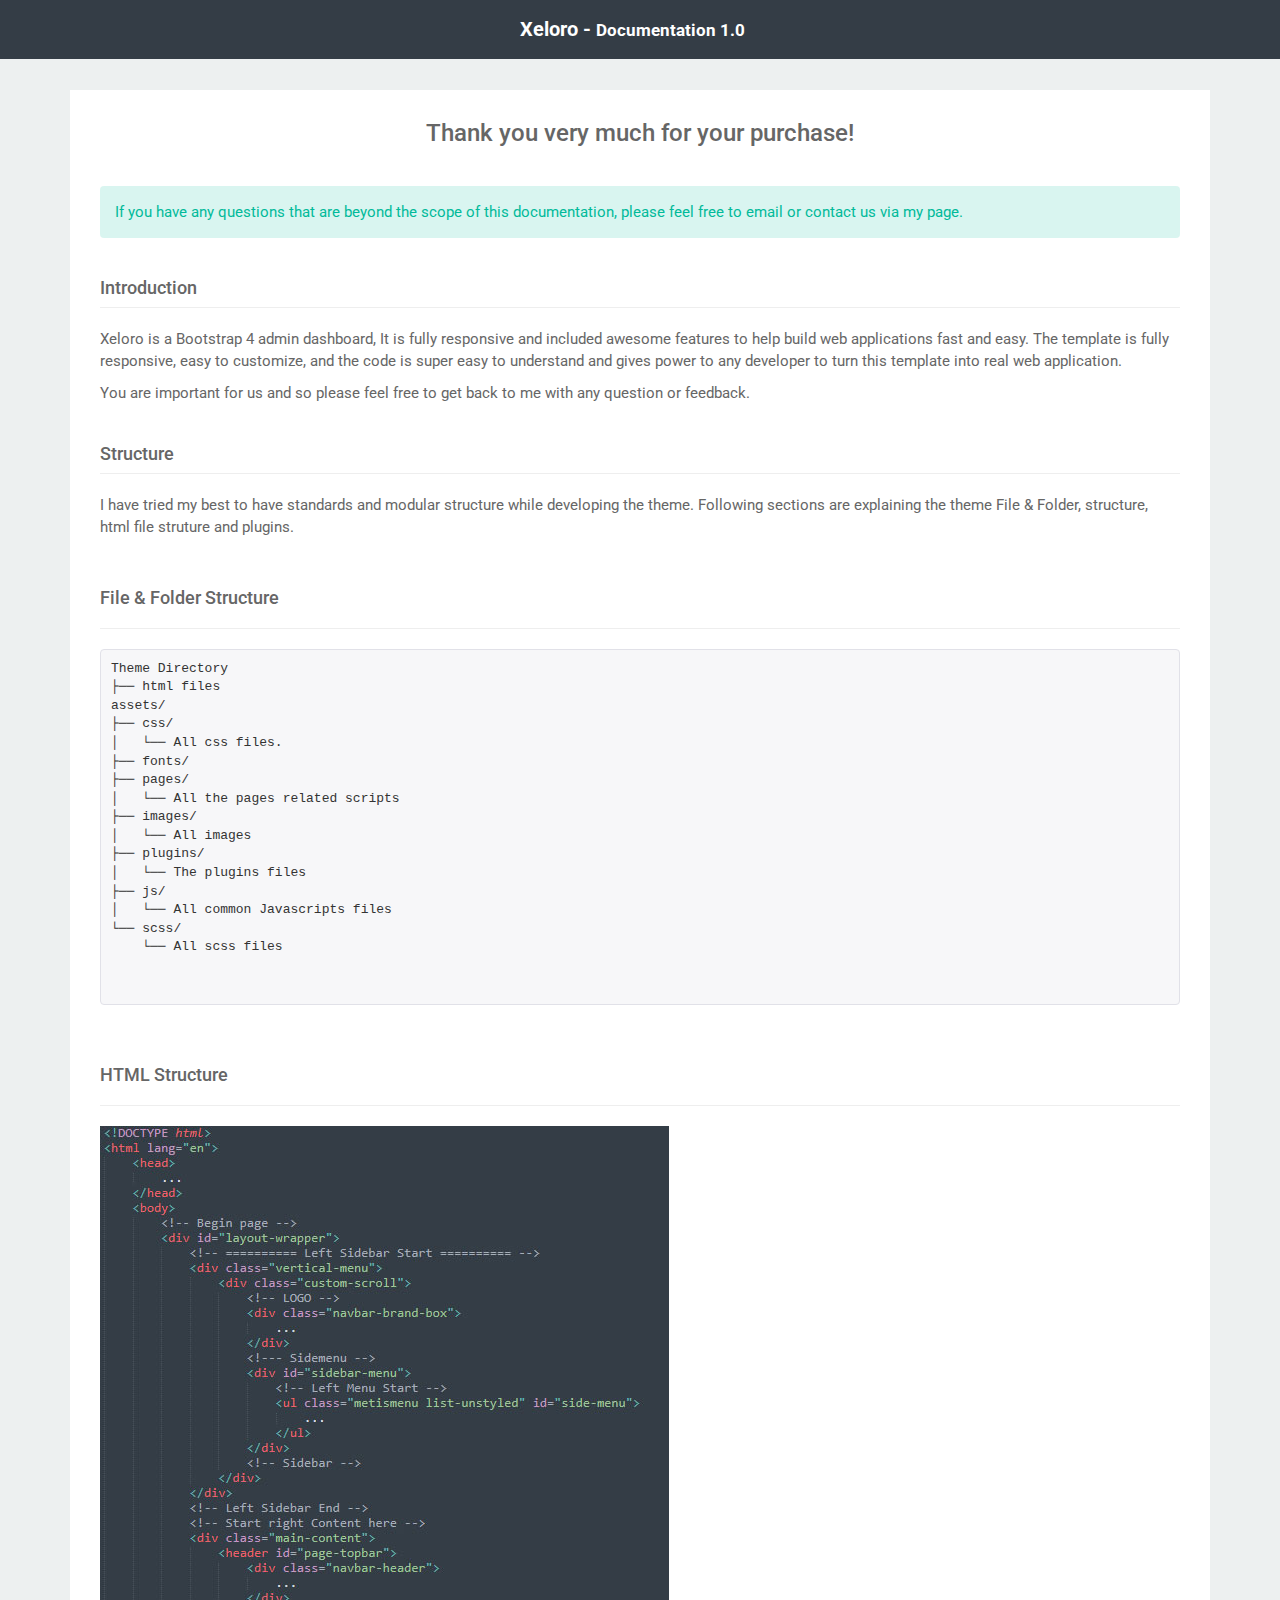
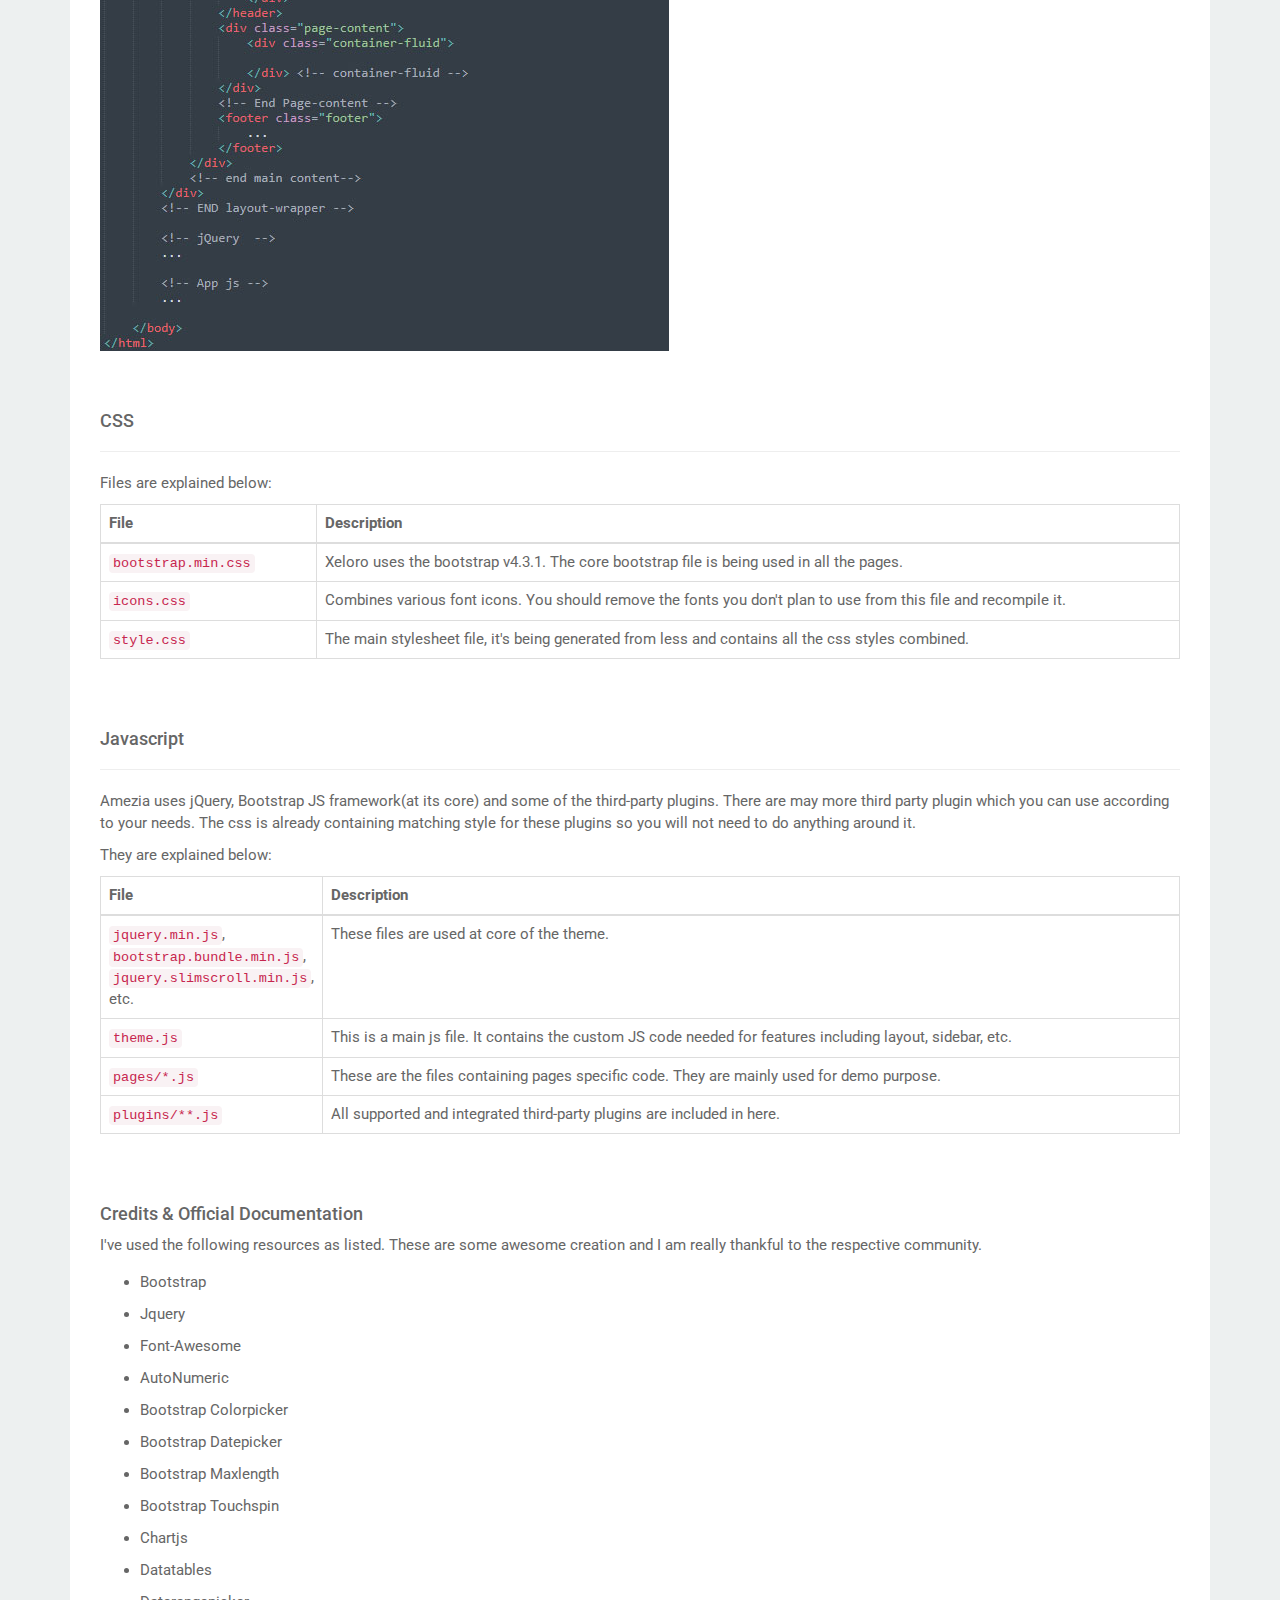
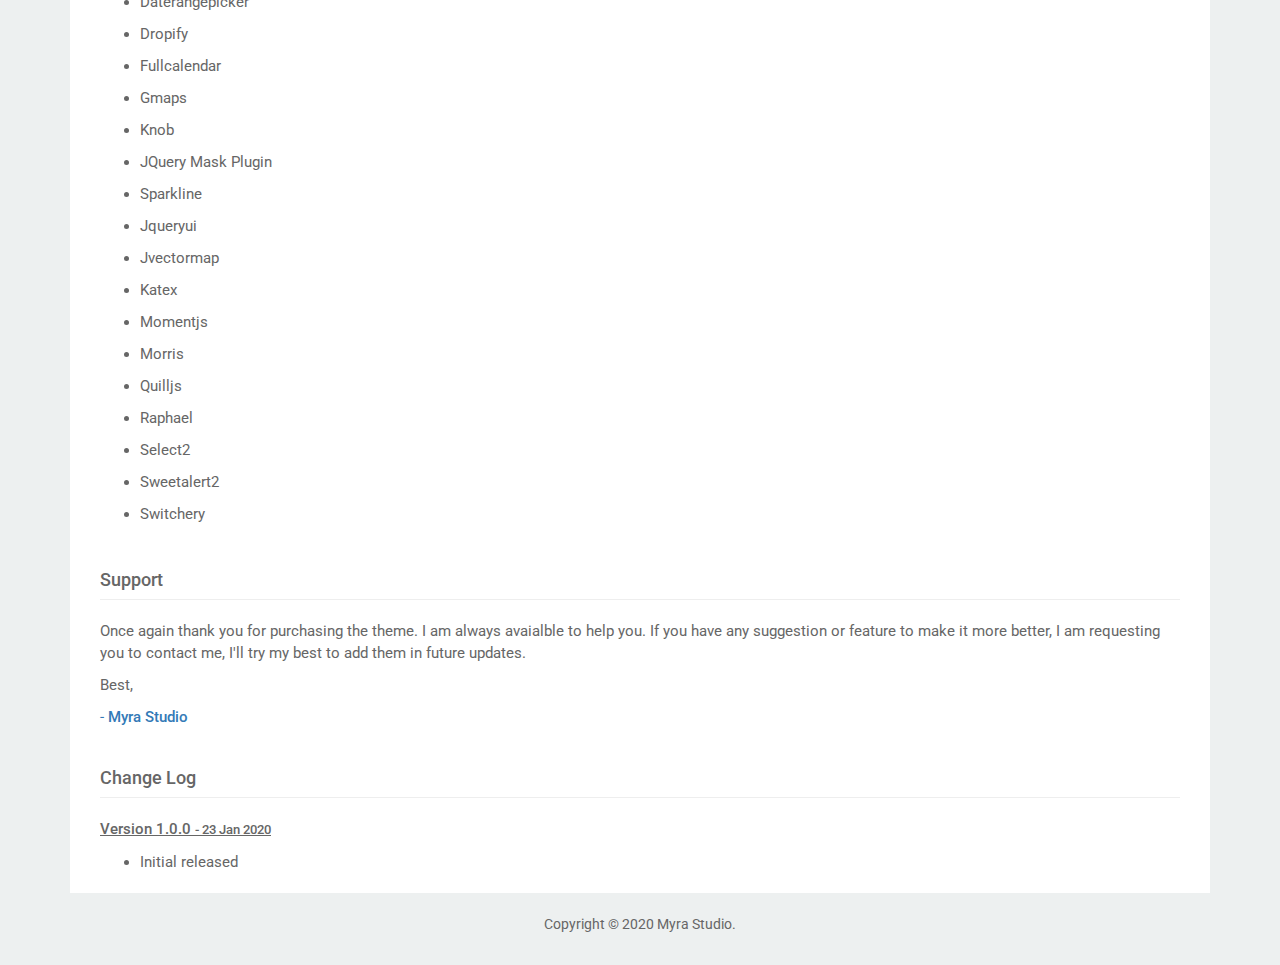
<file: plantilla/Documentation/index.html>
<!DOCTYPE html>
<html lang="en">

<head>
	<meta charset="utf-8" />
    <title> Xeloro - Admin & Dashboard Template</title>
    <meta name="viewport" content="width=device-width, initial-scale=1, shrink-to-fit=no">
    <meta content="Premium Multipurpose Admin & Dashboard Template" name="description" />
    <meta content="MyraStudio" name="author" />
    <meta http-equiv="X-UA-Compatible" content="IE=edge" />

    <link rel="shortcut icon" href="favicon.ico">

	<!-- Google-Fonts -->
	<link href="https://fonts.googleapis.com/css?family=Roboto:400,500,700" rel="stylesheet">

	<!-- Bootstrap Core CSS -->
	<link href="css/bootstrap.min.css" rel="stylesheet">

	<link rel="stylesheet" type="text/css" href="css/prettify.css" />

	<!-- Custom CSS -->
	<link href="css/styles.css" rel="stylesheet">

</head>

<body>

	<nav class="navbar navbar-default navbar-fixed-top">
  <div class="container">
    <!-- Brand and toggle get grouped for better mobile display -->
    <div class="navbar-header">
     
      <a class="navbar-brand" href="#">Xeloro - <small>Documentation 1.0</small></a>
    </div>

    <!-- Collect the nav links, forms, and other content for toggling -->
    <div class="collapse navbar-collapse" id="bs-example-navbar-collapse-1">
      
    </div><!-- /.navbar-collapse -->
  </div><!-- /.container-fluid -->
</nav>


	<div id="wrapper">

		<!-- Page Content -->
		<div id="page-content-wrapper">
			<div class="container">
				<div class="row">
					<div class="col-lg-12">
						<div class="right-bar">

							<div id="intro" class="com-container">

								<div id="structure" class="com-container">
									<h3 class="text-center">Thank you very much for your purchase!</h3>
									<div class="p-t-20">
											<div class="alert alert-success alert-dismissable">
												<p>If you have any questions that are beyond the scope of this documentation, please feel free to email or contact us via my page.</p>
											</div>
									</div>
								</div>

								<h4 class="page-header">Introduction</h4>

								<p>Xeloro is a Bootstrap 4 admin dashboard, It is fully responsive and included awesome features to help build web applications fast and easy. The template is fully responsive, easy to customize, and the code is super easy to understand and gives power to any developer to turn this template into real web application.
								</p>
								<p>
									You are important for us and so please feel free to get back to me with any question or feedback.
								</p>
								



									<div id="structure" class="com-container">
										<h4 class="page-header">Structure</h4>
										<p>I have tried my best to have standards and modular structure while developing the theme. Following sections are explaining the theme File &amp; Folder, structure, html file struture and plugins.</p>

										<div class="row p-t-20">
											<div class="col-sm-12">
												<h4>File &amp; Folder Structure</h4>
												<hr/>

												<pre class="prettyprint">
Theme Directory
├── html files
assets/
├── css/
│   └── All css files.
├── fonts/
├── pages/
│   └── All the pages related scripts
├── images/
│   └── All images
├── plugins/
│   └── The plugins files
├── js/
│   └── All common Javascripts files 
└── scss/
    └── All scss files


</pre>
										

											<div class="row">
												<div class="col-sm-12 p-t-30">
													<h4 class="title-main">HTML Structure</h4>
													<hr/>
													<p>
														<img src="html.jpg" alt="" class="img-responsive">
													</p>
												</div>
											</div>

											<div class="row">
												<div class="col-sm-12 p-t-30">
												<h4 class="title-main">CSS</h4>
												<hr/>
												
                                                <p>Files are explained below: </p>

                                                <table class="table table-bordered m-0">
													<thead>
														<tr>
															<th style="width: 20%;"><i class="ti-file"></i> File</th>
															<th>Description</th>
														</tr>
													</thead>
													<tbody>
														<tr>
															<td>
                                                                <code>bootstrap.min.css</code>
                                                            </td>
                                                            <td>
                                                                Xeloro uses the bootstrap v4.3.1. The core bootstrap file is being used in all the pages.
                                                            </td>
														</tr>

                                                         <tr>
															<td>
                                                                <code>icons.css</code>
                                                            </td>
                                                            <td>
                                                                Combines various font icons. You should remove the fonts you don't plan to use from this file and recompile it.
                                                            </td>
														</tr>
														<tr>
															<td>
                                                                <code>style.css</code>
                                                            </td>
                                                            <td>
                                                                The main stylesheet file, it's being generated from less and contains all the css styles combined.
                                                            </td>
														</tr>
                                                    </tbody>
                                                </table>

                                               
											</div>
											</div>
										</div>

										<div class="col-sm-12 p-t-30">
											<h4 class="title-main">Javascript</h4>
											<hr/>
											<p class="m-t-20">
                                                Amezia uses jQuery, Bootstrap JS framework(at its core) and some of the third-party plugins. There are may more third party plugin which you can use according to your needs. The css is already containing matching style for these plugins so you will not need to do anything around it.
                                            </p>

                                            <p>They are explained below: </p>

                                            <table class="table table-bordered m-0">
												<thead>
													<tr>
														<th style="width: 20%;"><i class="ti-file"></i> File</th>
														<th>Description</th>
													</tr>
												</thead>
												<tbody>
													<tr>
														<td>
                                                            <code>jquery.min.js</code>, <code>bootstrap.bundle.min.js</code>,
                                                            <code>jquery.slimscroll.min.js</code>, etc.
                                                            <!-- TODO -->
                                                        </td>
                                                        <td>
                                                            These files are used at core of the theme.
                                                        </td>
													</tr>
                                                    <tr>
														<td>
                                                            <code>theme.js</code>
                                                        </td>
                                                        <td>
                                                            This is a main js file. It contains the custom JS code needed for features including
                                                            layout, sidebar, etc.
                                                        </td>
													</tr>

                                                    <tr>
														<td>
                                                            <code>pages/*.js</code>
                                                        </td>
                                                        <td>
                                                            These are the files containing pages specific code. They are mainly used for demo purpose.
                                                        </td>
													</tr>

                                                    <tr>
														<td>
                                                            <code>plugins/**.js</code>
                                                        </td>
                                                        <td>
                                                            All supported and integrated third-party plugins are included in here.
                                                        </td>
													</tr>
                                                </tbody>
                                            </table>
										</div>
									</div>


										<div id="credits" class="com-container">
											<h4 class="title-main">Credits &amp; Official Documentation</h4>
											<p>I've used the following resources as listed. These are some awesome creation and I am really thankful to the respective community.</p>

											<ul class="credit-list">
								                <li><a href="http://getbootstrap.com/">Bootstrap</a></li>
								                <li><a href="https://jquery.com/">Jquery</a></li>
								                <li><a href="http://fortawesome.github.io/Font-Awesome/">Font-Awesome</a></li>
								                <li><a href="https://github.com/autoNumeric/autoNumeric">AutoNumeric</a></li>
								                <li><a href="https://farbelous.io/bootstrap-colorpicker/">Bootstrap Colorpicker</a></li>
								                <li><a href="https://github.com/uxsolutions/bootstrap-datepicker">Bootstrap Datepicker</a></li>
								                <li><a href="https://github.com/mimo84/bootstrap-maxlength">Bootstrap Maxlength</a></li>
								                <li><a href="http://www.virtuosoft.eu/code/bootstrap-touchspin/">Bootstrap Touchspin</a></li>
								                <li><a href="https://www.chartjs.org/">Chartjs</a></li>
								                <li><a href="https://datatables.net/">Datatables</a></li>
								                <li><a href="http://www.daterangepicker.com/">Daterangepicker</a></li>
								                <li><a href="http://jeremyfagis.github.io/dropify/">Dropify</a></li>
								                <li><a href="https://fullcalendar.io/">Fullcalendar</a></li>
								                <li><a href="https://github.com/hpneo/gmaps">Gmaps</a></li>
								                <li><a href="http://anthonyterrien.com/demo/knob/">Knob</a></li>
								                <li><a href="https://github.com/igorescobar/jQuery-Mask-Plugin">JQuery Mask Plugin</a></li>
								                <li><a href="https://omnipotent.net/jquery.sparkline/#s-about">Sparkline</a></li>
								                <li><a href="https://jqueryui.com/">Jqueryui</a></li>
								                <li><a href="http://jvectormap.com/">Jvectormap</a></li>
								                <li><a href="https://katex.org/">Katex</a></li>
								                <li><a href="https://momentjs.com/">Momentjs</a></li>
								                <li><a href="https://morrisjs.github.io/morris.js/">Morris</a></li>
								                <li><a href="https://quilljs.com/">Quilljs</a></li>
								                <li><a href="https://dmitrybaranovskiy.github.io/raphael/">Raphael</a></li>
								                <li><a href="https://select2.org/">Select2</a></li>
								                <li><a href="https://sweetalert2.github.io/">Sweetalert2</a></li>
								                <li><a href="https://abpetkov.github.io/switchery/">Switchery</a></li>
								            </ul>
										</div>

										<div id="support" class="com-container">
											<h4 class="page-header">Support</h4>
											<p class="m-t-20">
                                                Once again thank you for purchasing the theme. I am always avaialble to help you. If you have any suggestion or feature to make it more better, I am requesting you to contact me, I'll try my best to add them in future updates.
                                            </p>

                                                <p>
                                                    Best,
                                                </p>
                                                <p class="text-primary">
                                                    - <strong>Myra Studio</strong>
                                                </p>
										</div>

										<div id="changelog" class="com-container">
											<h4 class="page-header">Change Log</h4>

											
											<p style="text-decoration: underline; font-weight: 900;"><strong>Version 1.0.0 <small>- 23 Jan 2020</small></strong></p>
											
											<ul>
												<li>
													Initial released
												</li>
											</ul>
										</div>

									</div>
								</div>
							</div>
						</div>
					</div>
					<!-- /#page-content-wrapper -->

					<div class="text-center">
						<p class="copy">Copyright © 2020 Myra Studio.</p>
					</div>
				</div>
				<!-- /#wrapper -->

				<!-- jQuery -->
				<script src="js/jquery.js"></script>

				<!-- Bootstrap Core JavaScript -->
				<script src="js/bootstrap.min.js"></script>

				<script src="js/jquery.easing.min.js"></script>

				<script type="text/javascript" src="js/prettify.js"></script>

	</body>

</html>
</file>
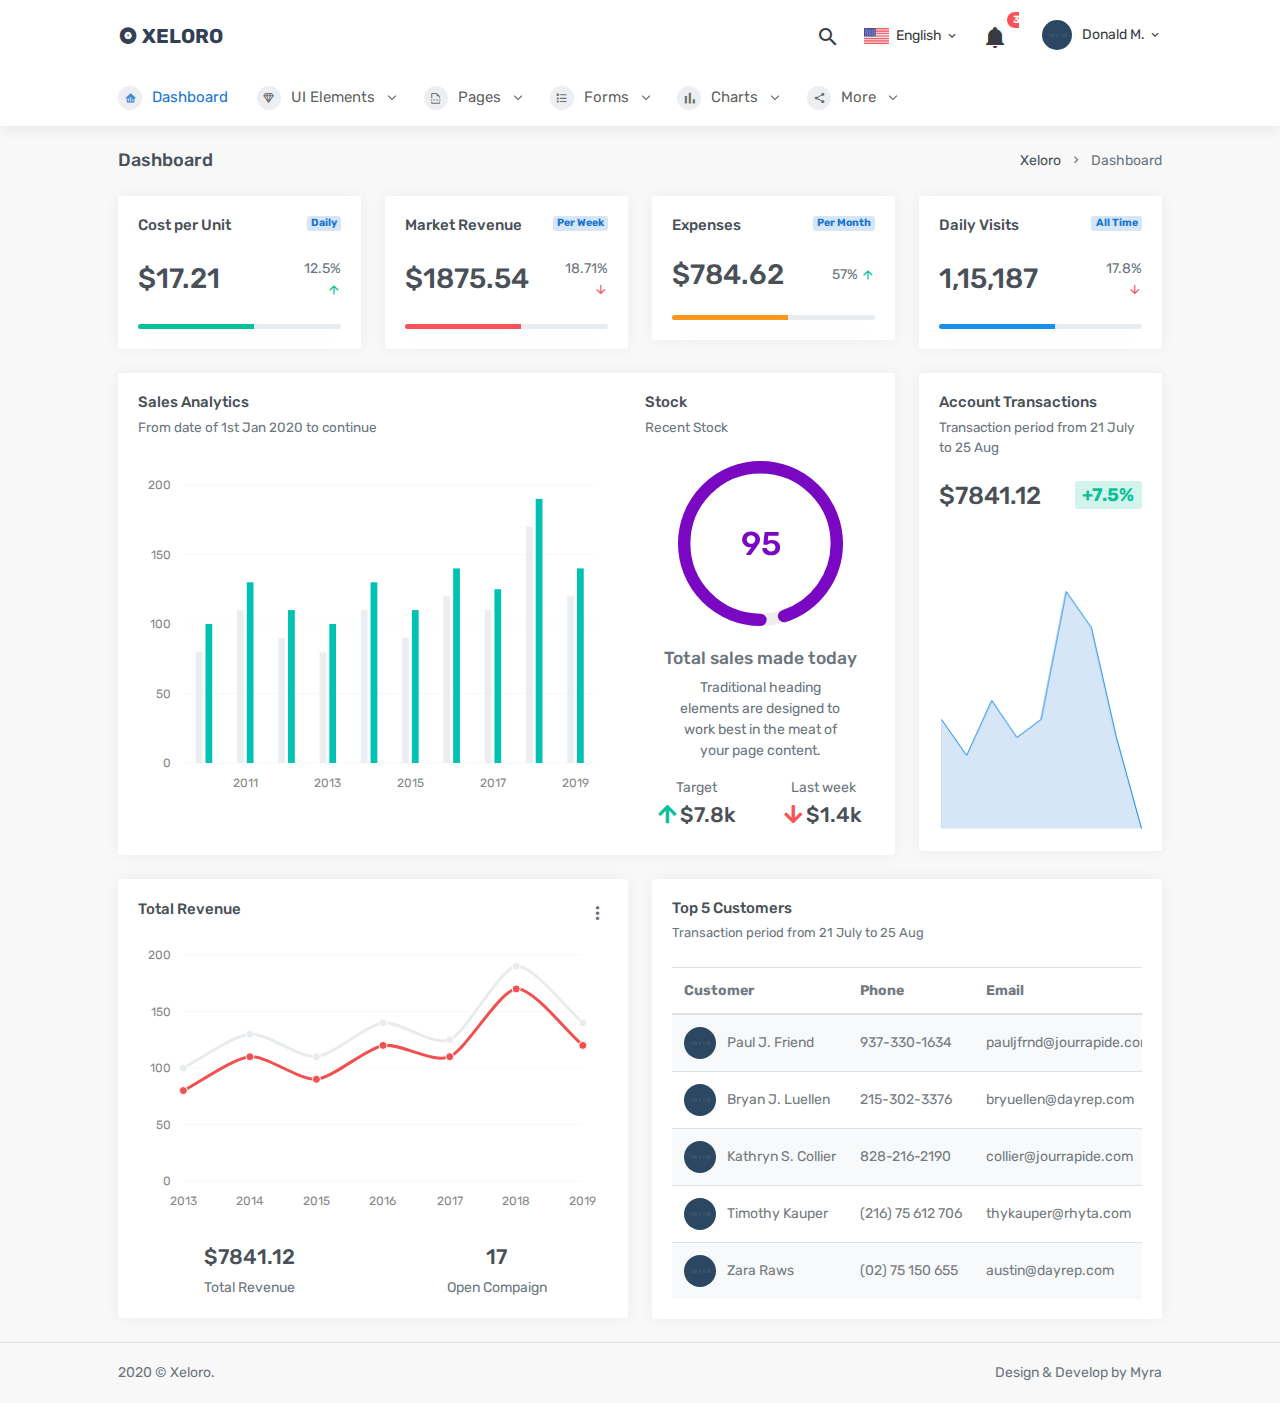
<file: plantilla/Admin/horizontal/index.html>
<!DOCTYPE html>
<html lang="en">

    <head>
        <meta charset="utf-8" />
        <title>Xeloro - Admin & Dashboard Template</title>
        <meta name="viewport" content="width=device-width, initial-scale=1, shrink-to-fit=no">
        <meta content="Premium Multipurpose Admin & Dashboard Template" name="description" />
        <meta content="MyraStudio" name="author" />
        <meta http-equiv="X-UA-Compatible" content="IE=edge" />

        <!-- App favicon -->
        <link rel="shortcut icon" href="assets/images/favicon.ico">

        <!-- App css -->
        <link href="assets/css/bootstrap.min.css" rel="stylesheet" type="text/css" />
        <link href="assets/css/icons.min.css" rel="stylesheet" type="text/css" />
        <link href="assets/css/theme.min.css" rel="stylesheet" type="text/css" />

    </head>

    <body>

        <!-- Begin page -->
        <div id="layout-wrapper">

            <div class="main-content">

                <header id="page-topbar">
                    <div class="navbar-header">
                        <!-- LOGO -->
                        <div class="navbar-brand-box d-flex align-items-left">
                            <a href="index.html" class="logo">
                                <i class="mdi mdi-album"></i>
                                <span>
                                    Xeloro
                                </span>
                            </a>

                            <button type="button" class="btn btn-sm mr-2 font-size-16 d-lg-none header-item waves-effect waves-light" data-toggle="collapse" data-target="#topnav-menu-content">
                                <i class="fa fa-fw fa-bars"></i>
                            </button>
                        </div>
        
                        <div class="d-flex align-items-center">
        
                            <div class="dropdown d-inline-block ml-2">
                                <button type="button" class="btn header-item noti-icon waves-effect waves-light" id="page-header-search-dropdown"
                                    data-toggle="dropdown" aria-haspopup="true" aria-expanded="false">
                                    <i class="mdi mdi-magnify"></i>
                                </button>
                                <div class="dropdown-menu dropdown-menu-lg dropdown-menu-right p-0"
                                    aria-labelledby="page-header-search-dropdown">
                                    
                                    <form class="p-3">
                                        <div class="form-group m-0">
                                            <div class="input-group">
                                                <input type="text" class="form-control" placeholder="Search ..." aria-label="Recipient's username">
                                                <div class="input-group-append">
                                                    <button class="btn btn-primary" type="submit"><i class="mdi mdi-magnify"></i></button>
                                                </div>
                                            </div>
                                        </div>
                                    </form>
                                </div>
                            </div>
        
                            <div class="dropdown d-inline-block">
                                <button type="button" class="btn header-item waves-effect waves-light"
                                    data-toggle="dropdown" aria-haspopup="true" aria-expanded="false">
                                    <img class="" src="assets/images/flags/us.jpg" alt="Header Language" height="16">
                                    <span class="d-none d-sm-inline-block ml-1">English</span>
                                    <i class="mdi mdi-chevron-down d-none d-sm-inline-block"></i>
                                </button>
                                <div class="dropdown-menu dropdown-menu-right">
                                    
                                    <!-- item-->
                                    <a href="javascript:void(0);" class="dropdown-item notify-item">
                                        <img src="assets/images/flags/spain.jpg" alt="user-image" class="mr-1" height="12"> <span class="align-middle">Spanish</span>
                                    </a>
        
                                    <!-- item-->
                                    <a href="javascript:void(0);" class="dropdown-item notify-item">
                                        <img src="assets/images/flags/germany.jpg" alt="user-image" class="mr-1" height="12"> <span class="align-middle">German</span>
                                    </a>
        
                                    <!-- item-->
                                    <a href="javascript:void(0);" class="dropdown-item notify-item">
                                        <img src="assets/images/flags/italy.jpg" alt="user-image" class="mr-1" height="12"> <span class="align-middle">Italian</span>
                                    </a>
        
                                    <!-- item-->
                                    <a href="javascript:void(0);" class="dropdown-item notify-item">
                                        <img src="assets/images/flags/russia.jpg" alt="user-image" class="mr-1" height="12"> <span class="align-middle">Russian</span>
                                    </a>
                                </div>
                            </div>
        
                            <div class="dropdown d-inline-block">
                                <button type="button" class="btn header-item noti-icon waves-effect waves-light" id="page-header-notifications-dropdown"
                                    data-toggle="dropdown" aria-haspopup="true" aria-expanded="false">
                                    <i class="mdi mdi-bell"></i>
                                    <span class="badge badge-danger badge-pill">3</span>
                                </button>
                                <div class="dropdown-menu dropdown-menu-lg dropdown-menu-right p-0"
                                    aria-labelledby="page-header-notifications-dropdown">
                                    <div class="p-3">
                                        <div class="row align-items-center">
                                            <div class="col">
                                                <h6 class="m-0"> Notifications </h6>
                                            </div>
                                            <div class="col-auto">
                                                <a href="#!" class="small"> View All</a>
                                            </div>
                                        </div>
                                    </div>
                                    <div data-simplebar style="max-height: 230px;">
                                        <a href="" class="text-reset notification-item">
                                            <div class="media">
                                                <img src="assets/images/users/avatar-2.jpg"
                                                    class="mr-3 rounded-circle avatar-xs" alt="user-pic">
                                                <div class="media-body">
                                                    <h6 class="mt-0 mb-1">Samuel Coverdale</h6>
                                                    <p class="font-size-12 mb-1">You have new follower on Instagram</p>
                                                    <p class="font-size-12 mb-0 text-muted"><i class="mdi mdi-clock-outline"></i> 2 min ago</p>
                                                </div>
                                            </div>
                                        </a>
                                        <a href="" class="text-reset notification-item">
                                            <div class="media">
                                                <div class="avatar-xs mr-3">
                                                    <span class="avatar-title bg-success rounded-circle">
                                                        <i class="mdi mdi-cloud-download-outline"></i>
                                                    </span>
                                                </div>
                                                <div class="media-body">
                                                    <h6 class="mt-0 mb-1">Download Available !</h6>
                                                    <p class="font-size-12 mb-1">Latest version of admin is now available. Please download here.</p>
                                                    <p class="font-size-12 mb-0 text-muted"><i class="mdi mdi-clock-outline"></i> 4 hours ago</p>
                                                </div>
                                            </div>
                                        </a>
                                        <a href="" class="text-reset notification-item">
                                            <div class="media">
                                                <img src="assets/images/users/avatar-3.jpg"
                                                    class="mr-3 rounded-circle avatar-xs" alt="user-pic">
                                                <div class="media-body">
                                                    <h6 class="mt-0 mb-1">Victoria Mendis</h6>
                                                    <p class="font-size-12 mb-1">Just upgraded to premium account.</p>
                                                    <p class="font-size-12 mb-0 text-muted"><i class="mdi mdi-clock-outline"></i> 1 day ago</p>
                                                </div>
                                            </div>
                                        </a>
                                    </div>
                                    <div class="p-2 border-top">
                                        <a class="btn btn-sm btn-light btn-block text-center" href="javascript:void(0)">
                                            <i class="mdi mdi-arrow-down-circle mr-1"></i> Load More..
                                        </a>
                                    </div>
                                </div>
                            </div>
        
                            <div class="dropdown d-inline-block ml-2">
                                <button type="button" class="btn header-item waves-effect waves-light"
                                    data-toggle="dropdown" aria-haspopup="true" aria-expanded="false">
                                    <img class="rounded-circle header-profile-user" src="assets/images/users/avatar-3.jpg"
                                        alt="Header Avatar">
                                    <span class="d-none d-sm-inline-block ml-1">Donald M.</span>
                                    <i class="mdi mdi-chevron-down d-none d-sm-inline-block"></i>
                                </button>
                                <div class="dropdown-menu dropdown-menu-right">
                                    <a class="dropdown-item d-flex align-items-center justify-content-between" href="javascript:void(0)">
                                        <span>Inbox</span>
                                        <span>
                                            <span class="badge badge-pill badge-info">3</span>
                                        </span>
                                    </a>
                                    <a class="dropdown-item d-flex align-items-center justify-content-between" href="javascript:void(0)">
                                        <span>Profile</span>
                                        <span>
                                            <span class="badge badge-pill badge-warning">1</span>
                                        </span>
                                    </a>
                                    <a class="dropdown-item d-flex align-items-center justify-content-between" href="javascript:void(0)">
                                        Settings
                                    </a>
                                    <a class="dropdown-item d-flex align-items-center justify-content-between" href="javascript:void(0)">
                                        <span>Lock Account</span>
                                    </a>
                                    <a class="dropdown-item d-flex align-items-center justify-content-between" href="javascript:void(0)">
                                        <span>Log Out</span>
                                    </a>
                                </div>
                            </div>
                            
                        </div>
                    </div>
                </header>

                <div class="topnav">
                    <div class="container-fluid">
                        <nav class="navbar navbar-light navbar-expand-lg topnav-menu">
                            
                            <div class="collapse navbar-collapse" id="topnav-menu-content">
                                <ul class="navbar-nav">
                                    <li class="nav-item">
                                        <a class="nav-link" href="index.html">
                                            <i class="mdi mdi-home-analytics"></i>Dashboard
                                        </a>
                                    </li>
                                
                                    <li class="nav-item dropdown">
                                        <a class="nav-link dropdown-toggle arrow-none" href="#" id="topnav-components" role="button" data-toggle="dropdown" aria-haspopup="true" aria-expanded="false">
                                            <i class="mdi mdi-diamond-stone"></i>UI Elements <div class="arrow-down"></div>
                                        </a>
                                        <div class="dropdown-menu" aria-labelledby="topnav-components">
                                            <a href="ui-buttons.html" class="dropdown-item">Buttons</a>
                                            <a href="ui-cards.html" class="dropdown-item">Cards</a>
                                            <a href="ui-carousel.html" class="dropdown-item">Carousel</a>
                                            <a href="ui-embeds.html" class="dropdown-item">Embeds</a>
                                            <a href="ui-general.html" class="dropdown-item">General</a>
                                            <a href="ui-grid.html" class="dropdown-item">Grid</a>
                                            <a href="ui-media-objects.html" class="dropdown-item">Media Objects</a>
                                            <a href="ui-modals.html" class="dropdown-item">Modals</a>
                                            <a href="ui-progressbars.html" class="dropdown-item">Progress Bars</a>
                                            <a href="ui-tabs.html" class="dropdown-item">Tabs</a>
                                            <a href="ui-typography.html" class="dropdown-item">Typography</a>
                                            <a href="ui-toasts.html" class="dropdown-item">Toasts</a>
                                            <a href="ui-tooltips-popovers.html" class="dropdown-item">Tooltips & Popovers</a>
                                            <a href="ui-scrollspy.html" class="dropdown-item">Scrollspy</a>
                                            <a href="ui-spinners.html" class="dropdown-item">Spinners</a>
                                            <a href="ui-sweetalerts.html" class="dropdown-item">Sweet Alerts</a>
                                        </div>
                                    </li>

                                    <li class="nav-item dropdown">
                                        <a class="nav-link dropdown-toggle arrow-none" href="#" id="topnav-pages" role="button" data-toggle="dropdown" aria-haspopup="true" aria-expanded="false">
                                            <i class="mdi mdi-format-page-break"></i>Pages <div class="arrow-down"></div>
                                        </a>
                                        <div class="dropdown-menu" aria-labelledby="topnav-pages">
                                            <div class="dropdown">
                                                <a class="dropdown-item dropdown-toggle arrow-none" href="#" id="topnav-auth" role="button" data-toggle="dropdown" aria-haspopup="true" aria-expanded="false">
                                                    Auth Pages <div class="arrow-down"></div>
                                                </a>
                                                <div class="dropdown-menu" aria-labelledby="topnav-auth">
                                                    <a href="auth-login.html" class="dropdown-item">Login</a>
                                                    <a href="auth-register.html" class="dropdown-item">Register</a>
                                                    <a href="auth-recoverpw.html" class="dropdown-item">Recover Password</a>
                                                    <a href="auth-lock-screen.html" class="dropdown-item">Lock Screen</a>
                                                    <a href="auth-404.html" class="dropdown-item">Error 404</a>
                                                    <a href="auth-500.html" class="dropdown-item">Error 500</a>
                                                </div>
                                            </div>
                                            <a href="pages-invoice.html" class="dropdown-item">Invoice</a>
                                            <a href="pages-starter.html" class="dropdown-item">Starter Page</a>
                                            <a href="pages-maintenance.html" class="dropdown-item">Maintenance</a>
                                            <a href="pages-faqs.html" class="dropdown-item">FAQs</a>
                                            <a href="pages-pricing.html" class="dropdown-item">Pricing</a>
                                        </div>
                                    </li>

                                   

                                    <li class="nav-item dropdown">
                                        <a class="nav-link dropdown-toggle arrow-none" href="#" id="topnav-forms" role="button" data-toggle="dropdown" aria-haspopup="true" aria-expanded="false">
                                            <i class="mdi mdi-format-list-bulleted-type"></i>Forms <div class="arrow-down"></div>
                                        </a>
                                        <div class="dropdown-menu" aria-labelledby="topnav-forms">
                                            <a href="forms-elements.html" class="dropdown-item">Elements</a>
                                            <a href="forms-plugins.html" class="dropdown-item">Plugins</a>
                                            <a href="forms-validation.html" class="dropdown-item">Validation</a>
                                            <a href="forms-mask.html" class="dropdown-item">Masks</a>
                                            <a href="forms-quilljs.html" class="dropdown-item">Quilljs</a>
                                            <a href="forms-uploads.html" class="dropdown-item">File Uploads</a>
                                        </div>
                                    </li>

                                    <li class="nav-item dropdown">
                                        <a class="nav-link dropdown-toggle arrow-none" href="#" id="topnav-charts" role="button" data-toggle="dropdown" aria-haspopup="true" aria-expanded="false">
                                            <i class="mdi mdi-poll"></i>Charts <div class="arrow-down"></div>
                                        </a>
                                        <div class="dropdown-menu" aria-labelledby="topnav-charts">
                                            <a href="charts-morris.html" class="dropdown-item">Morris</a>
                                            <a href="charts-google.html" class="dropdown-item">Google</a>
                                            <a href="charts-chartjs.html" class="dropdown-item">Chartjs</a>
                                            <a href="charts-sparkline.html" class="dropdown-item">Sparkline</a>
                                            <a href="charts-knob.html" class="dropdown-item">Jquery Knob</a>
                                        </div>
                                    </li>

                                    <li class="nav-item dropdown">
                                        <a class="nav-link dropdown-toggle arrow-none" href="#" id="topnav-more" role="button" data-toggle="dropdown" aria-haspopup="true" aria-expanded="false">
                                            <i class="mdi mdi-share-variant"></i>More <div class="arrow-down"></div>
                                        </a>
                                        <div class="dropdown-menu" aria-labelledby="topnav-more">
                                            <a href="calendar.html" class="dropdown-item">Calendar</a>
                                            <div class="dropdown">
                                                <a class="dropdown-item dropdown-toggle arrow-none" href="#" id="topnav-tables" role="button" data-toggle="dropdown" aria-haspopup="true" aria-expanded="false">
                                                    Tables <div class="arrow-down"></div>
                                                </a>
                                                <div class="dropdown-menu" aria-labelledby="topnav-tables">
                                                    <a href="tables-basic.html" class="dropdown-item">Basic Tables</a>
                                                    <a href="tables-datatables.html" class="dropdown-item">Data Tables</a>
                                                </div>
                                            </div>
                                            <div class="dropdown">
                                                <a class="dropdown-item dropdown-toggle arrow-none" href="#" id="topnav-icons" role="button" data-toggle="dropdown" aria-haspopup="true" aria-expanded="false">
                                                    Icons <div class="arrow-down"></div>
                                                </a>
                                                <div class="dropdown-menu" aria-labelledby="topnav-icons">
                                                    <a href="icons-feather.html" class="dropdown-item">Feather Icons</a>
                                                    <a href="icons-materialdesign.html" class="dropdown-item">Material Design</a>
                                                    <a href="icons-dripicons.html" class="dropdown-item">Dripicons</a>
                                                    <a href="icons-fontawesome.html" class="dropdown-item">Font awesome</a>
                                                </div>
                                            </div>
                                            <div class="dropdown">
                                                <a class="dropdown-item dropdown-toggle arrow-none" href="#" id="topnav-maps" role="button" data-toggle="dropdown" aria-haspopup="true" aria-expanded="false">
                                                    Maps <div class="arrow-down"></div>
                                                </a>
                                                <div class="dropdown-menu" aria-labelledby="topnav-maps">
                                                    <a href="maps-google.html" class="dropdown-item">Google Maps</a>
                                                    <a href="maps-vector.html" class="dropdown-item">Vector Maps</a>
                                                </div>
                                            </div>
                                        </div>
                                    </li>

                                </ul>
                            </div>
                        </nav>
                    </div>
                </div>                

                <div class="page-content">
                    <div class="container-fluid">
                        <!-- start page title -->
                        <div class="row">
                            <div class="col-12">
                                <div class="page-title-box d-flex align-items-center justify-content-between">
                                    <h4 class="mb-0 font-size-18">Dashboard</h4>
    
                                    <div class="page-title-right">
                                        <ol class="breadcrumb m-0">
                                            <li class="breadcrumb-item"><a href="javascript: void(0);">Xeloro</a></li>
                                            <li class="breadcrumb-item active">Dashboard</li>
                                        </ol>
                                    </div>
                                    
                                </div>
                            </div>
                        </div>     
                        <!-- end page title -->
    
                        <div class="row">
                            <div class="col-md-6 col-xl-3">
                                <div class="card">
                                    <div class="card-body">
                                        <div class="mb-4">
                                            <span class="badge badge-soft-primary float-right">Daily</span>
                                            <h5 class="card-title mb-0">Cost per Unit</h5>
                                        </div>
                                        <div class="row d-flex align-items-center mb-4">
                                            <div class="col-8">
                                                <h2 class="d-flex align-items-center mb-0">
                                                    $17.21
                                                </h2>
                                            </div>
                                            <div class="col-4 text-right">
                                                <span class="text-muted">12.5% <i
                                                        class="mdi mdi-arrow-up text-success"></i></span>
                                            </div>
                                        </div>

                                        <div class="progress shadow-sm" style="height: 5px;">
                                            <div class="progress-bar bg-success" role="progressbar" style="width: 57%;">
                                            </div>
                                        </div>
                                    </div>
                                    <!--end card body-->
                                </div><!-- end card-->
                            </div> <!-- end col-->

                            <div class="col-md-6 col-xl-3">
                                <div class="card">
                                    <div class="card-body">
                                        <div class="mb-4">
                                            <span class="badge badge-soft-primary float-right">Per Week</span>
                                            <h5 class="card-title mb-0">Market Revenue</h5>
                                        </div>
                                        <div class="row d-flex align-items-center mb-4">
                                            <div class="col-8">
                                                <h2 class="d-flex align-items-center mb-0">
                                                    $1875.54
                                                </h2>
                                            </div>
                                            <div class="col-4 text-right">
                                                <span class="text-muted">18.71% <i
                                                        class="mdi mdi-arrow-down text-danger"></i></span>
                                            </div>
                                        </div>

                                        <div class="progress shadow-sm" style="height: 5px;">
                                            <div class="progress-bar bg-danger" role="progressbar" style="width: 57%;">
                                            </div>
                                        </div>
                                    </div>
                                    <!--end card body-->
                                </div><!-- end card-->
                            </div> <!-- end col-->

                            <div class="col-md-6 col-xl-3">
                                <div class="card">
                                    <div class="card-body">
                                        <div class="mb-4">
                                            <span class="badge badge-soft-primary float-right">Per Month</span>
                                            <h5 class="card-title mb-0">Expenses</h5>
                                        </div>
                                        <div class="row d-flex align-items-center mb-4">
                                            <div class="col-8">
                                                <h2 class="d-flex align-items-center mb-0">
                                                    $784.62
                                                </h2>
                                            </div>
                                            <div class="col-4 text-right">
                                                <span class="text-muted">57% <i
                                                        class="mdi mdi-arrow-up text-success"></i></span>
                                            </div>
                                        </div>

                                        <div class="progress shadow-sm" style="height: 5px;">
                                            <div class="progress-bar bg-warning" role="progressbar" style="width: 57%;">
                                            </div>
                                        </div>
                                    </div>
                                    <!--end card body-->
                                </div>
                                <!--end card-->
                            </div> <!-- end col-->

                            <div class="col-md-6 col-xl-3">
                                <div class="card">
                                    <div class="card-body">
                                        <div class="mb-4">
                                            <span class="badge badge-soft-primary float-right">All Time</span>
                                            <h5 class="card-title mb-0">Daily Visits</h5>
                                        </div>
                                        <div class="row d-flex align-items-center mb-4">
                                            <div class="col-8">
                                                <h2 class="d-flex align-items-center mb-0">
                                                    1,15,187
                                                </h2>
                                            </div>
                                            <div class="col-4 text-right">
                                                <span class="text-muted">17.8% <i
                                                        class="mdi mdi-arrow-down text-danger"></i></span>
                                            </div>
                                        </div>

                                        <div class="progress shadow-sm" style="height: 5px;">
                                            <div class="progress-bar bg-info" role="progressbar" style="width: 57%;"></div>
                                        </div>
                                    </div>
                                    <!--end card body-->
                                </div><!-- end card-->
                            </div> <!-- end col-->
                        </div>
                        <!-- end row-->


                        <div class="row">
                            <div class="col-lg-9">

                                <div class="card">
                                    <div class="card-body">

                                        <div class="row">
                                            <div class="col-lg-8">
                                                <h4 class="card-title">Sales Analytics</h4>
                                                <p class="card-subtitle mb-4">From date of 1st Jan 2020 to continue</p>
                                                <div id="morris-bar-example" class="morris-chart"></div>
                                            </div>

                                            <div class="col-lg-4">

                                                <h4 class="card-title">Stock</h4>
                                                <p class="card-subtitle mb-4">Recent Stock</p>

                                                <div class="text-center">
                                                    <input data-plugin="knob" data-width="165" data-height="165"
                                                        data-linecap=round data-fgColor="#7a08c2" value="95"
                                                        data-skin="tron" data-angleOffset="180" data-readOnly=true
                                                        data-thickness=".15" />
                                                    <h5 class="text-muted mt-3">Total sales made today</h5>


                                                    <p class="text-muted w-75 mx-auto sp-line-2">Traditional heading
                                                        elements are
                                                        designed to work best in the meat of your page content.</p>

                                                    <div class="row mt-3">
                                                        <div class="col-6">
                                                            <p class="text-muted font-15 mb-1 text-truncate">Target</p>
                                                            <h4><i class="fas fa-arrow-up text-success mr-1"></i>$7.8k</h4>

                                                        </div>
                                                        <div class="col-6">
                                                            <p class="text-muted font-15 mb-1 text-truncate">Last week</p>
                                                            <h4><i class="fas fa-arrow-down text-danger mr-1"></i>$1.4k</h4>
                                                        </div>

                                                    </div>
                                                </div>

                                            </div>
                                        </div>
                                    </div>
                                    <!--end card body-->
                                </div> <!-- end card-->
                            </div> <!-- end col -->

                            <div class="col-lg-3">

                                <div class="card">
                                    <div class="card-body">
                                        <div class="row align-items-center">
                                            <div class="col">
                                                <h4 class="card-title">Account Transactions</h4>
                                                <p class="card-subtitle mb-4">Transaction period from 21 July to
                                                    25 Aug</p>
                                                <h3>$7841.12 <span class="badge badge-soft-success float-right">+7.5%</span></h3>
                                            </div>
                                        </div> <!-- end row -->

                                        <div id="sparkline1" class="mt-3"></div>
                                    </div>
                                    <!--end card body-->
                                </div>
                                <!--end card-->

                            </div><!-- end col -->

                        </div>
                        <!--end row-->


                        <div class="row">
                            <div class="col-lg-6">
                                <div class="card">
                                    <div class="card-body">
                                        <div class="dropdown float-right position-relative">
                                            <a href="#" class="dropdown-toggle h4 text-muted" data-toggle="dropdown"
                                                aria-expanded="false">
                                                <i class="mdi mdi-dots-vertical"></i>
                                            </a>
                                            <ul class="dropdown-menu dropdown-menu-right">
                                                <li><a href="#" class="dropdown-item">Action</a></li>
                                                <li><a href="#" class="dropdown-item">Another action</a></li>
                                                <li><a href="#" class="dropdown-item">Something else here</a></li>
                                                <li class="dropdown-divider"></li>
                                                <li><a href="#" class="dropdown-item">Separated link</a></li>
                                            </ul>
                                        </div>
                                        <h4 class="card-title d-inline-block">Total Revenue</h4>

                                        <div id="morris-line-example" class="morris-chart" style="height: 290px;"></div>

                                        <div class="row text-center mt-4">
                                            <div class="col-6">
                                                <h4>$7841.12</h4>
                                                <p class="text-muted mb-0">Total Revenue</p>
                                            </div>
                                            <div class="col-6">
                                                <h4>17</h4>
                                                <p class="text-muted mb-0">Open Compaign</p>
                                            </div>
                                        </div>

                                    </div>
                                    <!--end card body-->

                                </div>
                                <!--end card-->
                            </div>
                            <!--end col-->
                            <div class="col-lg-6">
                                <div class="card">
                                    <div class="card-body">

                                        <h4 class="card-title">Top 5 Customers</h4>
                                        <p class="card-subtitle mb-4 font-size-13">Transaction period from 21 July to 25 Aug
                                        </p>

                                        <div class="table-responsive">
                                            <table class="table table-centered table-striped table-nowrap mb-0">
                                                <thead>
                                                    <tr>
                                                        <th>Customer</th>
                                                        <th>Phone</th>
                                                        <th>Email</th>
                                                        <th>Location</th>
                                                        <th>Create Date</th>
                                                    </tr>
                                                </thead>
                                                <tbody>
                                                    <tr>
                                                        <td class="table-user">
                                                            <img src="assets/images/users/avatar-4.jpg" alt="table-user" class="mr-2 avatar-xs rounded-circle">
                                                            <a href="javascript:void(0);" class="text-body font-weight-semibold">Paul J. Friend</a>
                                                        </td>
                                                        <td>
                                                            937-330-1634
                                                        </td>
                                                        <td>
                                                            pauljfrnd@jourrapide.com
                                                        </td>
                                                        <td>
                                                            New York
                                                        </td>
                                                        <td>
                                                            07/07/2018
                                                        </td>
                                                    </tr>
                                                    
                                                    <tr>
                                                        <td class="table-user">
                                                            <img src="assets/images/users/avatar-3.jpg" alt="table-user" class="mr-2 avatar-xs rounded-circle">
                                                            <a href="javascript:void(0);" class="text-body font-weight-semibold">Bryan J. Luellen</a>
                                                        </td>
                                                        <td>
                                                            215-302-3376
                                                        </td>
                                                        <td>
                                                            bryuellen@dayrep.com
                                                        </td>
                                                        <td>
                                                            New York
                                                        </td>
                                                        <td>
                                                            09/12/2018
                                                        </td>
                                                    </tr>
                                                    <tr>
                                                        <td class="table-user">
                                                            <img src="assets/images/users/avatar-8.jpg" alt="table-user" class="mr-2 avatar-xs rounded-circle">
                                                            <a href="javascript:void(0);" class="text-body font-weight-semibold">Kathryn S. Collier</a>
                                                        </td>
                                                        <td>
                                                            828-216-2190
                                                        </td>
                                                        <td>
                                                            collier@jourrapide.com
                                                        </td>
                                                        <td>
                                                            Canada
                                                        </td>
                                                        <td>
                                                            06/30/2018
                                                        </td>
                                                    </tr>
                                                    <tr>
                                                        <td class="table-user">
                                                            <img src="assets/images/users/avatar-1.jpg" alt="table-user" class="mr-2 avatar-xs rounded-circle">
                                                            <a href="javascript:void(0);" class="text-body font-weight-semibold">Timothy Kauper</a>
                                                        </td>
                                                        <td>
                                                            (216) 75 612 706
                                                        </td>
                                                        <td>
                                                            thykauper@rhyta.com
                                                        </td>
                                                        <td>
                                                            Denmark
                                                        </td>
                                                        <td>
                                                            09/08/2018
                                                        </td>
                                                    </tr>
                                                    <tr>
                                                        <td class="table-user">
                                                            <img src="assets/images/users/avatar-5.jpg" alt="table-user" class="mr-2 avatar-xs rounded-circle">
                                                            <a href="javascript:void(0);" class="text-body font-weight-semibold">Zara Raws</a>
                                                        </td>
                                                        <td>
                                                            (02) 75 150 655
                                                        </td>
                                                        <td>
                                                            austin@dayrep.com
                                                        </td>
                                                        <td>
                                                            Germany
                                                        </td>
                                                        <td>
                                                            07/15/2018
                                                        </td>
                                                    </tr>
                                                    
                                                </tbody>
                                            </table>
                                        </div>

                                    </div>
                                    <!--end card body-->

                                </div>
                                <!--end card-->
                            </div>
                            <!--end col-->

                        </div>
                        <!--end row-->

                        
                    </div> <!-- container-fluid -->
                </div>
                <!-- End Page-content -->

                <footer class="footer">
                    <div class="container-fluid">
                        <div class="row">
                            <div class="col-md-6">
                                <div class="text-center text-lg-left">
                                    2020 © Xeloro.
                                </div>
                            </div>
                            <div class="col-md-6">
                                <div class="text-right d-none d-lg-block">
                                    Design & Develop by Myra
                                </div>
                            </div>
                        </div>
                    </div>
                </footer>

            </div>
            <!-- end main content-->

        </div>
        <!-- END layout-wrapper -->


        <!-- jQuery  -->
        <script src="assets/js/jquery.min.js"></script>
        <script src="assets/js/bootstrap.bundle.min.js"></script>
        <script src="assets/js/waves.js"></script>
        <script src="assets/js/simplebar.min.js"></script>

        <!-- Sparkline Js-->
        <script src="../plugins/jquery-sparkline/jquery.sparkline.min.js"></script>

        <!-- Chart Js-->
        <script src="../plugins/jquery-knob/jquery.knob.min.js"></script>

        <!-- Chart Custom Js-->
         <script src="assets/pages/knob-chart-demo.js"></script>

        <!-- Morris Js-->
        <script src="../plugins/morris-js/morris.min.js"></script>

        <!-- Raphael Js-->
        <script src="../plugins/raphael/raphael.min.js"></script>

        <!-- Custom Js -->
        <script src="assets/pages/dashboard-demo.js"></script>

        <!-- App js -->
        <script src="assets/js/theme.js"></script>

    </body>

</html>
</file>
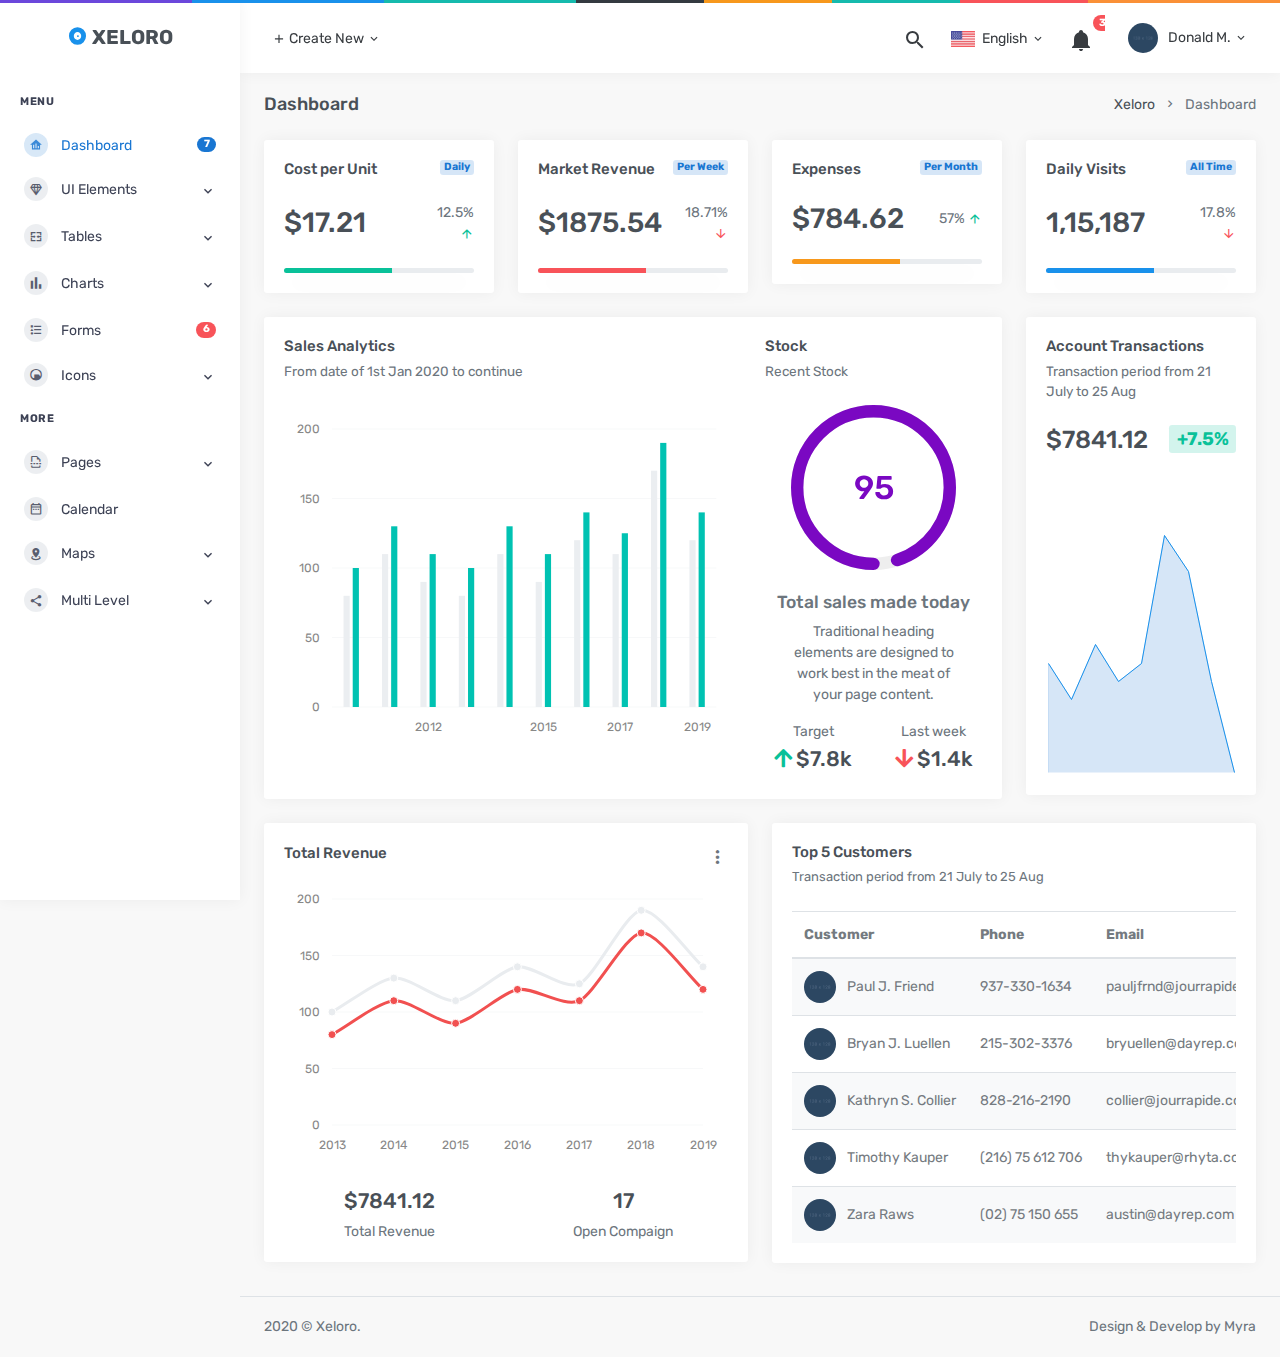
<file: plantilla/Admin/vertical/index.html>
<!DOCTYPE html>
<html lang="en">

    <head>
        <meta charset="utf-8" />
        <title> Xeloro - Admin & Dashboard Template</title>
        <meta name="viewport" content="width=device-width, initial-scale=1, shrink-to-fit=no">
        <meta content="Premium Multipurpose Admin & Dashboard Template" name="description" />
        <meta content="MyraStudio" name="author" />
        <meta http-equiv="X-UA-Compatible" content="IE=edge" />

        <!-- App favicon -->
        <link rel="shortcut icon" href="assets/images/favicon.ico">

        <!-- App css -->
        <link href="assets/css/bootstrap.min.css" rel="stylesheet" type="text/css" />
        <link href="assets/css/icons.min.css" rel="stylesheet" type="text/css" />
        <link href="assets/css/theme.min.css" rel="stylesheet" type="text/css" />

    </head>

    <body>

        <!-- Begin page -->
        <div id="layout-wrapper">
            <div class="header-border"></div>
            <header id="page-topbar">
                <div class="navbar-header">

                    <div class="d-flex align-items-left">
                        <button type="button" class="btn btn-sm mr-2 d-lg-none px-3 font-size-16 header-item waves-effect"
                            id="vertical-menu-btn">
                            <i class="fa fa-fw fa-bars"></i>
                        </button>

                        <div class="dropdown d-none d-sm-inline-block">
                            <button type="button" class="btn header-item waves-effect"
                                data-toggle="dropdown" aria-haspopup="true" aria-expanded="false">
                                <i class="mdi mdi-plus"></i> Create New
                                <i class="mdi mdi-chevron-down d-none d-sm-inline-block"></i>
                            </button>
                            <div class="dropdown-menu">

                                <!-- item-->
                                <a href="javascript:void(0);" class="dropdown-item notify-item">
                                    Application
                                </a>

                                <!-- item-->
                                <a href="javascript:void(0);" class="dropdown-item notify-item">
                                    Software
                                </a>

                                <!-- item-->
                                <a href="javascript:void(0);" class="dropdown-item notify-item">
                                    EMS System
                                </a>

                                <!-- item-->
                                <a href="javascript:void(0);" class="dropdown-item notify-item">
                                    CRM App
                                </a>
                            </div>
                        </div>
                    </div>

                    <div class="d-flex align-items-center">

                        <div class="dropdown d-none d-sm-inline-block ml-2">
                            <button type="button" class="btn header-item noti-icon waves-effect"
                                id="page-header-search-dropdown" data-toggle="dropdown" aria-haspopup="true"
                                aria-expanded="false">
                                <i class="mdi mdi-magnify"></i>
                            </button>
                            <div class="dropdown-menu dropdown-menu-lg dropdown-menu-right p-0"
                                aria-labelledby="page-header-search-dropdown">

                                <form class="p-3">
                                    <div class="form-group m-0">
                                        <div class="input-group">
                                            <input type="text" class="form-control" placeholder="Search ..."
                                                aria-label="Recipient's username">
                                            <div class="input-group-append">
                                                <button class="btn btn-primary" type="submit"><i
                                                        class="mdi mdi-magnify"></i></button>
                                            </div>
                                        </div>
                                    </div>
                                </form>
                            </div>
                        </div>

                        <div class="dropdown d-inline-block">
                            <button type="button" class="btn header-item waves-effect"
                                data-toggle="dropdown" aria-haspopup="true" aria-expanded="false">
                                <img class="" src="assets/images/flags/us.jpg" alt="Header Language" height="16">
                                <span class="d-none d-sm-inline-block ml-1">English</span>
                                <i class="mdi mdi-chevron-down d-none d-sm-inline-block"></i>
                            </button>
                            <div class="dropdown-menu dropdown-menu-right">

                                <!-- item-->
                                <a href="javascript:void(0);" class="dropdown-item notify-item">
                                    <img src="assets/images/flags/spain.jpg" alt="user-image" class="mr-1" height="12">
                                    <span class="align-middle">Spanish</span>
                                </a>

                                <!-- item-->
                                <a href="javascript:void(0);" class="dropdown-item notify-item">
                                    <img src="assets/images/flags/germany.jpg" alt="user-image" class="mr-1" height="12">
                                    <span class="align-middle">German</span>
                                </a>

                                <!-- item-->
                                <a href="javascript:void(0);" class="dropdown-item notify-item">
                                    <img src="assets/images/flags/italy.jpg" alt="user-image" class="mr-1" height="12">
                                    <span class="align-middle">Italian</span>
                                </a>

                                <!-- item-->
                                <a href="javascript:void(0);" class="dropdown-item notify-item">
                                    <img src="assets/images/flags/russia.jpg" alt="user-image" class="mr-1" height="12">
                                    <span class="align-middle">Russian</span>
                                </a>
                            </div>
                        </div>

                        <div class="dropdown d-inline-block">
                            <button type="button" class="btn header-item noti-icon waves-effect"
                                id="page-header-notifications-dropdown" data-toggle="dropdown" aria-haspopup="true"
                                aria-expanded="false">
                                <i class="mdi mdi-bell"></i>
                                <span class="badge badge-danger badge-pill">3</span>
                            </button>
                            <div class="dropdown-menu dropdown-menu-lg dropdown-menu-right p-0"
                                aria-labelledby="page-header-notifications-dropdown">
                                <div class="p-3">
                                    <div class="row align-items-center">
                                        <div class="col">
                                            <h6 class="m-0"> Notifications </h6>
                                        </div>
                                        <div class="col-auto">
                                            <a href="#!" class="small"> View All</a>
                                        </div>
                                    </div>
                                </div>
                                <div data-simplebar style="max-height: 230px;">
                                    <a href="" class="text-reset notification-item">
                                        <div class="media">
                                            <img src="assets/images/users/avatar-2.jpg"
                                                class="mr-3 rounded-circle avatar-xs" alt="user-pic">
                                            <div class="media-body">
                                                <h6 class="mt-0 mb-1">Samuel Coverdale</h6>
                                                <p class="font-size-12 mb-1">You have new follower on Instagram</p>
                                                <p class="font-size-12 mb-0 text-muted"><i
                                                        class="mdi mdi-clock-outline"></i> 2 min ago</p>
                                            </div>
                                        </div>
                                    </a>
                                    <a href="" class="text-reset notification-item">
                                        <div class="media">
                                            <div class="avatar-xs mr-3">
                                                <span class="avatar-title bg-success rounded-circle">
                                                    <i class="mdi mdi-cloud-download-outline"></i>
                                                </span>
                                            </div>
                                            <div class="media-body">
                                                <h6 class="mt-0 mb-1">Download Available !</h6>
                                                <p class="font-size-12 mb-1">Latest version of admin is now available.
                                                    Please download here.</p>
                                                <p class="font-size-12 mb-0 text-muted"><i
                                                        class="mdi mdi-clock-outline"></i> 4 hours ago</p>
                                            </div>
                                        </div>
                                    </a>
                                    <a href="" class="text-reset notification-item">
                                        <div class="media">
                                            <img src="assets/images/users/avatar-3.jpg"
                                                class="mr-3 rounded-circle avatar-xs" alt="user-pic">
                                            <div class="media-body">
                                                <h6 class="mt-0 mb-1">Victoria Mendis</h6>
                                                <p class="font-size-12 mb-1">Just upgraded to premium account.</p>
                                                <p class="font-size-12 mb-0 text-muted"><i
                                                        class="mdi mdi-clock-outline"></i> 1 day ago</p>
                                            </div>
                                        </div>
                                    </a>
                                </div>
                                <div class="p-2 border-top">
                                    <a class="btn btn-sm btn-light btn-block text-center" href="javascript:void(0)">
                                        <i class="mdi mdi-arrow-down-circle mr-1"></i> Load More..
                                    </a>
                                </div>
                            </div>
                        </div>

                        <div class="dropdown d-inline-block ml-2">
                            <button type="button" class="btn header-item waves-effect"
                                data-toggle="dropdown" aria-haspopup="true" aria-expanded="false">
                                <img class="rounded-circle header-profile-user" src="assets/images/users/avatar-2.jpg"
                                    alt="Header Avatar">
                                <span class="d-none d-sm-inline-block ml-1">Donald M.</span>
                                <i class="mdi mdi-chevron-down d-none d-sm-inline-block"></i>
                            </button>
                            <div class="dropdown-menu dropdown-menu-right">
                                <a class="dropdown-item d-flex align-items-center justify-content-between"
                                    href="javascript:void(0)">
                                    <span>Inbox</span>
                                    <span>
                                        <span class="badge badge-pill badge-info">3</span>
                                    </span>
                                </a>
                                <a class="dropdown-item d-flex align-items-center justify-content-between"
                                    href="javascript:void(0)">
                                    <span>Profile</span>
                                    <span>
                                        <span class="badge badge-pill badge-warning">1</span>
                                    </span>
                                </a>
                                <a class="dropdown-item d-flex align-items-center justify-content-between"
                                    href="javascript:void(0)">
                                    Settings
                                </a>
                                <a class="dropdown-item d-flex align-items-center justify-content-between"
                                    href="javascript:void(0)">
                                    <span>Lock Account</span>
                                </a>
                                <a class="dropdown-item d-flex align-items-center justify-content-between"
                                    href="javascript:void(0)">
                                    <span>Log Out</span>
                                </a>
                            </div>
                        </div>

                    </div>
                </div>
            </header>

            <!-- ========== Left Sidebar Start ========== -->
            <div class="vertical-menu">

                <div data-simplebar class="h-100">

                    <div class="navbar-brand-box">
                        <a href="index.html" class="logo">
                            <i class="mdi mdi-album"></i>
                            <span>
                                Xeloro
                            </span>
                        </a>
                    </div>

                    <!--- Sidemenu -->
                    <div id="sidebar-menu">
                        <!-- Left Menu Start -->
                        <ul class="metismenu list-unstyled" id="side-menu">
                            <li class="menu-title">Menu</li>

                            <li>
                                <a href="index.html" class="waves-effect"><i class="mdi mdi-home-analytics"></i><span
                                        class="badge badge-pill badge-primary float-right">7</span><span>Dashboard</span></a>
                            </li>

                            <li>
                                <a href="javascript: void(0);" class="has-arrow waves-effect"><i
                                        class="mdi mdi-diamond-stone"></i><span>UI Elements</span></a>
                                <ul class="sub-menu" aria-expanded="false">
                                    <li><a href="ui-buttons.html">Buttons</a></li>
                                    <li><a href="ui-cards.html">Cards</a></li>
                                    <li><a href="ui-carousel.html">Carousel</a>
                                    <li><a href="ui-embeds.html">Embeds</a>
                                    <li><a href="ui-general.html">General</a></li>
                                    <li><a href="ui-grid.html">Grid</a></li>
                                    <li><a href="ui-media-objects.html">Media Objects</a></li>
                                    <li><a href="ui-modals.html">Modals</a></li>
                                    <li><a href="ui-progressbars.html">Progress Bars</a></li>
                                    <li><a href="ui-tabs.html">Tabs</a></li>
                                    <li><a href="ui-typography.html">Typography</a></li>
                                    <li><a href="ui-toasts.html">Toasts</a></li>
                                    <li><a href="ui-tooltips-popovers.html">Tooltips & Popovers</a></li>
                                    <li><a href="ui-scrollspy.html">Scrollspy</a></li>
                                    <li><a href="ui-spinners.html">Spinners</a></li>
                                    <li><a href="ui-sweetalerts.html">Sweet Alerts</a></li>
                                </ul>
                            </li>

                            <li>
                                <a href="javascript: void(0);" class="has-arrow waves-effect"><i
                                        class="mdi mdi-table-merge-cells"></i><span>Tables</span></a>
                                <ul class="sub-menu" aria-expanded="false">
                                    <li><a href="tables-basic.html">Basic Tables</a></li>
                                    <li><a href="tables-datatables.html">Data Tables</a></li>
                                </ul>
                            </li>

                            <li>
                                <a href="javascript: void(0);" class="has-arrow waves-effect"><i
                                        class="mdi mdi-poll"></i><span>Charts</span></a>
                                <ul class="sub-menu" aria-expanded="false">
                                    <li><a href="charts-morris.html">Morris</a></li>
                                    <li><a href="charts-google.html">Google</a></li>
                                    <li><a href="charts-chartjs.html">Chartjs</a></li>
                                    <li><a href="charts-sparkline.html">Sparkline</a></li>
                                    <li><a href="charts-knob.html">Jquery Knob</a></li>
                                </ul>
                            </li>

                            <li>
                                <a href="javascript: void(0);" class="waves-effect"><i
                                        class="mdi mdi-format-list-bulleted-type"></i><span
                                        class="badge badge-pill badge-danger float-right">6</span><span>Forms</span></a>
                                <ul class="sub-menu" aria-expanded="false">
                                    <li><a href="forms-elements.html">Elements</a></li>
                                    <li><a href="forms-plugins.html">Plugins</a></li>
                                    <li><a href="forms-validation.html">Validation</a></li>
                                    <li><a href="forms-mask.html">Masks</a></li>
                                    <li><a href="forms-quilljs.html">Quilljs</a></li>
                                    <li><a href="forms-uploads.html">File Uploads</a></li>
                                </ul>
                            </li>

                            <li>
                                <a href="javascript: void(0);" class="has-arrow waves-effect"><i
                                        class="mdi mdi-black-mesa"></i><span>Icons</span></a>
                                <ul class="sub-menu" aria-expanded="false">
                                    <li><a href="icons-materialdesign.html">Material Design</a></li>
                                    <li><a href="icons-fontawesome.html">Font awesome</a></li>
                                    <li><a href="icons-dripicons.html">Dripicons</a></li>
                                    <li><a href="icons-feather.html">Feather Icons</a></li>
                                </ul>
                            </li>

                            <li class="menu-title">More</li>

                            <li>
                                <a href="javascript: void(0);" class="has-arrow waves-effect"><i
                                        class="mdi mdi-format-page-break"></i><span>Pages</span></a>
                                <ul class="sub-menu" aria-expanded="false">
                                    <li><a href="pages-invoice.html">Invoice</a></li>
                                    <li><a href="pages-starter.html">Starter Page</a></li>
                                    <li><a href="pages-maintenance.html">Maintenance</a></li>
                                    <li><a href="pages-faqs.html">FAQs</a></li>
                                    <li><a href="pages-pricing.html">Pricing</a></li>
                                    <li><a href="pages-login.html">Login</a></li>
                                    <li><a href="pages-register.html">Register</a></li>
                                    <li><a href="pages-recoverpw.html">Recover Password</a></li>
                                    <li><a href="pages-lock-screen.html">Lock Screen</a></li>
                                    <li><a href="pages-404.html">Error 404</a></li>
                                    <li><a href="pages-500.html">Error 500</a></li>
                                </ul>
                            </li>

                            <li><a href="calendar.html" class=" waves-effect"><i
                                        class="mdi mdi-calendar-range-outline"></i><span>Calendar</span></a></li>

                            <li>
                                <a href="javascript: void(0);" class="has-arrow waves-effect"><i
                                        class="mdi mdi-map-marker-radius"></i><span>Maps</span></a>
                                <ul class="sub-menu" aria-expanded="false">
                                    <li><a href="maps-google.html">Google Maps</a></li>
                                    <li><a href="maps-vector.html">Vector Maps</a></li>
                                </ul>
                            </li>

                            <li>
                                <a href="javascript: void(0);" class="has-arrow waves-effect"><i
                                        class="mdi mdi-share-variant"></i><span>Multi Level</span></a>
                                <ul class="sub-menu" aria-expanded="true">
                                    <li><a href="javascript: void(0);">Level 1.1</a></li>
                                    <li><a href="javascript: void(0);" class="has-arrow">Level 1.2</a>
                                        <ul class="sub-menu" aria-expanded="true">
                                            <li><a href="javascript: void(0);">Level 2.1</a></li>
                                            <li><a href="javascript: void(0);">Level 2.2</a></li>
                                        </ul>
                                    </li>
                                </ul>
                            </li>

                        </ul>
                    </div>
                    <!-- Sidebar -->
                </div>
            </div>
            <!-- Left Sidebar End -->

            <!-- ============================================================== -->
            <!-- Start right Content here -->
            <!-- ============================================================== -->
            <div class="main-content">

                <div class="page-content">
                    <div class="container-fluid">

                        <!-- start page title -->
                        <div class="row">
                            <div class="col-12">
                                <div class="page-title-box d-flex align-items-center justify-content-between">
                                    <h4 class="mb-0 font-size-18">Dashboard</h4>

                                    <div class="page-title-right">
                                        <ol class="breadcrumb m-0">
                                            <li class="breadcrumb-item"><a href="javascript: void(0);">Xeloro</a></li>
                                            <li class="breadcrumb-item active">Dashboard</li>
                                        </ol>
                                    </div>

                                </div>
                            </div>
                        </div>
                        <!-- end page title -->

                        <div class="row">
                            <div class="col-md-6 col-xl-3">
                                <div class="card">
                                    <div class="card-body">
                                        <div class="mb-4">
                                            <span class="badge badge-soft-primary float-right">Daily</span>
                                            <h5 class="card-title mb-0">Cost per Unit</h5>
                                        </div>
                                        <div class="row d-flex align-items-center mb-4">
                                            <div class="col-8">
                                                <h2 class="d-flex align-items-center mb-0">
                                                    $17.21
                                                </h2>
                                            </div>
                                            <div class="col-4 text-right">
                                                <span class="text-muted">12.5% <i
                                                        class="mdi mdi-arrow-up text-success"></i></span>
                                            </div>
                                        </div>

                                        <div class="progress shadow-sm" style="height: 5px;">
                                            <div class="progress-bar bg-success" role="progressbar" style="width: 57%;">
                                            </div>
                                        </div>
                                    </div>
                                    <!--end card body-->
                                </div><!-- end card-->
                            </div> <!-- end col-->

                            <div class="col-md-6 col-xl-3">
                                <div class="card">
                                    <div class="card-body">
                                        <div class="mb-4">
                                            <span class="badge badge-soft-primary float-right">Per Week</span>
                                            <h5 class="card-title mb-0">Market Revenue</h5>
                                        </div>
                                        <div class="row d-flex align-items-center mb-4">
                                            <div class="col-8">
                                                <h2 class="d-flex align-items-center mb-0">
                                                    $1875.54
                                                </h2>
                                            </div>
                                            <div class="col-4 text-right">
                                                <span class="text-muted">18.71% <i
                                                        class="mdi mdi-arrow-down text-danger"></i></span>
                                            </div>
                                        </div>

                                        <div class="progress shadow-sm" style="height: 5px;">
                                            <div class="progress-bar bg-danger" role="progressbar" style="width: 57%;">
                                            </div>
                                        </div>
                                    </div>
                                    <!--end card body-->
                                </div><!-- end card-->
                            </div> <!-- end col-->

                            <div class="col-md-6 col-xl-3">
                                <div class="card">
                                    <div class="card-body">
                                        <div class="mb-4">
                                            <span class="badge badge-soft-primary float-right">Per Month</span>
                                            <h5 class="card-title mb-0">Expenses</h5>
                                        </div>
                                        <div class="row d-flex align-items-center mb-4">
                                            <div class="col-8">
                                                <h2 class="d-flex align-items-center mb-0">
                                                    $784.62
                                                </h2>
                                            </div>
                                            <div class="col-4 text-right">
                                                <span class="text-muted">57% <i
                                                        class="mdi mdi-arrow-up text-success"></i></span>
                                            </div>
                                        </div>

                                        <div class="progress shadow-sm" style="height: 5px;">
                                            <div class="progress-bar bg-warning" role="progressbar" style="width: 57%;">
                                            </div>
                                        </div>
                                    </div>
                                    <!--end card body-->
                                </div>
                                <!--end card-->
                            </div> <!-- end col-->

                            <div class="col-md-6 col-xl-3">
                                <div class="card">
                                    <div class="card-body">
                                        <div class="mb-4">
                                            <span class="badge badge-soft-primary float-right">All Time</span>
                                            <h5 class="card-title mb-0">Daily Visits</h5>
                                        </div>
                                        <div class="row d-flex align-items-center mb-4">
                                            <div class="col-8">
                                                <h2 class="d-flex align-items-center mb-0">
                                                    1,15,187
                                                </h2>
                                            </div>
                                            <div class="col-4 text-right">
                                                <span class="text-muted">17.8% <i
                                                        class="mdi mdi-arrow-down text-danger"></i></span>
                                            </div>
                                        </div>

                                        <div class="progress shadow-sm" style="height: 5px;">
                                            <div class="progress-bar bg-info" role="progressbar" style="width: 57%;"></div>
                                        </div>
                                    </div>
                                    <!--end card body-->
                                </div><!-- end card-->
                            </div> <!-- end col-->
                        </div>
                        <!-- end row-->


                        <div class="row">
                            <div class="col-lg-9">

                                <div class="card">
                                    <div class="card-body">

                                        <div class="row">
                                            <div class="col-lg-8">
                                                <h4 class="card-title">Sales Analytics</h4>
                                                <p class="card-subtitle mb-4">From date of 1st Jan 2020 to continue</p>
                                                <div id="morris-bar-example" class="morris-chart"></div>
                                            </div>

                                            <div class="col-lg-4">

                                                <h4 class="card-title">Stock</h4>
                                                <p class="card-subtitle mb-4">Recent Stock</p>

                                                <div class="text-center">
                                                    <input data-plugin="knob" data-width="165" data-height="165"
                                                        data-linecap=round data-fgColor="#7a08c2" value="95"
                                                        data-skin="tron" data-angleOffset="180" data-readOnly=true
                                                        data-thickness=".15" />
                                                    <h5 class="text-muted mt-3">Total sales made today</h5>


                                                    <p class="text-muted w-75 mx-auto sp-line-2">Traditional heading
                                                        elements are
                                                        designed to work best in the meat of your page content.</p>

                                                    <div class="row mt-3">
                                                        <div class="col-6">
                                                            <p class="text-muted font-15 mb-1 text-truncate">Target</p>
                                                            <h4><i class="fas fa-arrow-up text-success mr-1"></i>$7.8k</h4>

                                                        </div>
                                                        <div class="col-6">
                                                            <p class="text-muted font-15 mb-1 text-truncate">Last week</p>
                                                            <h4><i class="fas fa-arrow-down text-danger mr-1"></i>$1.4k</h4>
                                                        </div>

                                                    </div>
                                                </div>

                                            </div>
                                        </div>
                                    </div>
                                    <!--end card body-->
                                </div> <!-- end card-->
                            </div> <!-- end col -->

                            <div class="col-lg-3">

                                <div class="card">
                                    <div class="card-body">
                                        <div class="row align-items-center">
                                            <div class="col">
                                                <h4 class="card-title">Account Transactions</h4>
                                                <p class="card-subtitle mb-4">Transaction period from 21 July to
                                                    25 Aug</p>
                                                <h3>$7841.12 <span class="badge badge-soft-success float-right">+7.5%</span></h3>
                                            </div>
                                        </div> <!-- end row -->

                                        <div id="sparkline1" class="mt-3"></div>
                                    </div>
                                    <!--end card body-->
                                </div>
                                <!--end card-->

                            </div><!-- end col -->

                        </div>
                        <!--end row-->


                        <div class="row">
                            <div class="col-lg-6">
                                <div class="card">
                                    <div class="card-body">
                                        <div class="dropdown float-right position-relative">
                                            <a href="#" class="dropdown-toggle h4 text-muted" data-toggle="dropdown"
                                                aria-expanded="false">
                                                <i class="mdi mdi-dots-vertical"></i>
                                            </a>
                                            <ul class="dropdown-menu dropdown-menu-right">
                                                <li><a href="#" class="dropdown-item">Action</a></li>
                                                <li><a href="#" class="dropdown-item">Another action</a></li>
                                                <li><a href="#" class="dropdown-item">Something else here</a></li>
                                                <li class="dropdown-divider"></li>
                                                <li><a href="#" class="dropdown-item">Separated link</a></li>
                                            </ul>
                                        </div>
                                        <h4 class="card-title d-inline-block">Total Revenue</h4>

                                        <div id="morris-line-example" class="morris-chart" style="height: 290px;"></div>

                                        <div class="row text-center mt-4">
                                            <div class="col-6">
                                                <h4>$7841.12</h4>
                                                <p class="text-muted mb-0">Total Revenue</p>
                                            </div>
                                            <div class="col-6">
                                                <h4>17</h4>
                                                <p class="text-muted mb-0">Open Compaign</p>
                                            </div>
                                        </div>

                                    </div>
                                    <!--end card body-->

                                </div>
                                <!--end card-->
                            </div>
                            <!--end col-->
                            <div class="col-lg-6">
                                <div class="card">
                                    <div class="card-body">

                                        <h4 class="card-title">Top 5 Customers</h4>
                                        <p class="card-subtitle mb-4 font-size-13">Transaction period from 21 July to 25 Aug
                                        </p>

                                        <div class="table-responsive">
                                            <table class="table table-centered table-striped table-nowrap mb-0">
                                                <thead>
                                                    <tr>
                                                        <th>Customer</th>
                                                        <th>Phone</th>
                                                        <th>Email</th>
                                                        <th>Location</th>
                                                        <th>Create Date</th>
                                                    </tr>
                                                </thead>
                                                <tbody>
                                                    <tr>
                                                        <td class="table-user">
                                                            <img src="assets/images/users/avatar-4.jpg" alt="table-user" class="mr-2 avatar-xs rounded-circle">
                                                            <a href="javascript:void(0);" class="text-body font-weight-semibold">Paul J. Friend</a>
                                                        </td>
                                                        <td>
                                                            937-330-1634
                                                        </td>
                                                        <td>
                                                            pauljfrnd@jourrapide.com
                                                        </td>
                                                        <td>
                                                            New York
                                                        </td>
                                                        <td>
                                                            07/07/2018
                                                        </td>
                                                    </tr>
                                                    
                                                    <tr>
                                                        <td class="table-user">
                                                            <img src="assets/images/users/avatar-3.jpg" alt="table-user" class="mr-2 avatar-xs rounded-circle">
                                                            <a href="javascript:void(0);" class="text-body font-weight-semibold">Bryan J. Luellen</a>
                                                        </td>
                                                        <td>
                                                            215-302-3376
                                                        </td>
                                                        <td>
                                                            bryuellen@dayrep.com
                                                        </td>
                                                        <td>
                                                            New York
                                                        </td>
                                                        <td>
                                                            09/12/2018
                                                        </td>
                                                    </tr>
                                                    <tr>
                                                        <td class="table-user">
                                                            <img src="assets/images/users/avatar-8.jpg" alt="table-user" class="mr-2 avatar-xs rounded-circle">
                                                            <a href="javascript:void(0);" class="text-body font-weight-semibold">Kathryn S. Collier</a>
                                                        </td>
                                                        <td>
                                                            828-216-2190
                                                        </td>
                                                        <td>
                                                            collier@jourrapide.com
                                                        </td>
                                                        <td>
                                                            Canada
                                                        </td>
                                                        <td>
                                                            06/30/2018
                                                        </td>
                                                    </tr>
                                                    <tr>
                                                        <td class="table-user">
                                                            <img src="assets/images/users/avatar-1.jpg" alt="table-user" class="mr-2 avatar-xs rounded-circle">
                                                            <a href="javascript:void(0);" class="text-body font-weight-semibold">Timothy Kauper</a>
                                                        </td>
                                                        <td>
                                                            (216) 75 612 706
                                                        </td>
                                                        <td>
                                                            thykauper@rhyta.com
                                                        </td>
                                                        <td>
                                                            Denmark
                                                        </td>
                                                        <td>
                                                            09/08/2018
                                                        </td>
                                                    </tr>
                                                    <tr>
                                                        <td class="table-user">
                                                            <img src="assets/images/users/avatar-5.jpg" alt="table-user" class="mr-2 avatar-xs rounded-circle">
                                                            <a href="javascript:void(0);" class="text-body font-weight-semibold">Zara Raws</a>
                                                        </td>
                                                        <td>
                                                            (02) 75 150 655
                                                        </td>
                                                        <td>
                                                            austin@dayrep.com
                                                        </td>
                                                        <td>
                                                            Germany
                                                        </td>
                                                        <td>
                                                            07/15/2018
                                                        </td>
                                                    </tr>
                                                    
                                                </tbody>
                                            </table>
                                        </div>

                                    </div>
                                    <!--end card body-->

                                </div>
                                <!--end card-->
                            </div>
                            <!--end col-->

                        </div>
                        <!--end row-->

                    </div> <!-- container-fluid -->
                </div>
                <!-- End Page-content -->

                <footer class="footer">
                    <div class="container-fluid">
                        <div class="row">
                            <div class="col-sm-6">
                                2020 © Xeloro.
                            </div>
                            <div class="col-sm-6">
                                <div class="text-sm-right d-none d-sm-block">
                                    Design & Develop by Myra
                                </div>
                            </div>
                        </div>
                    </div>
                </footer>

            </div>
            <!-- end main content-->

        </div>
        <!-- END layout-wrapper -->

        <!-- Overlay-->
        <div class="menu-overlay"></div>


        <!-- jQuery  -->
        <script src="assets/js/jquery.min.js"></script>
        <script src="assets/js/bootstrap.bundle.min.js"></script>
        <script src="assets/js/metismenu.min.js"></script>
        <script src="assets/js/waves.js"></script>
        <script src="assets/js/simplebar.min.js"></script>


        <!-- Sparkline Js-->
        <script src="../plugins/jquery-sparkline/jquery.sparkline.min.js"></script>

        <!-- Chart Js-->
        <script src="../plugins/jquery-knob/jquery.knob.min.js"></script>

        <!-- Chart Custom Js-->
        <script src="assets/pages/knob-chart-demo.js"></script>


        <!-- Morris Js-->
        <script src="../plugins/morris-js/morris.min.js"></script>

        <!-- Raphael Js-->
        <script src="../plugins/raphael/raphael.min.js"></script>

        <!-- Custom Js -->
        <script src="assets/pages/dashboard-demo.js"></script>

        <!-- App js -->
        <script src="assets/js/theme.js"></script>

    </body>

</html>
</file>
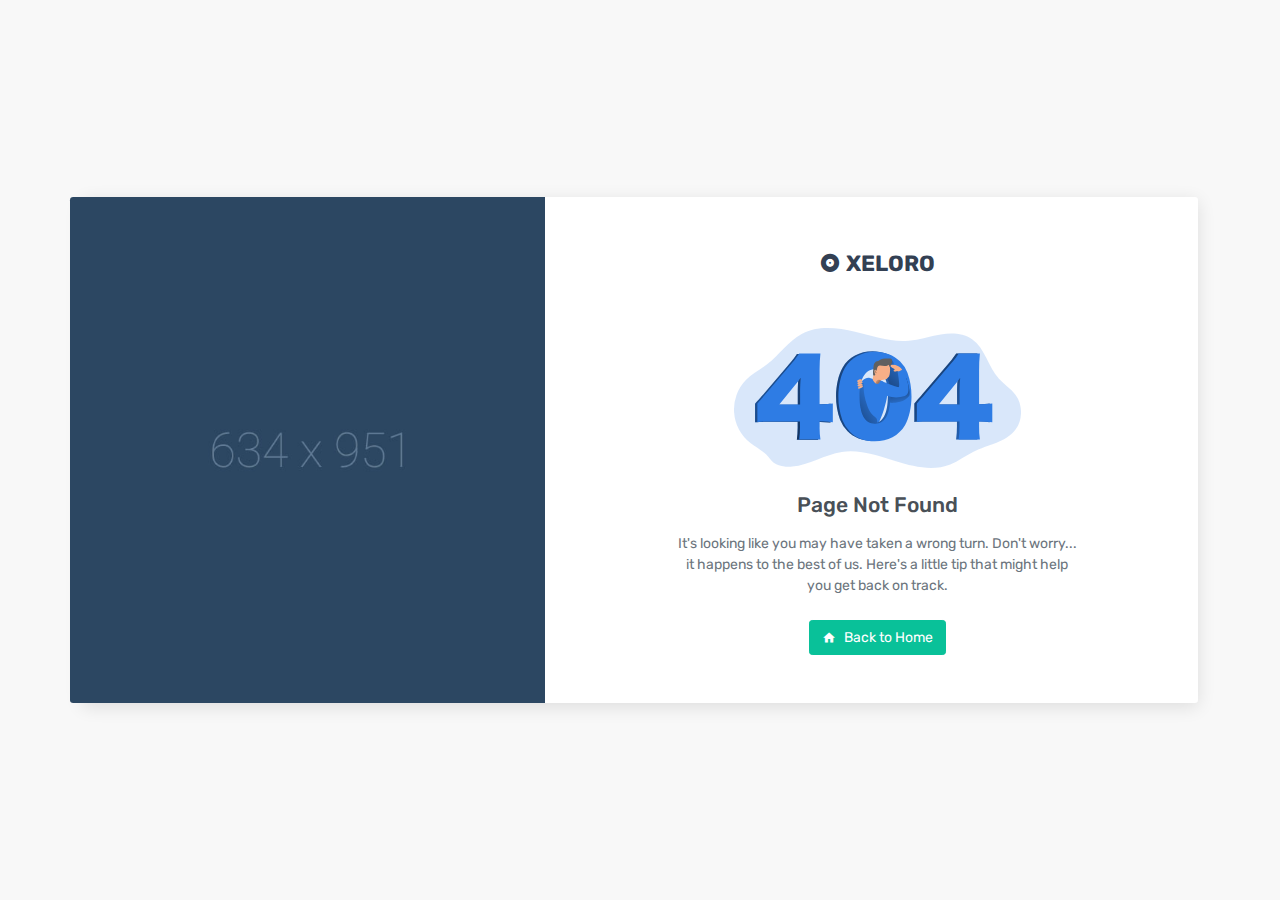
<file: plantilla/Admin/horizontal/auth-404.html>
<!DOCTYPE html>
<html lang="en">

    <head>
        <meta charset="utf-8" />
        <title>Xeloro - Admin & Dashboard Template</title>
        <meta name="viewport" content="width=device-width, initial-scale=1, shrink-to-fit=no">
        <meta content="Premium Multipurpose Admin & Dashboard Template" name="description" />
        <meta content="MyraStudio" name="author" />
        <meta http-equiv="X-UA-Compatible" content="IE=edge" />

        <!-- App favicon -->
        <link rel="shortcut icon" href="assets/images/favicon.ico">

        <!-- App css -->
        <link href="assets/css/bootstrap.min.css" rel="stylesheet" type="text/css" />
        <link href="assets/css/icons.min.css" rel="stylesheet" type="text/css" />
        <link href="assets/css/theme.min.css" rel="stylesheet" type="text/css" />

    </head>

    <body>

        <div>
            <div class="container">
                <div class="row">
                    <div class="col-12">
                        <div class="d-flex align-items-center min-vh-100">
                            <div class="w-100 d-block bg-white shadow-lg rounded my-5">
                                <div class="row">
                                    <div class="col-lg-5 d-none d-lg-block bg-login rounded-left"></div>
                                    <div class="col-lg-7">
                                        <div class="p-5">
                                            <div class="text-center mb-5">
                                                <a href="index.html" class="text-dark font-size-22 font-family-secondary">
                                                    <i class="mdi mdi-album"></i> <b class="align-middle">XELORO</b>
                                                </a>
                                            </div>
                                            
                                            <div class="text-center">
                                                <img src="assets/images/404-error.svg" alt="error" height="140">
                                                <h1 class="h4 mb-3 mt-4">Page Not Found</h1>
                                                <p class="text-muted mb-4 w-75 m-auto">It's looking like you may have taken a wrong turn. Don't worry... it happens to the best of us. Here's a little tip that might help you get back on track.</p>
                                            </div>
    
                                            <div class="row mt-4">
                                                <div class="col-12 text-center">
                                                    <a href="index.html" class="btn btn-success waves-effect waves-light"><i class="mdi mdi-home mr-2"></i>Back to Home </a>
                                                </div> <!-- end col -->
                                            </div>
                                            <!-- end row -->
                                        </div> <!-- end .padding-5 -->
                                    </div> <!-- end col -->
                                </div> <!-- end row -->
                            </div> <!-- end .w-100 -->
                        </div> <!-- end .d-flex -->
                    </div> <!-- end col-->
                </div> <!-- end row -->
            </div>
            <!-- end container -->
        </div>
        <!-- end page -->
    
        <!-- jQuery  -->
        <script src="assets/js/jquery.min.js"></script>
        <script src="assets/js/bootstrap.bundle.min.js"></script>
        <script src="assets/js/metismenu.min.js"></script>
        <script src="assets/js/waves.js"></script>
        <script src="assets/js/simplebar.min.js"></script>
    
        <!-- App js -->
        <script src="assets/js/theme.js"></script>
    
    </body>
    
    </html>
</file>
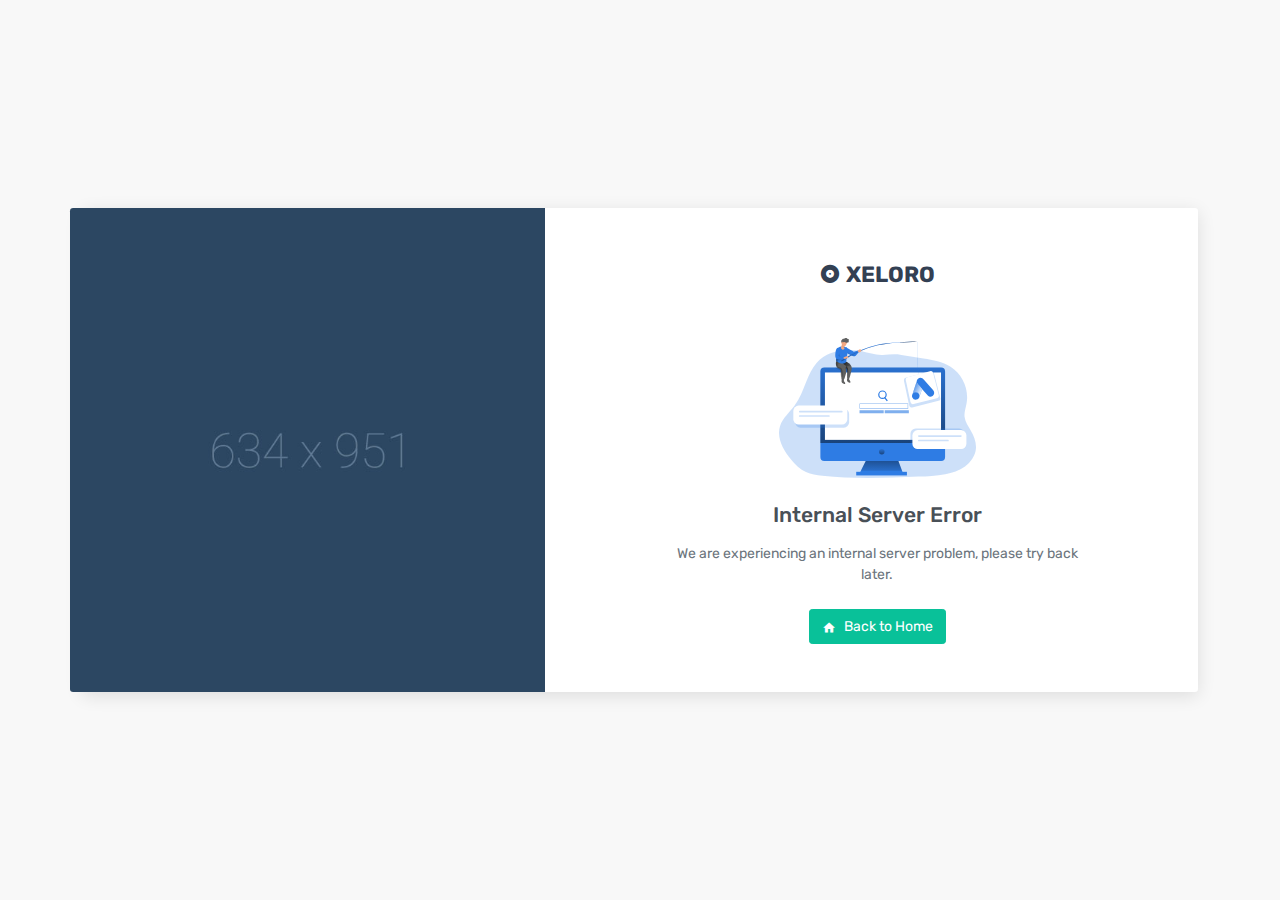
<file: plantilla/Admin/horizontal/auth-500.html>
<!DOCTYPE html>
<html lang="en">

<head>
    <meta charset="utf-8" />
    <title> Xeloro - Admin & Dashboard Template</title>
    <meta name="viewport" content="width=device-width, initial-scale=1, shrink-to-fit=no">
    <meta content="Premium Multipurpose Admin & Dashboard Template" name="description" />
    <meta content="MyraStudio" name="author" />
    <meta http-equiv="X-UA-Compatible" content="IE=edge" />

    <!-- App favicon -->
    <link rel="shortcut icon" href="assets/images/favicon.ico">

    <!-- App css -->
    <link href="assets/css/bootstrap.min.css" rel="stylesheet" type="text/css" />
    <link href="assets/css/icons.min.css" rel="stylesheet" type="text/css" />
    <link href="assets/css/theme.min.css" rel="stylesheet" type="text/css" />

</head>

<body>

    <div>
        <div class="container">
            <div class="row">
                <div class="col-12">
                    <div class="d-flex align-items-center min-vh-100">
                        <div class="w-100 d-block bg-white shadow-lg rounded my-5">
                            <div class="row">
                                <div class="col-lg-5 d-none d-lg-block bg-register rounded-left"></div>
                                <div class="col-lg-7">
                                    <div class="p-5">
                                        <div class="text-center mb-5">
                                            <a href="index.html" class="text-dark font-size-22 font-family-secondary">
                                                <i class="mdi mdi-album"></i> <b class="align-middle">XELORO</b>
                                            </a>
                                        </div>
                                        
                                        <div class="text-center">
                                            <img src="assets/images/500-error.svg" alt="error" height="140">
                                            <h1 class="h4 mb-3 mt-4">Internal Server Error</h1>
                                            <p class="text-muted mb-4 w-75 m-auto">We are experiencing an internal server problem, please try back later.</p>
                                        </div>

                                        <div class="row mt-4">
                                            <div class="col-12 text-center">
                                                <a href="index.html" class="btn btn-success waves-effect waves-light"><i class="mdi mdi-home mr-2"></i>Back to Home </a>
                                            </div> <!-- end col -->
                                        </div>
                                        <!-- end row -->
                                    </div> <!-- end .padding-5 -->
                                </div> <!-- end col -->
                            </div> <!-- end row -->
                        </div> <!-- end .w-100 -->
                    </div> <!-- end .d-flex -->
                </div> <!-- end col-->
            </div> <!-- end row -->
        </div>
        <!-- end container -->
    </div>
    <!-- end page -->

    <!-- jQuery  -->
    <script src="assets/js/jquery.min.js"></script>
    <script src="assets/js/bootstrap.bundle.min.js"></script>
    <script src="assets/js/metismenu.min.js"></script>
    <script src="assets/js/waves.js"></script>
    <script src="assets/js/simplebar.min.js"></script>

    <!-- App js -->
    <script src="assets/js/theme.js"></script>

</body>

</html>
</file>
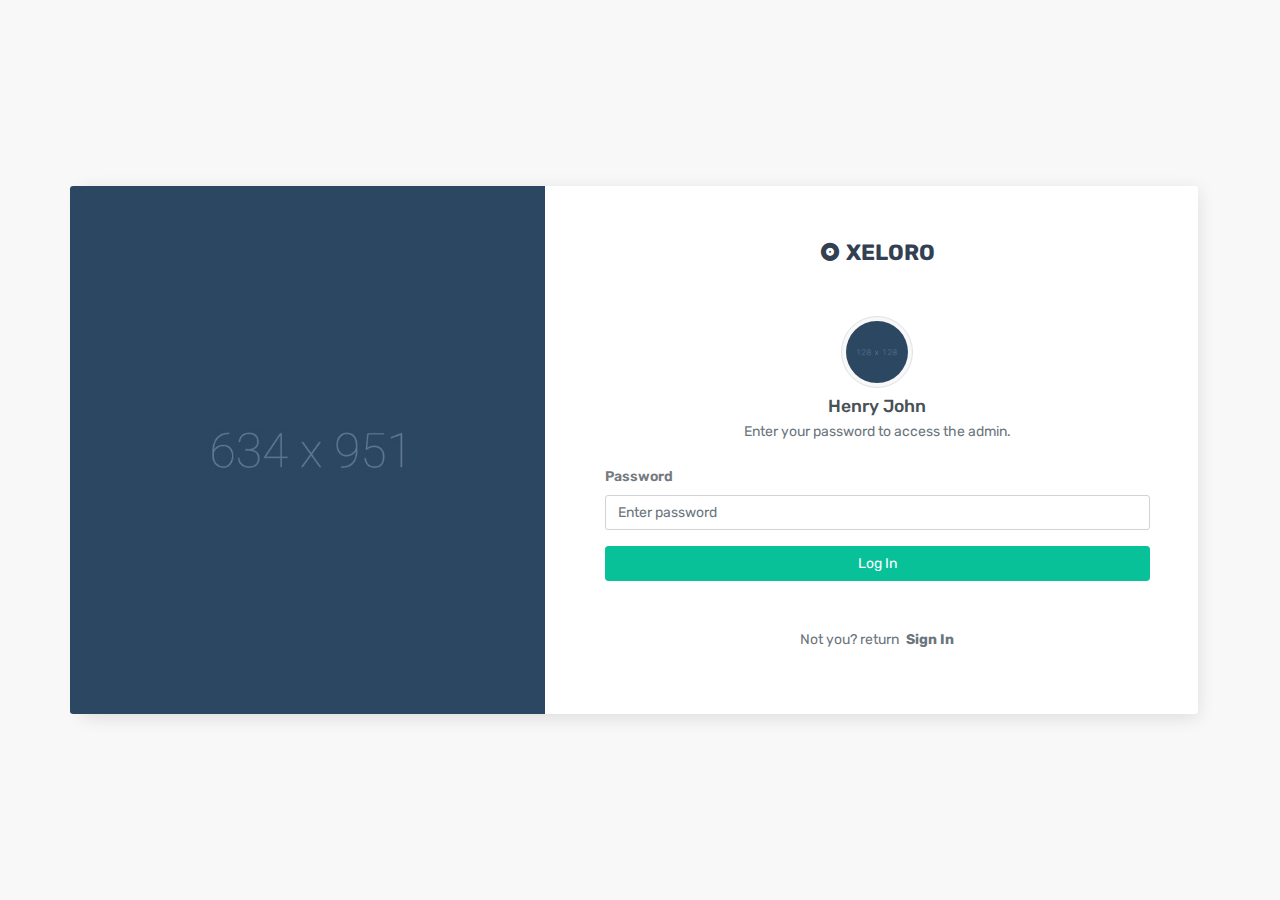
<file: plantilla/Admin/horizontal/auth-lock-screen.html>
<!DOCTYPE html>
<html lang="en">

    <head>
        <meta charset="utf-8" />
        <title>Xeloro - Admin & Dashboard Template</title>
        <meta name="viewport" content="width=device-width, initial-scale=1, shrink-to-fit=no">
        <meta content="Premium Multipurpose Admin & Dashboard Template" name="description" />
        <meta content="MyraStudio" name="author" />
        <meta http-equiv="X-UA-Compatible" content="IE=edge" />

        <!-- App favicon -->
        <link rel="shortcut icon" href="assets/images/favicon.ico">

        <!-- App css -->
        <link href="assets/css/bootstrap.min.css" rel="stylesheet" type="text/css" />
        <link href="assets/css/icons.min.css" rel="stylesheet" type="text/css" />
        <link href="assets/css/theme.min.css" rel="stylesheet" type="text/css" />

    </head>

    <body>

        <div>
            <div class="container">
                <div class="row">
                    <div class="col-12">
                        <div class="d-flex align-items-center min-vh-100">
                            <div class="w-100 d-block bg-white shadow-lg rounded my-5">
                                <div class="row">
                                    <div class="col-lg-5 d-none d-lg-block bg-register rounded-left"></div>
                                    <div class="col-lg-7">
                                        <div class="p-5">
    
                                            <div class="text-center mb-5">
                                                <a href="index.html" class="text-dark font-size-22 font-family-secondary">
                                                    <i class="mdi mdi-album"></i> <b class="align-middle">XELORO</b>
                                                </a>
                                            </div>
    
                                            <div class="text-center">
                                                <img src="assets/images/users/avatar-1.jpg" alt="Generic placeholder image" class="avatar-md rounded-circle img-thumbnail">
                                                <h1 class="h5 mb-1 mt-2">Henry John</h1>
                                                <p class="text-muted mb-4">Enter your password to access the admin.</p>
                                            </div>
                                            
                                            <form>
                                                <div class="form-group">
                                                    <label for="enterpass">Password</label>
                                                    <input type="password" class="form-control form-control-user" id="enterpass" placeholder="Enter password">
                                                </div>
                                                <a href="" class="btn btn-success btn-block waves-effect waves-light"> Log In </a>
                                                
                                            </form>
    
                                            <div class="row mt-5">
                                                <div class="col-12 text-center">
                                                    <p class="text-muted">Not you? return <a href="pages-login.html" class="text-muted font-weight-medium ml-1"><b>Sign In</b></a></p>
                                                </div> <!-- end col -->
                                            </div>
                                            <!-- end row -->
                                        </div> <!-- end .padding-5 -->
                                    </div> <!-- end col -->
                                </div> <!-- end row -->
                            </div> <!-- end .w-100 -->
                        </div> <!-- end .d-flex -->
                    </div> <!-- end col-->
                </div> <!-- end row -->
            </div>
            <!-- end container -->
        </div>
        <!-- end page -->
    
        <!-- jQuery  -->
        <script src="assets/js/jquery.min.js"></script>
        <script src="assets/js/bootstrap.bundle.min.js"></script>
        <script src="assets/js/metismenu.min.js"></script>
        <script src="assets/js/waves.js"></script>
        <script src="assets/js/simplebar.min.js"></script>
    
        <!-- App js -->
        <script src="assets/js/theme.js"></script>
    
    </body>
    
    </html>
</file>
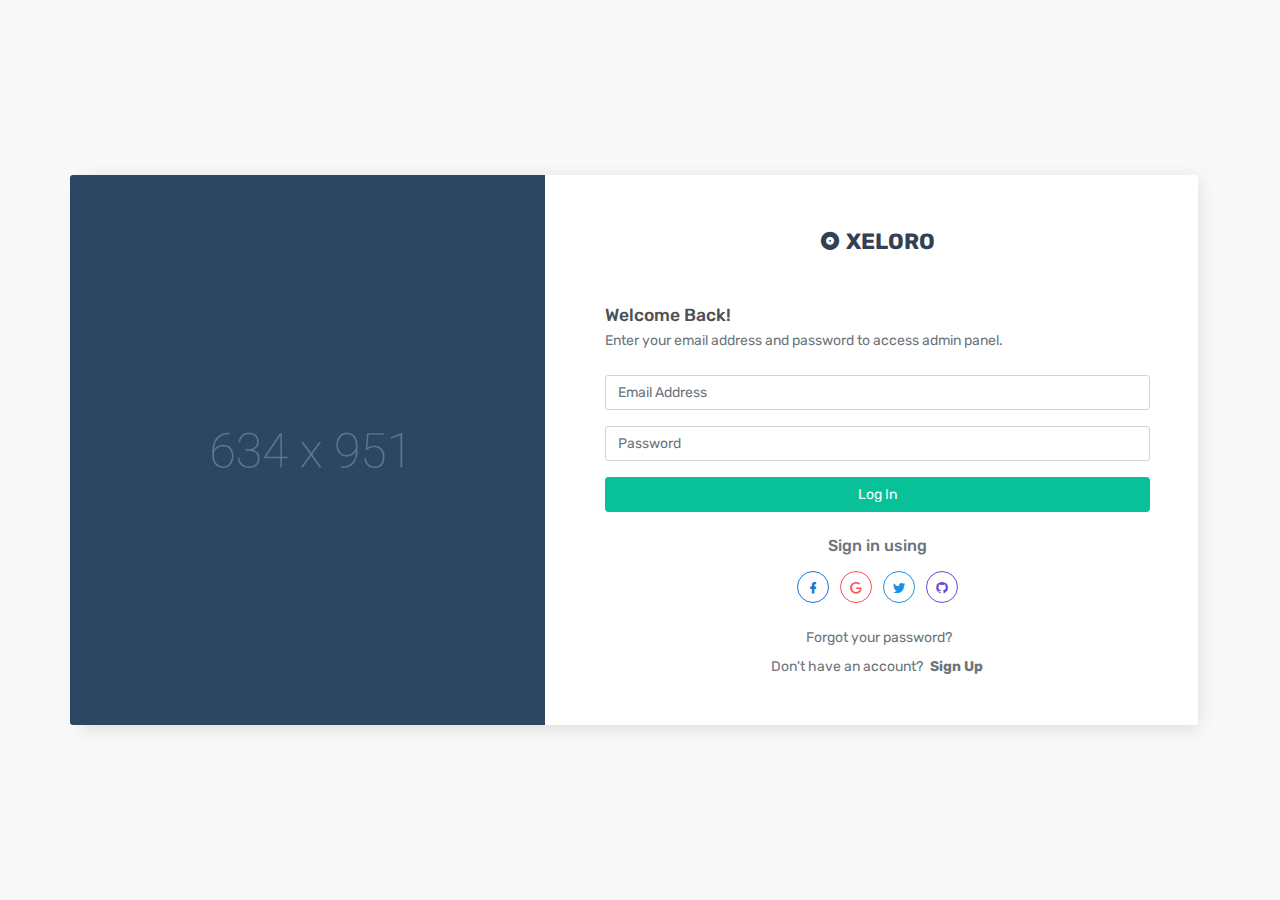
<file: plantilla/Admin/horizontal/auth-login.html>
<!DOCTYPE html>
<html lang="en">

    <head>
        <meta charset="utf-8" />
        <title>Xeloro - Admin & Dashboard Template</title>
        <meta name="viewport" content="width=device-width, initial-scale=1, shrink-to-fit=no">
        <meta content="Premium Multipurpose Admin & Dashboard Template" name="description" />
        <meta content="MyraStudio" name="author" />
        <meta http-equiv="X-UA-Compatible" content="IE=edge" />

        <!-- App favicon -->
        <link rel="shortcut icon" href="assets/images/favicon.ico">

        <!-- App css -->
        <link href="assets/css/bootstrap.min.css" rel="stylesheet" type="text/css" />
        <link href="assets/css/icons.min.css" rel="stylesheet" type="text/css" />
        <link href="assets/css/theme.min.css" rel="stylesheet" type="text/css" />

    </head>

    <body>
 
        <div>
            <div class="container">
                <div class="row">
                    <div class="col-12">
                        <div class="d-flex align-items-center min-vh-100">
                            <div class="w-100 d-block bg-white shadow-lg rounded my-5">
                                <div class="row">
                                    <div class="col-lg-5 d-none d-lg-block bg-login rounded-left"></div>
                                    <div class="col-lg-7">
                                        <div class="p-5">
                                            <div class="text-center mb-5">
                                                <a href="index.html" class="text-dark font-size-22 font-family-secondary">
                                                    <i class="mdi mdi-album"></i> <b class="align-middle">XELORO</b>
                                                </a>
                                            </div>
                                            <h1 class="h5 mb-1">Welcome Back!</h1>
                                            <p class="text-muted mb-4">Enter your email address and password to access admin panel.</p>
                                            <form class="user">
                                                <div class="form-group">
                                                    <input type="email" class="form-control form-control-user" id="exampleInputEmail" placeholder="Email Address">
                                                </div>
                                                <div class="form-group">
                                                    <input type="password" class="form-control form-control-user" id="exampleInputPassword" placeholder="Password">
                                                </div>
                                                <a href="" class="btn btn-success btn-block waves-effect waves-light"> Log In </a>
    
                                                <div class="text-center mt-4">
                                                    <h5 class="text-muted font-size-16">Sign in using</h5>
                                                
                                                    <ul class="list-inline mt-3 mb-0">
                                                        <li class="list-inline-item">
                                                            <a href="javascript: void(0);" class="social-list-item border-primary text-primary"><i class="mdi mdi-facebook"></i></a>
                                                        </li>
                                                        <li class="list-inline-item">
                                                            <a href="javascript: void(0);" class="social-list-item border-danger text-danger"><i class="mdi mdi-google"></i></a>
                                                        </li>
                                                        <li class="list-inline-item">
                                                            <a href="javascript: void(0);" class="social-list-item border-info text-info"><i class="mdi mdi-twitter"></i></a>
                                                        </li>
                                                        <li class="list-inline-item">
                                                            <a href="javascript: void(0);" class="social-list-item border-secondary text-secondary"><i class="mdi mdi-github-circle"></i></a>
                                                        </li>
                                                    </ul>
                                                </div>
                                                
                                            </form>
    
                                            <div class="row mt-4">
                                                <div class="col-12 text-center">
                                                    <p class="text-muted mb-2"><a href="pages-recoverpw.html" class="text-muted font-weight-medium ml-1">Forgot your password?</a></p>
                                                    <p class="text-muted mb-0">Don't have an account? <a href="pages-register.html" class="text-muted font-weight-medium ml-1"><b>Sign Up</b></a></p>
                                                </div> <!-- end col -->
                                            </div>
                                            <!-- end row -->
                                        </div> <!-- end .padding-5 -->
                                    </div> <!-- end col -->
                                </div> <!-- end row -->
                            </div> <!-- end .w-100 -->
                        </div> <!-- end .d-flex -->
                    </div> <!-- end col-->
                </div> <!-- end row -->
            </div>
            <!-- end container -->
        </div>
        <!-- end page -->
    
        <!-- jQuery  -->
        <script src="assets/js/jquery.min.js"></script>
        <script src="assets/js/bootstrap.bundle.min.js"></script>
        <script src="assets/js/metismenu.min.js"></script>
        <script src="assets/js/waves.js"></script>
        <script src="assets/js/simplebar.min.js"></script>
    
        <!-- App js -->
        <script src="assets/js/theme.js"></script>
    
    </body>
    
    </html>
</file>
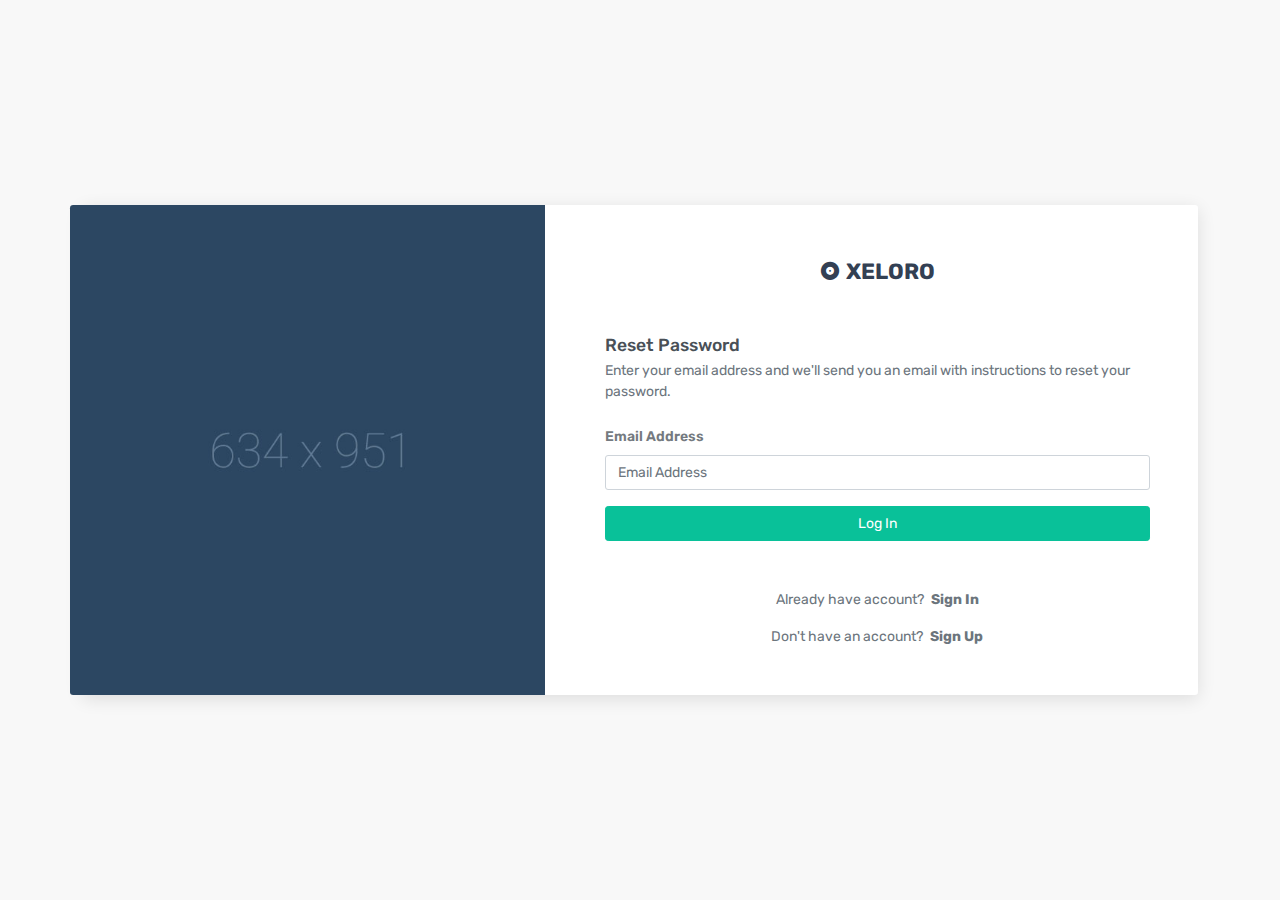
<file: plantilla/Admin/horizontal/auth-recoverpw.html>
<!DOCTYPE html>
<html lang="en">

    <head>
        <meta charset="utf-8" />
        <title>Xeloro - Admin & Dashboard Template</title>
        <meta name="viewport" content="width=device-width, initial-scale=1, shrink-to-fit=no">
        <meta content="Premium Multipurpose Admin & Dashboard Template" name="description" />
        <meta content="MyraStudio" name="author" />
        <meta http-equiv="X-UA-Compatible" content="IE=edge" />

        <!-- App favicon -->
        <link rel="shortcut icon" href="assets/images/favicon.ico">

        <!-- App css -->
        <link href="assets/css/bootstrap.min.css" rel="stylesheet" type="text/css" />
        <link href="assets/css/icons.min.css" rel="stylesheet" type="text/css" />
        <link href="assets/css/theme.min.css" rel="stylesheet" type="text/css" />

    </head>

    <body>

        <div>
            <div class="container">
                <div class="row">
                    <div class="col-12">
                        <div class="d-flex align-items-center min-vh-100">
                            <div class="w-100 d-block bg-white shadow-lg rounded my-5">
                                <div class="row">
                                    <div class="col-lg-5 d-none d-lg-block bg-login rounded-left"></div>
                                    <div class="col-lg-7">
                                        <div class="p-5">
                                            <div class="text-center mb-5">
                                                <a href="index.html" class="text-dark font-size-22 font-family-secondary">
                                                    <i class="mdi mdi-album"></i> <b class="align-middle">XELORO</b>
                                                </a>
                                            </div>
                                            <h1 class="h5 mb-1">Reset Password</h1>
                                            <p class="text-muted mb-4">Enter your email address and we'll send you an email with instructions to reset your password.</p>
                                            <form>
                                                <div class="form-group">
                                                    <label for="exampleInputEmail">Email Address</label>
                                                    <input type="email" class="form-control form-control-user" id="exampleInputEmail" placeholder="Email Address">
                                                </div>
                                                <a href="" class="btn btn-success btn-block waves-effect waves-light"> Log In </a>
                                                
                                            </form>
    
                                            <div class="row mt-5">
                                                <div class="col-12 text-center">
                                                    <p class="text-muted">Already have account?  <a href="pages-login.html" class="text-muted font-weight-medium ml-1"><b>Sign In</b></a></p>
                                                    <p class="text-muted mb-0">Don't have an account? <a href="pages-register.html" class="text-muted font-weight-medium ml-1"><b>Sign Up</b></a></p>
                                                </div> <!-- end col -->
                                            </div>
                                            <!-- end row -->
                                        </div> <!-- end .padding-5 -->
                                    </div> <!-- end col -->
                                </div> <!-- end row -->
                            </div> <!-- end .w-100 -->
                        </div> <!-- end .d-flex -->
                    </div> <!-- end col-->
                </div> <!-- end row -->
            </div>
            <!-- end container -->
        </div>
        <!-- end page -->
    
        <!-- jQuery  -->
        <script src="assets/js/jquery.min.js"></script>
        <script src="assets/js/bootstrap.bundle.min.js"></script>
        <script src="assets/js/metismenu.min.js"></script>
        <script src="assets/js/waves.js"></script>
        <script src="assets/js/simplebar.min.js"></script>
    
        <!-- App js -->
        <script src="assets/js/theme.js"></script>
    
    </body>
    
    </html>
</file>
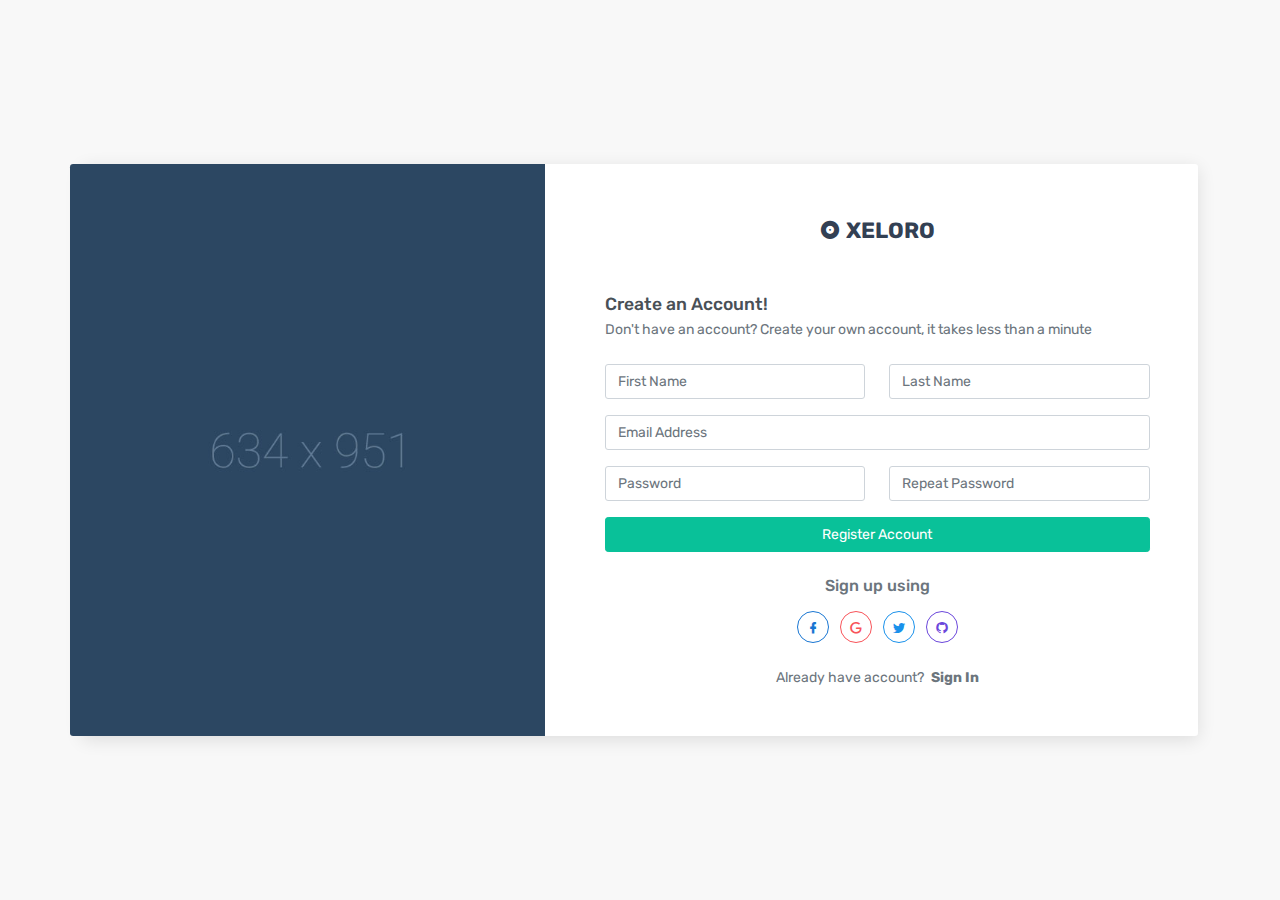
<file: plantilla/Admin/horizontal/auth-register.html>
<!DOCTYPE html>
<html lang="en">

    <head>
        <meta charset="utf-8" />
        <title>Xeloro - Admin & Dashboard Template</title>
        <meta name="viewport" content="width=device-width, initial-scale=1, shrink-to-fit=no">
        <meta content="Premium Multipurpose Admin & Dashboard Template" name="description" />
        <meta content="MyraStudio" name="author" />
        <meta http-equiv="X-UA-Compatible" content="IE=edge" />

        <!-- App favicon -->
        <link rel="shortcut icon" href="assets/images/favicon.ico">

        <!-- App css -->
        <link href="assets/css/bootstrap.min.css" rel="stylesheet" type="text/css" />
        <link href="assets/css/icons.min.css" rel="stylesheet" type="text/css" />
        <link href="assets/css/theme.min.css" rel="stylesheet" type="text/css" />

    </head>

    <body>

        <div>
            <div class="container">
                <div class="row">
                    <div class="col-12">
                        <div class="d-flex align-items-center min-vh-100">
                            <div class="w-100 d-block bg-white shadow-lg rounded my-5">
                                <div class="row">
                                    <div class="col-lg-5 d-none d-lg-block bg-register rounded-left"></div>
                                    <div class="col-lg-7">
                                        <div class="p-5">
                                            <div class="text-center mb-5">
                                                <a href="index.html" class="text-dark font-size-22 font-family-secondary">
                                                    <i class="mdi mdi-album"></i> <b class="align-middle">XELORO</b>
                                                </a>
                                            </div>
                                            <h1 class="h5 mb-1">Create an Account!</h1>
                                            <p class="text-muted mb-4">Don't have an account? Create your own account, it takes less than a minute</p>
                                            <form class="user">
                                                <div class="form-group row">
                                                    <div class="col-sm-6 mb-3 mb-sm-0">
                                                        <input type="text" class="form-control form-control-user" id="exampleFirstName" placeholder="First Name">
                                                    </div>
                                                    <div class="col-sm-6">
                                                        <input type="text" class="form-control form-control-user" id="exampleLastName" placeholder="Last Name">
                                                    </div>
                                                </div>
                                                <div class="form-group">
                                                    <input type="email" class="form-control form-control-user" id="exampleInputEmail" placeholder="Email Address">
                                                </div>
                                                <div class="form-group row">
                                                    <div class="col-sm-6 mb-3 mb-sm-0">
                                                        <input type="password" class="form-control form-control-user" id="exampleInputPassword" placeholder="Password">
                                                    </div>
                                                    <div class="col-sm-6">
                                                        <input type="password" class="form-control form-control-user" id="exampleRepeatPassword" placeholder="Repeat Password">
                                                    </div>
                                                </div>
                                                <a href="" class="btn btn-success btn-block waves-effect waves-light"> Register Account </a>
    
                                                <div class="text-center mt-4">
                                                    <h5 class="text-muted font-size-16">Sign up using</h5>
                                                
                                                    <ul class="list-inline mt-3 mb-0">
                                                        <li class="list-inline-item">
                                                            <a href="javascript: void(0);" class="social-list-item border-primary text-primary"><i class="mdi mdi-facebook"></i></a>
                                                        </li>
                                                        <li class="list-inline-item">
                                                            <a href="javascript: void(0);" class="social-list-item border-danger text-danger"><i class="mdi mdi-google"></i></a>
                                                        </li>
                                                        <li class="list-inline-item">
                                                            <a href="javascript: void(0);" class="social-list-item border-info text-info"><i class="mdi mdi-twitter"></i></a>
                                                        </li>
                                                        <li class="list-inline-item">
                                                            <a href="javascript: void(0);" class="social-list-item border-secondary text-secondary"><i class="mdi mdi-github-circle"></i></a>
                                                        </li>
                                                    </ul>
                                                </div>
                                                
                                            </form>
    
                                            <div class="row mt-4">
                                                <div class="col-12 text-center">
                                                    <p class="text-muted mb-0">Already have account?  <a href="pages-login.html" class="text-muted font-weight-medium ml-1"><b>Sign In</b></a></p>
                                                </div> <!-- end col -->
                                            </div>
                                            <!-- end row -->
                                        </div> <!-- end .padding-5 -->
                                    </div> <!-- end col -->
                                </div> <!-- end row -->
                            </div> <!-- end .w-100 -->
                        </div> <!-- end .d-flex -->
                    </div> <!-- end col-->
                </div> <!-- end row -->
            </div>
            <!-- end container -->
        </div>
        <!-- end page -->
    
        <!-- jQuery  -->
        <script src="assets/js/jquery.min.js"></script>
        <script src="assets/js/bootstrap.bundle.min.js"></script>
        <script src="assets/js/metismenu.min.js"></script>
        <script src="assets/js/waves.js"></script>
        <script src="assets/js/simplebar.min.js"></script>
    
        <!-- App js -->
        <script src="assets/js/theme.js"></script>
    
    </body>
    
    </html>
</file>
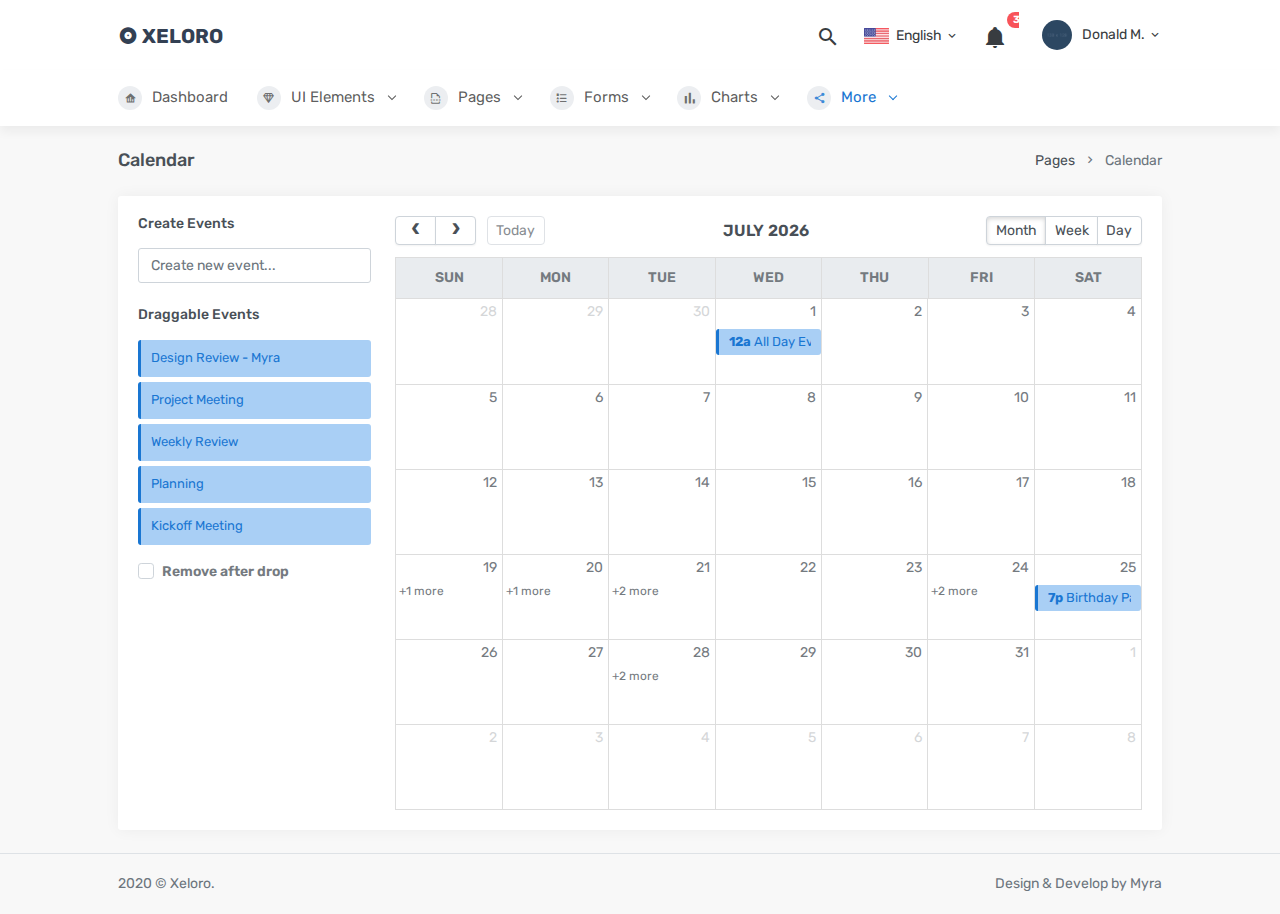
<file: plantilla/Admin/horizontal/calendar.html>
<!DOCTYPE html>
<html lang="en">

    <head>
        <meta charset="utf-8" />
        <title>Xeloro - Admin & Dashboard Template</title>
        <meta name="viewport" content="width=device-width, initial-scale=1, shrink-to-fit=no">
        <meta content="Premium Multipurpose Admin & Dashboard Template" name="description" />
        <meta content="MyraStudio" name="author" />
        <meta http-equiv="X-UA-Compatible" content="IE=edge" />

        <!-- App favicon -->
        <link rel="shortcut icon" href="assets/images/favicon.ico">

        <!--calendar css-->
        <link href="../plugins/fullcalendar/css/fullcalendar.min.css" rel="stylesheet" />

        <!-- App css -->
        <link href="assets/css/bootstrap.min.css" rel="stylesheet" type="text/css" />
        <link href="assets/css/icons.min.css" rel="stylesheet" type="text/css" />
        <link href="assets/css/theme.min.css" rel="stylesheet" type="text/css" />

    </head>

    <body>

         <!-- Begin page -->
         <div id="layout-wrapper">

            <div class="main-content">

                <header id="page-topbar">
                    <div class="navbar-header">
                        <!-- LOGO -->
                        <div class="navbar-brand-box d-flex align-items-left">
                            <a href="index.html" class="logo">
                                <i class="mdi mdi-album"></i>
                                <span>
                                    Xeloro
                                </span>
                            </a>

                            <button type="button" class="btn btn-sm mr-2 font-size-16 d-lg-none header-item waves-effect waves-light" data-toggle="collapse" data-target="#topnav-menu-content">
                                <i class="fa fa-fw fa-bars"></i>
                            </button>
                        </div>
        
                        <div class="d-flex align-items-center">
        
                            <div class="dropdown d-inline-block ml-2">
                                <button type="button" class="btn header-item noti-icon waves-effect waves-light" id="page-header-search-dropdown"
                                    data-toggle="dropdown" aria-haspopup="true" aria-expanded="false">
                                    <i class="mdi mdi-magnify"></i>
                                </button>
                                <div class="dropdown-menu dropdown-menu-lg dropdown-menu-right p-0"
                                    aria-labelledby="page-header-search-dropdown">
                                    
                                    <form class="p-3">
                                        <div class="form-group m-0">
                                            <div class="input-group">
                                                <input type="text" class="form-control" placeholder="Search ..." aria-label="Recipient's username">
                                                <div class="input-group-append">
                                                    <button class="btn btn-primary" type="submit"><i class="mdi mdi-magnify"></i></button>
                                                </div>
                                            </div>
                                        </div>
                                    </form>
                                </div>
                            </div>
        
                            <div class="dropdown d-inline-block">
                                <button type="button" class="btn header-item waves-effect waves-light"
                                    data-toggle="dropdown" aria-haspopup="true" aria-expanded="false">
                                    <img class="" src="assets/images/flags/us.jpg" alt="Header Language" height="16">
                                    <span class="d-none d-sm-inline-block ml-1">English</span>
                                    <i class="mdi mdi-chevron-down d-none d-sm-inline-block"></i>
                                </button>
                                <div class="dropdown-menu dropdown-menu-right">
                                    
                                    <!-- item-->
                                    <a href="javascript:void(0);" class="dropdown-item notify-item">
                                        <img src="assets/images/flags/spain.jpg" alt="user-image" class="mr-1" height="12"> <span class="align-middle">Spanish</span>
                                    </a>
        
                                    <!-- item-->
                                    <a href="javascript:void(0);" class="dropdown-item notify-item">
                                        <img src="assets/images/flags/germany.jpg" alt="user-image" class="mr-1" height="12"> <span class="align-middle">German</span>
                                    </a>
        
                                    <!-- item-->
                                    <a href="javascript:void(0);" class="dropdown-item notify-item">
                                        <img src="assets/images/flags/italy.jpg" alt="user-image" class="mr-1" height="12"> <span class="align-middle">Italian</span>
                                    </a>
        
                                    <!-- item-->
                                    <a href="javascript:void(0);" class="dropdown-item notify-item">
                                        <img src="assets/images/flags/russia.jpg" alt="user-image" class="mr-1" height="12"> <span class="align-middle">Russian</span>
                                    </a>
                                </div>
                            </div>
        
                            <div class="dropdown d-inline-block">
                                <button type="button" class="btn header-item noti-icon waves-effect waves-light" id="page-header-notifications-dropdown"
                                    data-toggle="dropdown" aria-haspopup="true" aria-expanded="false">
                                    <i class="mdi mdi-bell"></i>
                                    <span class="badge badge-danger badge-pill">3</span>
                                </button>
                                <div class="dropdown-menu dropdown-menu-lg dropdown-menu-right p-0"
                                    aria-labelledby="page-header-notifications-dropdown">
                                    <div class="p-3">
                                        <div class="row align-items-center">
                                            <div class="col">
                                                <h6 class="m-0"> Notifications </h6>
                                            </div>
                                            <div class="col-auto">
                                                <a href="#!" class="small"> View All</a>
                                            </div>
                                        </div>
                                    </div>
                                    <div data-simplebar style="max-height: 230px;">
                                        <a href="" class="text-reset notification-item">
                                            <div class="media">
                                                <img src="assets/images/users/avatar-2.jpg"
                                                    class="mr-3 rounded-circle avatar-xs" alt="user-pic">
                                                <div class="media-body">
                                                    <h6 class="mt-0 mb-1">Samuel Coverdale</h6>
                                                    <p class="font-size-12 mb-1">You have new follower on Instagram</p>
                                                    <p class="font-size-12 mb-0 text-muted"><i class="mdi mdi-clock-outline"></i> 2 min ago</p>
                                                </div>
                                            </div>
                                        </a>
                                        <a href="" class="text-reset notification-item">
                                            <div class="media">
                                                <div class="avatar-xs mr-3">
                                                    <span class="avatar-title bg-success rounded-circle">
                                                        <i class="mdi mdi-cloud-download-outline"></i>
                                                    </span>
                                                </div>
                                                <div class="media-body">
                                                    <h6 class="mt-0 mb-1">Download Available !</h6>
                                                    <p class="font-size-12 mb-1">Latest version of admin is now available. Please download here.</p>
                                                    <p class="font-size-12 mb-0 text-muted"><i class="mdi mdi-clock-outline"></i> 4 hours ago</p>
                                                </div>
                                            </div>
                                        </a>
                                        <a href="" class="text-reset notification-item">
                                            <div class="media">
                                                <img src="assets/images/users/avatar-3.jpg"
                                                    class="mr-3 rounded-circle avatar-xs" alt="user-pic">
                                                <div class="media-body">
                                                    <h6 class="mt-0 mb-1">Victoria Mendis</h6>
                                                    <p class="font-size-12 mb-1">Just upgraded to premium account.</p>
                                                    <p class="font-size-12 mb-0 text-muted"><i class="mdi mdi-clock-outline"></i> 1 day ago</p>
                                                </div>
                                            </div>
                                        </a>
                                    </div>
                                    <div class="p-2 border-top">
                                        <a class="btn btn-sm btn-light btn-block text-center" href="javascript:void(0)">
                                            <i class="mdi mdi-arrow-down-circle mr-1"></i> Load More..
                                        </a>
                                    </div>
                                </div>
                            </div>
        
                            <div class="dropdown d-inline-block ml-2">
                                <button type="button" class="btn header-item waves-effect waves-light"
                                    data-toggle="dropdown" aria-haspopup="true" aria-expanded="false">
                                    <img class="rounded-circle header-profile-user" src="assets/images/users/avatar-3.jpg"
                                        alt="Header Avatar">
                                    <span class="d-none d-sm-inline-block ml-1">Donald M.</span>
                                    <i class="mdi mdi-chevron-down d-none d-sm-inline-block"></i>
                                </button>
                                <div class="dropdown-menu dropdown-menu-right">
                                    <a class="dropdown-item d-flex align-items-center justify-content-between" href="javascript:void(0)">
                                        <span>Inbox</span>
                                        <span>
                                            <span class="badge badge-pill badge-info">3</span>
                                        </span>
                                    </a>
                                    <a class="dropdown-item d-flex align-items-center justify-content-between" href="javascript:void(0)">
                                        <span>Profile</span>
                                        <span>
                                            <span class="badge badge-pill badge-warning">1</span>
                                        </span>
                                    </a>
                                    <a class="dropdown-item d-flex align-items-center justify-content-between" href="javascript:void(0)">
                                        Settings
                                    </a>
                                    <a class="dropdown-item d-flex align-items-center justify-content-between" href="javascript:void(0)">
                                        <span>Lock Account</span>
                                    </a>
                                    <a class="dropdown-item d-flex align-items-center justify-content-between" href="javascript:void(0)">
                                        <span>Log Out</span>
                                    </a>
                                </div>
                            </div>
                            
                        </div>
                    </div>
                </header>

                <div class="topnav">
                    <div class="container-fluid">
                        <nav class="navbar navbar-light navbar-expand-lg topnav-menu">
                            
                            <div class="collapse navbar-collapse" id="topnav-menu-content">
                                <ul class="navbar-nav">
                                    <li class="nav-item">
                                        <a class="nav-link" href="index.html">
                                            <i class="mdi mdi-home-analytics"></i>Dashboard
                                        </a>
                                    </li>
                                
                                    <li class="nav-item dropdown">
                                        <a class="nav-link dropdown-toggle arrow-none" href="#" id="topnav-components" role="button" data-toggle="dropdown" aria-haspopup="true" aria-expanded="false">
                                            <i class="mdi mdi-diamond-stone"></i>UI Elements <div class="arrow-down"></div>
                                        </a>
                                        <div class="dropdown-menu" aria-labelledby="topnav-components">
                                            <a href="ui-buttons.html" class="dropdown-item">Buttons</a>
                                            <a href="ui-cards.html" class="dropdown-item">Cards</a>
                                            <a href="ui-carousel.html" class="dropdown-item">Carousel</a>
                                            <a href="ui-embeds.html" class="dropdown-item">Embeds</a>
                                            <a href="ui-general.html" class="dropdown-item">General</a>
                                            <a href="ui-grid.html" class="dropdown-item">Grid</a>
                                            <a href="ui-media-objects.html" class="dropdown-item">Media Objects</a>
                                            <a href="ui-modals.html" class="dropdown-item">Modals</a>
                                            <a href="ui-progressbars.html" class="dropdown-item">Progress Bars</a>
                                            <a href="ui-tabs.html" class="dropdown-item">Tabs</a>
                                            <a href="ui-typography.html" class="dropdown-item">Typography</a>
                                            <a href="ui-toasts.html" class="dropdown-item">Toasts</a>
                                            <a href="ui-tooltips-popovers.html" class="dropdown-item">Tooltips & Popovers</a>
                                            <a href="ui-scrollspy.html" class="dropdown-item">Scrollspy</a>
                                            <a href="ui-spinners.html" class="dropdown-item">Spinners</a>
                                            <a href="ui-sweetalerts.html" class="dropdown-item">Sweet Alerts</a>
                                        </div>
                                    </li>

                                    <li class="nav-item dropdown">
                                        <a class="nav-link dropdown-toggle arrow-none" href="#" id="topnav-pages" role="button" data-toggle="dropdown" aria-haspopup="true" aria-expanded="false">
                                            <i class="mdi mdi-format-page-break"></i>Pages <div class="arrow-down"></div>
                                        </a>
                                        <div class="dropdown-menu" aria-labelledby="topnav-pages">
                                            <div class="dropdown">
                                                <a class="dropdown-item dropdown-toggle arrow-none" href="#" id="topnav-auth" role="button" data-toggle="dropdown" aria-haspopup="true" aria-expanded="false">
                                                    Auth Pages <div class="arrow-down"></div>
                                                </a>
                                                <div class="dropdown-menu" aria-labelledby="topnav-auth">
                                                    <a href="auth-login.html" class="dropdown-item">Login</a>
                                                    <a href="auth-register.html" class="dropdown-item">Register</a>
                                                    <a href="auth-recoverpw.html" class="dropdown-item">Recover Password</a>
                                                    <a href="auth-lock-screen.html" class="dropdown-item">Lock Screen</a>
                                                    <a href="auth-404.html" class="dropdown-item">Error 404</a>
                                                    <a href="auth-500.html" class="dropdown-item">Error 500</a>
                                                </div>
                                            </div>
                                            <a href="pages-invoice.html" class="dropdown-item">Invoice</a>
                                            <a href="pages-starter.html" class="dropdown-item">Starter Page</a>
                                            <a href="pages-maintenance.html" class="dropdown-item">Maintenance</a>
                                            <a href="pages-faqs.html" class="dropdown-item">FAQs</a>
                                            <a href="pages-pricing.html" class="dropdown-item">Pricing</a>
                                        </div>
                                    </li>

                                   

                                    <li class="nav-item dropdown">
                                        <a class="nav-link dropdown-toggle arrow-none" href="#" id="topnav-forms" role="button" data-toggle="dropdown" aria-haspopup="true" aria-expanded="false">
                                            <i class="mdi mdi-format-list-bulleted-type"></i>Forms <div class="arrow-down"></div>
                                        </a>
                                        <div class="dropdown-menu" aria-labelledby="topnav-forms">
                                            <a href="forms-elements.html" class="dropdown-item">Elements</a>
                                            <a href="forms-plugins.html" class="dropdown-item">Plugins</a>
                                            <a href="forms-validation.html" class="dropdown-item">Validation</a>
                                            <a href="forms-mask.html" class="dropdown-item">Masks</a>
                                            <a href="forms-quilljs.html" class="dropdown-item">Quilljs</a>
                                            <a href="forms-uploads.html" class="dropdown-item">File Uploads</a>
                                        </div>
                                    </li>

                                    <li class="nav-item dropdown">
                                        <a class="nav-link dropdown-toggle arrow-none" href="#" id="topnav-charts" role="button" data-toggle="dropdown" aria-haspopup="true" aria-expanded="false">
                                            <i class="mdi mdi-poll"></i>Charts <div class="arrow-down"></div>
                                        </a>
                                        <div class="dropdown-menu" aria-labelledby="topnav-charts">
                                            <a href="charts-morris.html" class="dropdown-item">Morris</a>
                                            <a href="charts-google.html" class="dropdown-item">Google</a>
                                            <a href="charts-chartjs.html" class="dropdown-item">Chartjs</a>
                                            <a href="charts-sparkline.html" class="dropdown-item">Sparkline</a>
                                            <a href="charts-knob.html" class="dropdown-item">Jquery Knob</a>
                                        </div>
                                    </li>

                                    <li class="nav-item dropdown">
                                        <a class="nav-link dropdown-toggle arrow-none" href="#" id="topnav-more" role="button" data-toggle="dropdown" aria-haspopup="true" aria-expanded="false">
                                            <i class="mdi mdi-share-variant"></i>More <div class="arrow-down"></div>
                                        </a>
                                        <div class="dropdown-menu" aria-labelledby="topnav-more">
                                            <a href="calendar.html" class="dropdown-item">Calendar</a>
                                            <div class="dropdown">
                                                <a class="dropdown-item dropdown-toggle arrow-none" href="#" id="topnav-tables" role="button" data-toggle="dropdown" aria-haspopup="true" aria-expanded="false">
                                                    Tables <div class="arrow-down"></div>
                                                </a>
                                                <div class="dropdown-menu" aria-labelledby="topnav-tables">
                                                    <a href="tables-basic.html" class="dropdown-item">Basic Tables</a>
                                                    <a href="tables-datatables.html" class="dropdown-item">Data Tables</a>
                                                </div>
                                            </div>
                                            <div class="dropdown">
                                                <a class="dropdown-item dropdown-toggle arrow-none" href="#" id="topnav-icons" role="button" data-toggle="dropdown" aria-haspopup="true" aria-expanded="false">
                                                    Icons <div class="arrow-down"></div>
                                                </a>
                                                <div class="dropdown-menu" aria-labelledby="topnav-icons">
                                                    <a href="icons-feather.html" class="dropdown-item">Feather Icons</a>
                                                    <a href="icons-materialdesign.html" class="dropdown-item">Material Design</a>
                                                    <a href="icons-dripicons.html" class="dropdown-item">Dripicons</a>
                                                    <a href="icons-fontawesome.html" class="dropdown-item">Font awesome</a>
                                                </div>
                                            </div>
                                            <div class="dropdown">
                                                <a class="dropdown-item dropdown-toggle arrow-none" href="#" id="topnav-maps" role="button" data-toggle="dropdown" aria-haspopup="true" aria-expanded="false">
                                                    Maps <div class="arrow-down"></div>
                                                </a>
                                                <div class="dropdown-menu" aria-labelledby="topnav-maps">
                                                    <a href="maps-google.html" class="dropdown-item">Google Maps</a>
                                                    <a href="maps-vector.html" class="dropdown-item">Vector Maps</a>
                                                </div>
                                            </div>
                                        </div>
                                    </li>

                                </ul>
                            </div>
                        </nav>
                    </div>
                </div>                
                

                <div class="page-content">
                    <div class="container-fluid">
                        <!-- start page title -->
                        <div class="row">
                            <div class="col-12">
                                <div class="page-title-box d-flex align-items-center justify-content-between">
                                    <h4 class="mb-0 font-size-18">Calendar</h4>
    
                                    <div class="page-title-right">
                                        <ol class="breadcrumb m-0">
                                            <li class="breadcrumb-item"><a href="javascript: void(0);">Pages</a></li>
                                            <li class="breadcrumb-item active">Calendar</li>
                                        </ol>
                                    </div>
                                    
                                </div>
                            </div>
                        </div>     
                        <!-- end page title -->
    
                        <div class="row">
                            <div class="col-12">
                                <div class="card m-b-30">
                                    <div class="card-body">
        
                                        <div class="row">
                                            <div class="col-lg-3 col-md-4">
        
                                                <h6 class="mb-3">Create Events</h6>
                                                <form method="post" id="add_event_form">
                                                    <input type="text" class="form-control new-event-form" placeholder="Create new event..." />
                                                </form>
        
                                                <div id='external-events' class="mt-4">
                                                    <h6 class="mb-3">Draggable Events</h6>
                                                    <div class='fc-event'>Design Review - Myra</div>
                                                    <div class='fc-event'>Project Meeting</div>
                                                    <div class='fc-event'>Weekly Review</div>
                                                    <div class='fc-event'>Planning</div>
                                                    <div class='fc-event'>Kickoff Meeting</div>
                                                </div>
        
                                                <!-- checkbox -->
                                                <div class="custom-control custom-checkbox mt-3">
                                                    <input type="checkbox" class="custom-control-input" id="drop-remove" data-parsley-multiple="groups" data-parsley-mincheck="2">
                                                    <label class="custom-control-label" for="drop-remove">Remove after drop</label>
                                                </div>
        
                                            </div>
        
                                            <div id='calendar' class="col-lg-9 col-md-8 mt-3 mt-lg-0"></div>
        
                                        </div>
                                        <!-- end row -->
        
                                    </div>
                                </div>
                            </div> <!-- end col -->
                        </div> <!-- end row --> 
                        
                    </div> <!-- container-fluid -->
                </div>
                <!-- End Page-content -->

                <footer class="footer">
                    <div class="container-fluid">
                        <div class="row">
                            <div class="col-md-6">
                                <div class="text-center text-lg-left">
                                    2020 © Xeloro.
                                </div>
                            </div>
                            <div class="col-md-6">
                                <div class="text-right d-none d-lg-block">
                                    Design & Develop by Myra
                                </div>
                            </div>
                        </div>
                    </div>
                </footer>

            </div>
            <!-- end main content-->

        </div>
        <!-- END layout-wrapper -->


        <!-- jQuery  -->
        <script src="assets/js/jquery.min.js"></script>
        <script src="assets/js/bootstrap.bundle.min.js"></script>
        <script src="assets/js/waves.js"></script>
        <script src="assets/js/simplebar.min.js"></script>

        <!--calendar js-->
        <script src="../plugins/jquery-ui/jquery-ui.min.js"></script>
        <script src="../plugins/moment/moment.js"></script>
        <script src='../plugins/fullcalendar/js/fullcalendar.min.js'></script>
        <script src="assets/pages/calendar-demo.js"></script>

 

        <!-- App js -->
        <script src="assets/js/theme.js"></script>

    </body>

</html>
</file>
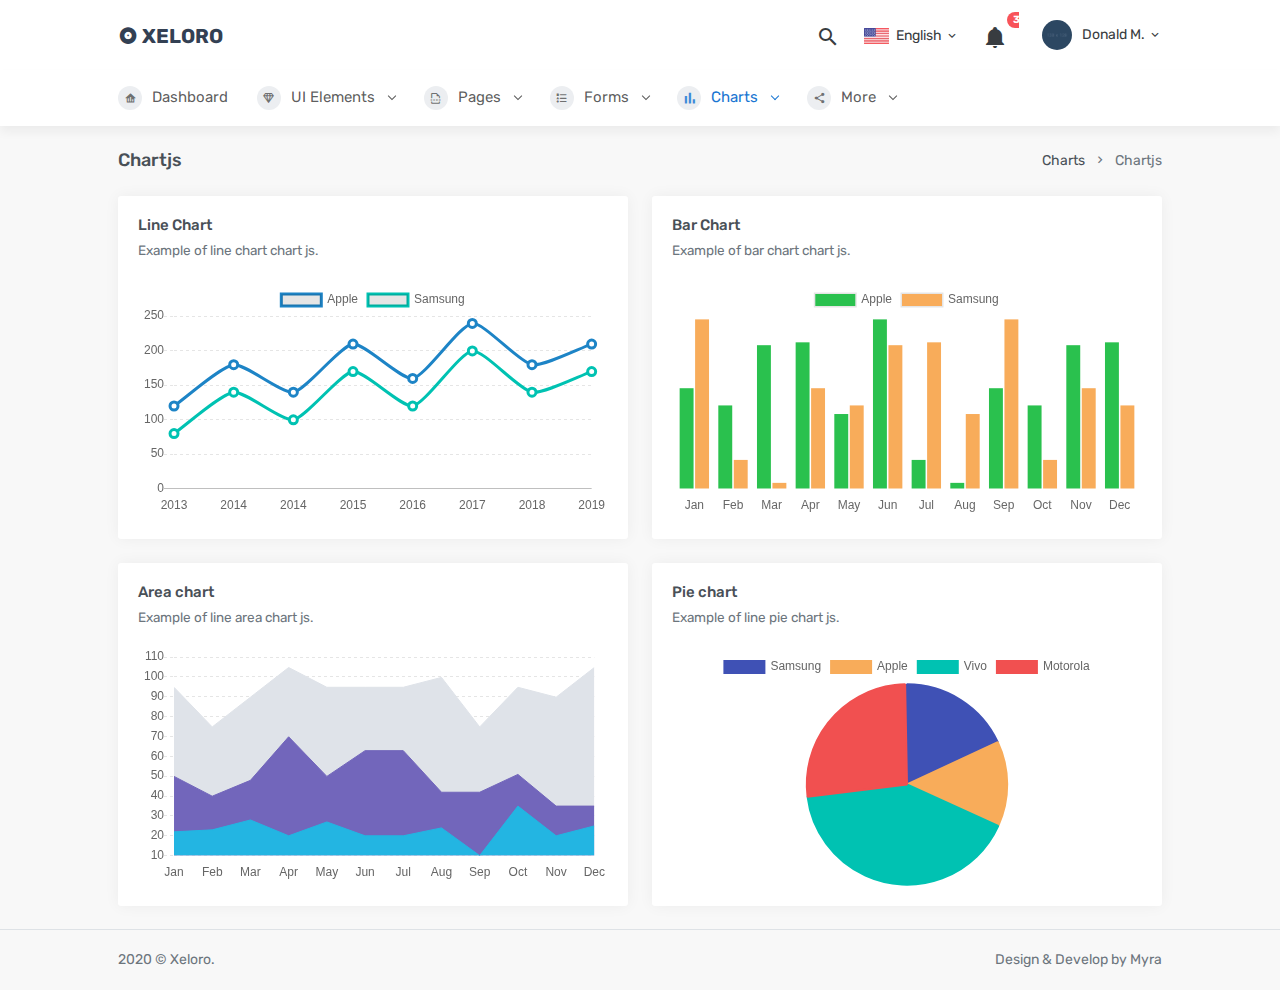
<file: plantilla/Admin/horizontal/charts-chartjs.html>
<!DOCTYPE html>
<html lang="en">

    <head>
        <meta charset="utf-8" />
        <title>Xeloro - Admin & Dashboard Template</title>
        <meta name="viewport" content="width=device-width, initial-scale=1, shrink-to-fit=no">
        <meta content="Premium Multipurpose Admin & Dashboard Template" name="description" />
        <meta content="MyraStudio" name="author" />
        <meta http-equiv="X-UA-Compatible" content="IE=edge" />

        <!-- App favicon -->
        <link rel="shortcut icon" href="assets/images/favicon.ico">

        <!-- App css -->
        <link href="assets/css/bootstrap.min.css" rel="stylesheet" type="text/css" />
        <link href="assets/css/icons.min.css" rel="stylesheet" type="text/css" />
        <link href="assets/css/theme.min.css" rel="stylesheet" type="text/css" />

    </head>

    <body>

         <!-- Begin page -->
         <div id="layout-wrapper">

            <div class="main-content">

                <header id="page-topbar">
                    <div class="navbar-header">
                        <!-- LOGO -->
                        <div class="navbar-brand-box d-flex align-items-left">
                            <a href="index.html" class="logo">
                                <i class="mdi mdi-album"></i>
                                <span>
                                    Xeloro
                                </span>
                            </a>

                            <button type="button" class="btn btn-sm mr-2 font-size-16 d-lg-none header-item waves-effect waves-light" data-toggle="collapse" data-target="#topnav-menu-content">
                                <i class="fa fa-fw fa-bars"></i>
                            </button>
                        </div>
        
                        <div class="d-flex align-items-center">
        
                            <div class="dropdown d-inline-block ml-2">
                                <button type="button" class="btn header-item noti-icon waves-effect waves-light" id="page-header-search-dropdown"
                                    data-toggle="dropdown" aria-haspopup="true" aria-expanded="false">
                                    <i class="mdi mdi-magnify"></i>
                                </button>
                                <div class="dropdown-menu dropdown-menu-lg dropdown-menu-right p-0"
                                    aria-labelledby="page-header-search-dropdown">
                                    
                                    <form class="p-3">
                                        <div class="form-group m-0">
                                            <div class="input-group">
                                                <input type="text" class="form-control" placeholder="Search ..." aria-label="Recipient's username">
                                                <div class="input-group-append">
                                                    <button class="btn btn-primary" type="submit"><i class="mdi mdi-magnify"></i></button>
                                                </div>
                                            </div>
                                        </div>
                                    </form>
                                </div>
                            </div>
        
                            <div class="dropdown d-inline-block">
                                <button type="button" class="btn header-item waves-effect waves-light"
                                    data-toggle="dropdown" aria-haspopup="true" aria-expanded="false">
                                    <img class="" src="assets/images/flags/us.jpg" alt="Header Language" height="16">
                                    <span class="d-none d-sm-inline-block ml-1">English</span>
                                    <i class="mdi mdi-chevron-down d-none d-sm-inline-block"></i>
                                </button>
                                <div class="dropdown-menu dropdown-menu-right">
                                    
                                    <!-- item-->
                                    <a href="javascript:void(0);" class="dropdown-item notify-item">
                                        <img src="assets/images/flags/spain.jpg" alt="user-image" class="mr-1" height="12"> <span class="align-middle">Spanish</span>
                                    </a>
        
                                    <!-- item-->
                                    <a href="javascript:void(0);" class="dropdown-item notify-item">
                                        <img src="assets/images/flags/germany.jpg" alt="user-image" class="mr-1" height="12"> <span class="align-middle">German</span>
                                    </a>
        
                                    <!-- item-->
                                    <a href="javascript:void(0);" class="dropdown-item notify-item">
                                        <img src="assets/images/flags/italy.jpg" alt="user-image" class="mr-1" height="12"> <span class="align-middle">Italian</span>
                                    </a>
        
                                    <!-- item-->
                                    <a href="javascript:void(0);" class="dropdown-item notify-item">
                                        <img src="assets/images/flags/russia.jpg" alt="user-image" class="mr-1" height="12"> <span class="align-middle">Russian</span>
                                    </a>
                                </div>
                            </div>
        
                            <div class="dropdown d-inline-block">
                                <button type="button" class="btn header-item noti-icon waves-effect waves-light" id="page-header-notifications-dropdown"
                                    data-toggle="dropdown" aria-haspopup="true" aria-expanded="false">
                                    <i class="mdi mdi-bell"></i>
                                    <span class="badge badge-danger badge-pill">3</span>
                                </button>
                                <div class="dropdown-menu dropdown-menu-lg dropdown-menu-right p-0"
                                    aria-labelledby="page-header-notifications-dropdown">
                                    <div class="p-3">
                                        <div class="row align-items-center">
                                            <div class="col">
                                                <h6 class="m-0"> Notifications </h6>
                                            </div>
                                            <div class="col-auto">
                                                <a href="#!" class="small"> View All</a>
                                            </div>
                                        </div>
                                    </div>
                                    <div data-simplebar style="max-height: 230px;">
                                        <a href="" class="text-reset notification-item">
                                            <div class="media">
                                                <img src="assets/images/users/avatar-2.jpg"
                                                    class="mr-3 rounded-circle avatar-xs" alt="user-pic">
                                                <div class="media-body">
                                                    <h6 class="mt-0 mb-1">Samuel Coverdale</h6>
                                                    <p class="font-size-12 mb-1">You have new follower on Instagram</p>
                                                    <p class="font-size-12 mb-0 text-muted"><i class="mdi mdi-clock-outline"></i> 2 min ago</p>
                                                </div>
                                            </div>
                                        </a>
                                        <a href="" class="text-reset notification-item">
                                            <div class="media">
                                                <div class="avatar-xs mr-3">
                                                    <span class="avatar-title bg-success rounded-circle">
                                                        <i class="mdi mdi-cloud-download-outline"></i>
                                                    </span>
                                                </div>
                                                <div class="media-body">
                                                    <h6 class="mt-0 mb-1">Download Available !</h6>
                                                    <p class="font-size-12 mb-1">Latest version of admin is now available. Please download here.</p>
                                                    <p class="font-size-12 mb-0 text-muted"><i class="mdi mdi-clock-outline"></i> 4 hours ago</p>
                                                </div>
                                            </div>
                                        </a>
                                        <a href="" class="text-reset notification-item">
                                            <div class="media">
                                                <img src="assets/images/users/avatar-3.jpg"
                                                    class="mr-3 rounded-circle avatar-xs" alt="user-pic">
                                                <div class="media-body">
                                                    <h6 class="mt-0 mb-1">Victoria Mendis</h6>
                                                    <p class="font-size-12 mb-1">Just upgraded to premium account.</p>
                                                    <p class="font-size-12 mb-0 text-muted"><i class="mdi mdi-clock-outline"></i> 1 day ago</p>
                                                </div>
                                            </div>
                                        </a>
                                    </div>
                                    <div class="p-2 border-top">
                                        <a class="btn btn-sm btn-light btn-block text-center" href="javascript:void(0)">
                                            <i class="mdi mdi-arrow-down-circle mr-1"></i> Load More..
                                        </a>
                                    </div>
                                </div>
                            </div>
        
                            <div class="dropdown d-inline-block ml-2">
                                <button type="button" class="btn header-item waves-effect waves-light"
                                    data-toggle="dropdown" aria-haspopup="true" aria-expanded="false">
                                    <img class="rounded-circle header-profile-user" src="assets/images/users/avatar-3.jpg"
                                        alt="Header Avatar">
                                    <span class="d-none d-sm-inline-block ml-1">Donald M.</span>
                                    <i class="mdi mdi-chevron-down d-none d-sm-inline-block"></i>
                                </button>
                                <div class="dropdown-menu dropdown-menu-right">
                                    <a class="dropdown-item d-flex align-items-center justify-content-between" href="javascript:void(0)">
                                        <span>Inbox</span>
                                        <span>
                                            <span class="badge badge-pill badge-info">3</span>
                                        </span>
                                    </a>
                                    <a class="dropdown-item d-flex align-items-center justify-content-between" href="javascript:void(0)">
                                        <span>Profile</span>
                                        <span>
                                            <span class="badge badge-pill badge-warning">1</span>
                                        </span>
                                    </a>
                                    <a class="dropdown-item d-flex align-items-center justify-content-between" href="javascript:void(0)">
                                        Settings
                                    </a>
                                    <a class="dropdown-item d-flex align-items-center justify-content-between" href="javascript:void(0)">
                                        <span>Lock Account</span>
                                    </a>
                                    <a class="dropdown-item d-flex align-items-center justify-content-between" href="javascript:void(0)">
                                        <span>Log Out</span>
                                    </a>
                                </div>
                            </div>
                            
                        </div>
                    </div>
                </header>

                <div class="topnav">
                    <div class="container-fluid">
                        <nav class="navbar navbar-light navbar-expand-lg topnav-menu">
                            
                            <div class="collapse navbar-collapse" id="topnav-menu-content">
                                <ul class="navbar-nav">
                                    <li class="nav-item">
                                        <a class="nav-link" href="index.html">
                                            <i class="mdi mdi-home-analytics"></i>Dashboard
                                        </a>
                                    </li>
                                
                                    <li class="nav-item dropdown">
                                        <a class="nav-link dropdown-toggle arrow-none" href="#" id="topnav-components" role="button" data-toggle="dropdown" aria-haspopup="true" aria-expanded="false">
                                            <i class="mdi mdi-diamond-stone"></i>UI Elements <div class="arrow-down"></div>
                                        </a>
                                        <div class="dropdown-menu" aria-labelledby="topnav-components">
                                            <a href="ui-buttons.html" class="dropdown-item">Buttons</a>
                                            <a href="ui-cards.html" class="dropdown-item">Cards</a>
                                            <a href="ui-carousel.html" class="dropdown-item">Carousel</a>
                                            <a href="ui-embeds.html" class="dropdown-item">Embeds</a>
                                            <a href="ui-general.html" class="dropdown-item">General</a>
                                            <a href="ui-grid.html" class="dropdown-item">Grid</a>
                                            <a href="ui-media-objects.html" class="dropdown-item">Media Objects</a>
                                            <a href="ui-modals.html" class="dropdown-item">Modals</a>
                                            <a href="ui-progressbars.html" class="dropdown-item">Progress Bars</a>
                                            <a href="ui-tabs.html" class="dropdown-item">Tabs</a>
                                            <a href="ui-typography.html" class="dropdown-item">Typography</a>
                                            <a href="ui-toasts.html" class="dropdown-item">Toasts</a>
                                            <a href="ui-tooltips-popovers.html" class="dropdown-item">Tooltips & Popovers</a>
                                            <a href="ui-scrollspy.html" class="dropdown-item">Scrollspy</a>
                                            <a href="ui-spinners.html" class="dropdown-item">Spinners</a>
                                            <a href="ui-sweetalerts.html" class="dropdown-item">Sweet Alerts</a>
                                        </div>
                                    </li>

                                    <li class="nav-item dropdown">
                                        <a class="nav-link dropdown-toggle arrow-none" href="#" id="topnav-pages" role="button" data-toggle="dropdown" aria-haspopup="true" aria-expanded="false">
                                            <i class="mdi mdi-format-page-break"></i>Pages <div class="arrow-down"></div>
                                        </a>
                                        <div class="dropdown-menu" aria-labelledby="topnav-pages">
                                            <div class="dropdown">
                                                <a class="dropdown-item dropdown-toggle arrow-none" href="#" id="topnav-auth" role="button" data-toggle="dropdown" aria-haspopup="true" aria-expanded="false">
                                                    Auth Pages <div class="arrow-down"></div>
                                                </a>
                                                <div class="dropdown-menu" aria-labelledby="topnav-auth">
                                                    <a href="auth-login.html" class="dropdown-item">Login</a>
                                                    <a href="auth-register.html" class="dropdown-item">Register</a>
                                                    <a href="auth-recoverpw.html" class="dropdown-item">Recover Password</a>
                                                    <a href="auth-lock-screen.html" class="dropdown-item">Lock Screen</a>
                                                    <a href="auth-404.html" class="dropdown-item">Error 404</a>
                                                    <a href="auth-500.html" class="dropdown-item">Error 500</a>
                                                </div>
                                            </div>
                                            <a href="pages-invoice.html" class="dropdown-item">Invoice</a>
                                            <a href="pages-starter.html" class="dropdown-item">Starter Page</a>
                                            <a href="pages-maintenance.html" class="dropdown-item">Maintenance</a>
                                            <a href="pages-faqs.html" class="dropdown-item">FAQs</a>
                                            <a href="pages-pricing.html" class="dropdown-item">Pricing</a>
                                        </div>
                                    </li>

                                   

                                    <li class="nav-item dropdown">
                                        <a class="nav-link dropdown-toggle arrow-none" href="#" id="topnav-forms" role="button" data-toggle="dropdown" aria-haspopup="true" aria-expanded="false">
                                            <i class="mdi mdi-format-list-bulleted-type"></i>Forms <div class="arrow-down"></div>
                                        </a>
                                        <div class="dropdown-menu" aria-labelledby="topnav-forms">
                                            <a href="forms-elements.html" class="dropdown-item">Elements</a>
                                            <a href="forms-plugins.html" class="dropdown-item">Plugins</a>
                                            <a href="forms-validation.html" class="dropdown-item">Validation</a>
                                            <a href="forms-mask.html" class="dropdown-item">Masks</a>
                                            <a href="forms-quilljs.html" class="dropdown-item">Quilljs</a>
                                            <a href="forms-uploads.html" class="dropdown-item">File Uploads</a>
                                        </div>
                                    </li>

                                    <li class="nav-item dropdown">
                                        <a class="nav-link dropdown-toggle arrow-none" href="#" id="topnav-charts" role="button" data-toggle="dropdown" aria-haspopup="true" aria-expanded="false">
                                            <i class="mdi mdi-poll"></i>Charts <div class="arrow-down"></div>
                                        </a>
                                        <div class="dropdown-menu" aria-labelledby="topnav-charts">
                                            <a href="charts-morris.html" class="dropdown-item">Morris</a>
                                            <a href="charts-google.html" class="dropdown-item">Google</a>
                                            <a href="charts-chartjs.html" class="dropdown-item">Chartjs</a>
                                            <a href="charts-sparkline.html" class="dropdown-item">Sparkline</a>
                                            <a href="charts-knob.html" class="dropdown-item">Jquery Knob</a>
                                        </div>
                                    </li>

                                    <li class="nav-item dropdown">
                                        <a class="nav-link dropdown-toggle arrow-none" href="#" id="topnav-more" role="button" data-toggle="dropdown" aria-haspopup="true" aria-expanded="false">
                                            <i class="mdi mdi-share-variant"></i>More <div class="arrow-down"></div>
                                        </a>
                                        <div class="dropdown-menu" aria-labelledby="topnav-more">
                                            <a href="calendar.html" class="dropdown-item">Calendar</a>
                                            <div class="dropdown">
                                                <a class="dropdown-item dropdown-toggle arrow-none" href="#" id="topnav-tables" role="button" data-toggle="dropdown" aria-haspopup="true" aria-expanded="false">
                                                    Tables <div class="arrow-down"></div>
                                                </a>
                                                <div class="dropdown-menu" aria-labelledby="topnav-tables">
                                                    <a href="tables-basic.html" class="dropdown-item">Basic Tables</a>
                                                    <a href="tables-datatables.html" class="dropdown-item">Data Tables</a>
                                                </div>
                                            </div>
                                            <div class="dropdown">
                                                <a class="dropdown-item dropdown-toggle arrow-none" href="#" id="topnav-icons" role="button" data-toggle="dropdown" aria-haspopup="true" aria-expanded="false">
                                                    Icons <div class="arrow-down"></div>
                                                </a>
                                                <div class="dropdown-menu" aria-labelledby="topnav-icons">
                                                    <a href="icons-feather.html" class="dropdown-item">Feather Icons</a>
                                                    <a href="icons-materialdesign.html" class="dropdown-item">Material Design</a>
                                                    <a href="icons-dripicons.html" class="dropdown-item">Dripicons</a>
                                                    <a href="icons-fontawesome.html" class="dropdown-item">Font awesome</a>
                                                </div>
                                            </div>
                                            <div class="dropdown">
                                                <a class="dropdown-item dropdown-toggle arrow-none" href="#" id="topnav-maps" role="button" data-toggle="dropdown" aria-haspopup="true" aria-expanded="false">
                                                    Maps <div class="arrow-down"></div>
                                                </a>
                                                <div class="dropdown-menu" aria-labelledby="topnav-maps">
                                                    <a href="maps-google.html" class="dropdown-item">Google Maps</a>
                                                    <a href="maps-vector.html" class="dropdown-item">Vector Maps</a>
                                                </div>
                                            </div>
                                        </div>
                                    </li>

                                </ul>
                            </div>
                        </nav>
                    </div>
                </div>                
                

                <div class="page-content">
                    <div class="container-fluid">
                        <!-- start page title -->
                        <div class="row">
                            <div class="col-12">
                                <div class="page-title-box d-flex align-items-center justify-content-between">
                                    <h4 class="mb-0 font-size-18">Chartjs</h4>
    
                                    <div class="page-title-right">
                                        <ol class="breadcrumb m-0">
                                            <li class="breadcrumb-item"><a href="javascript: void(0);">Charts</a></li>
                                            <li class="breadcrumb-item active">Chartjs</li>
                                        </ol>
                                    </div>
                                    
                                </div>
                            </div>
                        </div>     
                        <!-- end page title -->
    
                        <div class="row">
                            <div class="col-xl-6">
                                <div class="card">
                                    <div class="card-body">
                        
                                        <h4 class="card-title">Line Chart</h4>
                                        <p class="card-subtitle mb-4">Example of line chart chart js.</p>
    
                                        <canvas id="lineChart"></canvas>
                        
                                    </div> <!-- end card-body-->
                                </div> <!-- end card-->
                            </div> <!-- end col -->
                        
                            <div class="col-xl-6">
                                <div class="card">
                                    <div class="card-body">
                        
                                        <h4 class="card-title">Bar Chart</h4>
                                        <p class="card-subtitle mb-4">Example of bar chart chart js.</p>
    
                                        <canvas id="barChart"></canvas>
                        
                                    </div> <!-- end card-body-->
                                </div> <!-- end card-->
                            </div> <!-- end col -->
                        </div>
                        <!-- end row-->
    
                        <div class="row">
                            <div class="col-xl-6">
                                <div class="card">
                                    <div class="card-body">
                        
                                        <h4 class="card-title">Area chart</h4>
                                        <p class="card-subtitle mb-4">Example of line area chart js.</p>
    
                                        <canvas id="areaChart"></canvas>
                        
                                    </div> <!-- end card-body-->
                                </div> <!-- end card-->
                            </div> <!-- end col -->
                        
                            <div class="col-xl-6">
                                <div class="card">
                                    <div class="card-body">
                        
                                        <h4 class="card-title">Pie chart</h4>
                                        <p class="card-subtitle mb-4">Example of line pie chart js.</p>
    
                                        <canvas id="pieChart"></canvas>
                        
                                    </div> <!-- end card-body-->
                                </div> <!-- end card-->
                            </div> <!-- end col -->
                        </div>
                        <!-- end row-->

                        
                    </div> <!-- container-fluid -->
                </div>
                <!-- End Page-content -->

                <footer class="footer">
                    <div class="container-fluid">
                        <div class="row">
                            <div class="col-md-6">
                                <div class="text-center text-lg-left">
                                    2020 © Xeloro.
                                </div>
                            </div>
                            <div class="col-md-6">
                                <div class="text-right d-none d-lg-block">
                                    Design & Develop by Myra
                                </div>
                            </div>
                        </div>
                    </div>
                </footer>

            </div>
            <!-- end main content-->

        </div>
        <!-- END layout-wrapper -->


        <!-- jQuery  -->
        <script src="assets/js/jquery.min.js"></script>
        <script src="assets/js/bootstrap.bundle.min.js"></script>
        <script src="assets/js/waves.js"></script>
        <script src="assets/js/simplebar.min.js"></script>

        <!-- Chart Js-->
        <script src="../plugins/chart-js/chart.min.js"></script>

        <!-- Chart Custom Js-->
        <script src="assets/pages/chartjs-demo.js"></script>


        <!-- App js -->
        <script src="assets/js/theme.js"></script>

    </body>

</html>
</file>
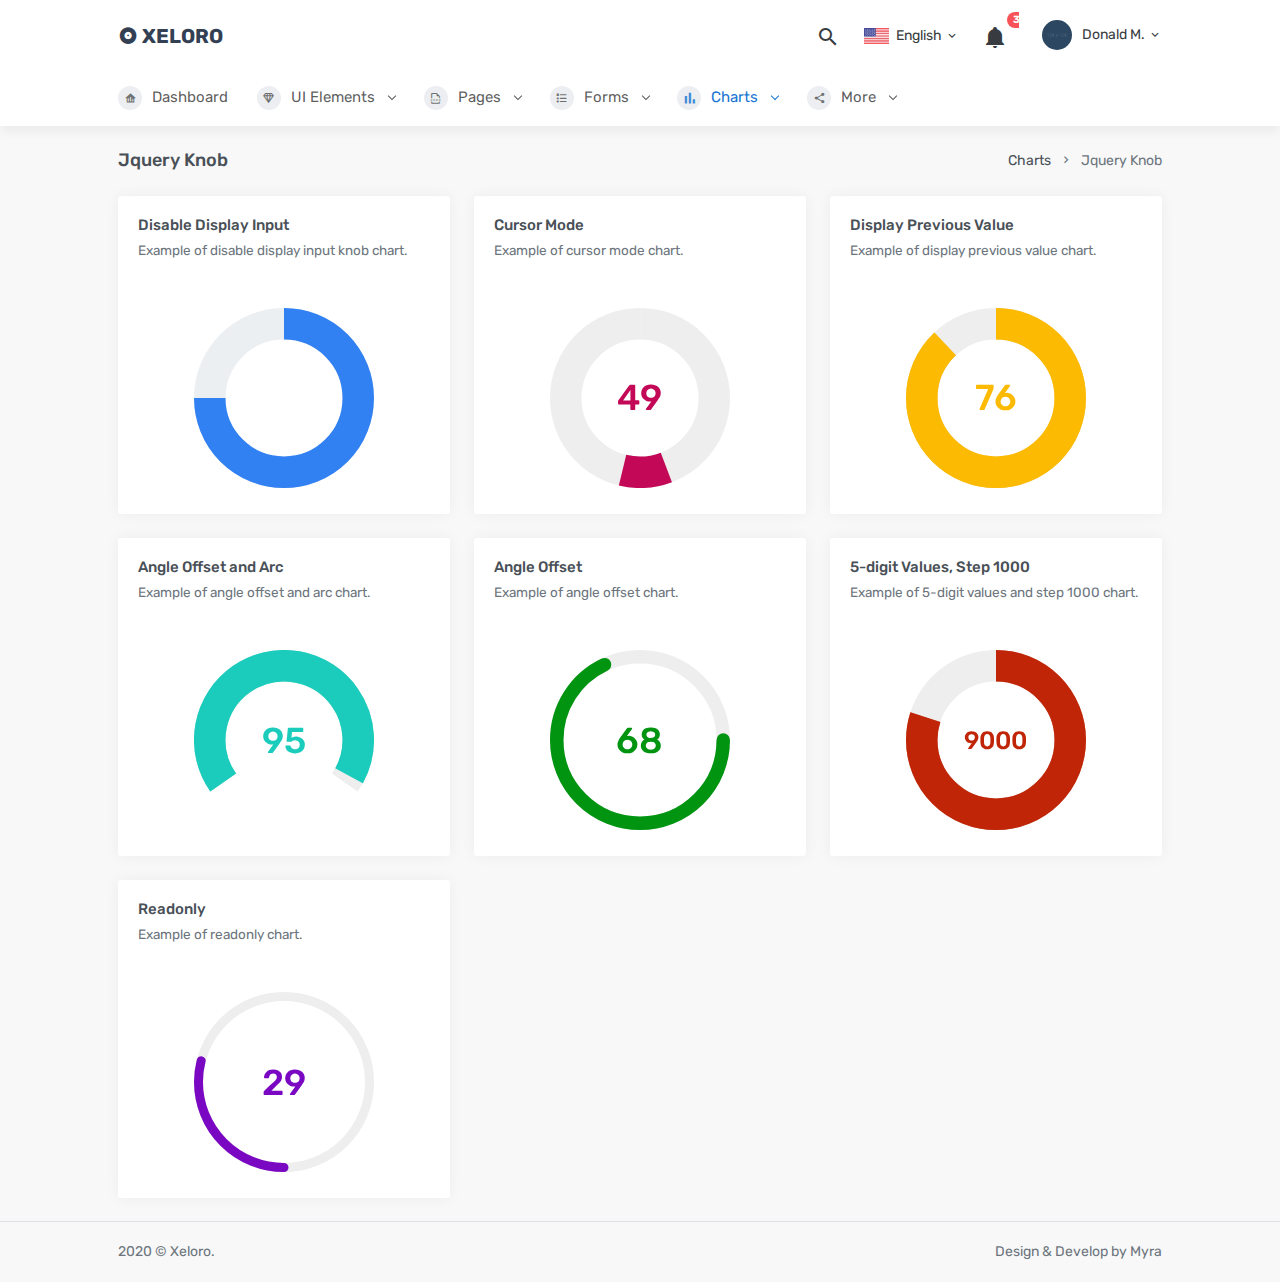
<file: plantilla/Admin/horizontal/charts-knob.html>
<!DOCTYPE html>
<html lang="en">

    <head>
        <meta charset="utf-8" />
        <title>Xeloro - Admin & Dashboard Template</title>
        <meta name="viewport" content="width=device-width, initial-scale=1, shrink-to-fit=no">
        <meta content="Premium Multipurpose Admin & Dashboard Template" name="description" />
        <meta content="MyraStudio" name="author" />
        <meta http-equiv="X-UA-Compatible" content="IE=edge" />

        <!-- App favicon -->
        <link rel="shortcut icon" href="assets/images/favicon.ico">

        <!-- App css -->
        <link href="assets/css/bootstrap.min.css" rel="stylesheet" type="text/css" />
        <link href="assets/css/icons.min.css" rel="stylesheet" type="text/css" />
        <link href="assets/css/theme.min.css" rel="stylesheet" type="text/css" />

    </head>

    <body>

         <!-- Begin page -->
         <div id="layout-wrapper">

            <div class="main-content">

                <header id="page-topbar">
                    <div class="navbar-header">
                        <!-- LOGO -->
                        <div class="navbar-brand-box d-flex align-items-left">
                            <a href="index.html" class="logo">
                                <i class="mdi mdi-album"></i>
                                <span>
                                    Xeloro
                                </span>
                            </a>

                            <button type="button" class="btn btn-sm mr-2 font-size-16 d-lg-none header-item waves-effect waves-light" data-toggle="collapse" data-target="#topnav-menu-content">
                                <i class="fa fa-fw fa-bars"></i>
                            </button>
                        </div>
        
                        <div class="d-flex align-items-center">
        
                            <div class="dropdown d-inline-block ml-2">
                                <button type="button" class="btn header-item noti-icon waves-effect waves-light" id="page-header-search-dropdown"
                                    data-toggle="dropdown" aria-haspopup="true" aria-expanded="false">
                                    <i class="mdi mdi-magnify"></i>
                                </button>
                                <div class="dropdown-menu dropdown-menu-lg dropdown-menu-right p-0"
                                    aria-labelledby="page-header-search-dropdown">
                                    
                                    <form class="p-3">
                                        <div class="form-group m-0">
                                            <div class="input-group">
                                                <input type="text" class="form-control" placeholder="Search ..." aria-label="Recipient's username">
                                                <div class="input-group-append">
                                                    <button class="btn btn-primary" type="submit"><i class="mdi mdi-magnify"></i></button>
                                                </div>
                                            </div>
                                        </div>
                                    </form>
                                </div>
                            </div>
        
                            <div class="dropdown d-inline-block">
                                <button type="button" class="btn header-item waves-effect waves-light"
                                    data-toggle="dropdown" aria-haspopup="true" aria-expanded="false">
                                    <img class="" src="assets/images/flags/us.jpg" alt="Header Language" height="16">
                                    <span class="d-none d-sm-inline-block ml-1">English</span>
                                    <i class="mdi mdi-chevron-down d-none d-sm-inline-block"></i>
                                </button>
                                <div class="dropdown-menu dropdown-menu-right">
                                    
                                    <!-- item-->
                                    <a href="javascript:void(0);" class="dropdown-item notify-item">
                                        <img src="assets/images/flags/spain.jpg" alt="user-image" class="mr-1" height="12"> <span class="align-middle">Spanish</span>
                                    </a>
        
                                    <!-- item-->
                                    <a href="javascript:void(0);" class="dropdown-item notify-item">
                                        <img src="assets/images/flags/germany.jpg" alt="user-image" class="mr-1" height="12"> <span class="align-middle">German</span>
                                    </a>
        
                                    <!-- item-->
                                    <a href="javascript:void(0);" class="dropdown-item notify-item">
                                        <img src="assets/images/flags/italy.jpg" alt="user-image" class="mr-1" height="12"> <span class="align-middle">Italian</span>
                                    </a>
        
                                    <!-- item-->
                                    <a href="javascript:void(0);" class="dropdown-item notify-item">
                                        <img src="assets/images/flags/russia.jpg" alt="user-image" class="mr-1" height="12"> <span class="align-middle">Russian</span>
                                    </a>
                                </div>
                            </div>
        
                            <div class="dropdown d-inline-block">
                                <button type="button" class="btn header-item noti-icon waves-effect waves-light" id="page-header-notifications-dropdown"
                                    data-toggle="dropdown" aria-haspopup="true" aria-expanded="false">
                                    <i class="mdi mdi-bell"></i>
                                    <span class="badge badge-danger badge-pill">3</span>
                                </button>
                                <div class="dropdown-menu dropdown-menu-lg dropdown-menu-right p-0"
                                    aria-labelledby="page-header-notifications-dropdown">
                                    <div class="p-3">
                                        <div class="row align-items-center">
                                            <div class="col">
                                                <h6 class="m-0"> Notifications </h6>
                                            </div>
                                            <div class="col-auto">
                                                <a href="#!" class="small"> View All</a>
                                            </div>
                                        </div>
                                    </div>
                                    <div data-simplebar style="max-height: 230px;">
                                        <a href="" class="text-reset notification-item">
                                            <div class="media">
                                                <img src="assets/images/users/avatar-2.jpg"
                                                    class="mr-3 rounded-circle avatar-xs" alt="user-pic">
                                                <div class="media-body">
                                                    <h6 class="mt-0 mb-1">Samuel Coverdale</h6>
                                                    <p class="font-size-12 mb-1">You have new follower on Instagram</p>
                                                    <p class="font-size-12 mb-0 text-muted"><i class="mdi mdi-clock-outline"></i> 2 min ago</p>
                                                </div>
                                            </div>
                                        </a>
                                        <a href="" class="text-reset notification-item">
                                            <div class="media">
                                                <div class="avatar-xs mr-3">
                                                    <span class="avatar-title bg-success rounded-circle">
                                                        <i class="mdi mdi-cloud-download-outline"></i>
                                                    </span>
                                                </div>
                                                <div class="media-body">
                                                    <h6 class="mt-0 mb-1">Download Available !</h6>
                                                    <p class="font-size-12 mb-1">Latest version of admin is now available. Please download here.</p>
                                                    <p class="font-size-12 mb-0 text-muted"><i class="mdi mdi-clock-outline"></i> 4 hours ago</p>
                                                </div>
                                            </div>
                                        </a>
                                        <a href="" class="text-reset notification-item">
                                            <div class="media">
                                                <img src="assets/images/users/avatar-3.jpg"
                                                    class="mr-3 rounded-circle avatar-xs" alt="user-pic">
                                                <div class="media-body">
                                                    <h6 class="mt-0 mb-1">Victoria Mendis</h6>
                                                    <p class="font-size-12 mb-1">Just upgraded to premium account.</p>
                                                    <p class="font-size-12 mb-0 text-muted"><i class="mdi mdi-clock-outline"></i> 1 day ago</p>
                                                </div>
                                            </div>
                                        </a>
                                    </div>
                                    <div class="p-2 border-top">
                                        <a class="btn btn-sm btn-light btn-block text-center" href="javascript:void(0)">
                                            <i class="mdi mdi-arrow-down-circle mr-1"></i> Load More..
                                        </a>
                                    </div>
                                </div>
                            </div>
        
                            <div class="dropdown d-inline-block ml-2">
                                <button type="button" class="btn header-item waves-effect waves-light"
                                    data-toggle="dropdown" aria-haspopup="true" aria-expanded="false">
                                    <img class="rounded-circle header-profile-user" src="assets/images/users/avatar-3.jpg"
                                        alt="Header Avatar">
                                    <span class="d-none d-sm-inline-block ml-1">Donald M.</span>
                                    <i class="mdi mdi-chevron-down d-none d-sm-inline-block"></i>
                                </button>
                                <div class="dropdown-menu dropdown-menu-right">
                                    <a class="dropdown-item d-flex align-items-center justify-content-between" href="javascript:void(0)">
                                        <span>Inbox</span>
                                        <span>
                                            <span class="badge badge-pill badge-info">3</span>
                                        </span>
                                    </a>
                                    <a class="dropdown-item d-flex align-items-center justify-content-between" href="javascript:void(0)">
                                        <span>Profile</span>
                                        <span>
                                            <span class="badge badge-pill badge-warning">1</span>
                                        </span>
                                    </a>
                                    <a class="dropdown-item d-flex align-items-center justify-content-between" href="javascript:void(0)">
                                        Settings
                                    </a>
                                    <a class="dropdown-item d-flex align-items-center justify-content-between" href="javascript:void(0)">
                                        <span>Lock Account</span>
                                    </a>
                                    <a class="dropdown-item d-flex align-items-center justify-content-between" href="javascript:void(0)">
                                        <span>Log Out</span>
                                    </a>
                                </div>
                            </div>
                            
                        </div>
                    </div>
                </header>

                <div class="topnav">
                    <div class="container-fluid">
                        <nav class="navbar navbar-light navbar-expand-lg topnav-menu">
                            
                            <div class="collapse navbar-collapse" id="topnav-menu-content">
                                <ul class="navbar-nav">
                                    <li class="nav-item">
                                        <a class="nav-link" href="index.html">
                                            <i class="mdi mdi-home-analytics"></i>Dashboard
                                        </a>
                                    </li>
                                
                                    <li class="nav-item dropdown">
                                        <a class="nav-link dropdown-toggle arrow-none" href="#" id="topnav-components" role="button" data-toggle="dropdown" aria-haspopup="true" aria-expanded="false">
                                            <i class="mdi mdi-diamond-stone"></i>UI Elements <div class="arrow-down"></div>
                                        </a>
                                        <div class="dropdown-menu" aria-labelledby="topnav-components">
                                            <a href="ui-buttons.html" class="dropdown-item">Buttons</a>
                                            <a href="ui-cards.html" class="dropdown-item">Cards</a>
                                            <a href="ui-carousel.html" class="dropdown-item">Carousel</a>
                                            <a href="ui-embeds.html" class="dropdown-item">Embeds</a>
                                            <a href="ui-general.html" class="dropdown-item">General</a>
                                            <a href="ui-grid.html" class="dropdown-item">Grid</a>
                                            <a href="ui-media-objects.html" class="dropdown-item">Media Objects</a>
                                            <a href="ui-modals.html" class="dropdown-item">Modals</a>
                                            <a href="ui-progressbars.html" class="dropdown-item">Progress Bars</a>
                                            <a href="ui-tabs.html" class="dropdown-item">Tabs</a>
                                            <a href="ui-typography.html" class="dropdown-item">Typography</a>
                                            <a href="ui-toasts.html" class="dropdown-item">Toasts</a>
                                            <a href="ui-tooltips-popovers.html" class="dropdown-item">Tooltips & Popovers</a>
                                            <a href="ui-scrollspy.html" class="dropdown-item">Scrollspy</a>
                                            <a href="ui-spinners.html" class="dropdown-item">Spinners</a>
                                            <a href="ui-sweetalerts.html" class="dropdown-item">Sweet Alerts</a>
                                        </div>
                                    </li>

                                    <li class="nav-item dropdown">
                                        <a class="nav-link dropdown-toggle arrow-none" href="#" id="topnav-pages" role="button" data-toggle="dropdown" aria-haspopup="true" aria-expanded="false">
                                            <i class="mdi mdi-format-page-break"></i>Pages <div class="arrow-down"></div>
                                        </a>
                                        <div class="dropdown-menu" aria-labelledby="topnav-pages">
                                            <div class="dropdown">
                                                <a class="dropdown-item dropdown-toggle arrow-none" href="#" id="topnav-auth" role="button" data-toggle="dropdown" aria-haspopup="true" aria-expanded="false">
                                                    Auth Pages <div class="arrow-down"></div>
                                                </a>
                                                <div class="dropdown-menu" aria-labelledby="topnav-auth">
                                                    <a href="auth-login.html" class="dropdown-item">Login</a>
                                                    <a href="auth-register.html" class="dropdown-item">Register</a>
                                                    <a href="auth-recoverpw.html" class="dropdown-item">Recover Password</a>
                                                    <a href="auth-lock-screen.html" class="dropdown-item">Lock Screen</a>
                                                    <a href="auth-404.html" class="dropdown-item">Error 404</a>
                                                    <a href="auth-500.html" class="dropdown-item">Error 500</a>
                                                </div>
                                            </div>
                                            <a href="pages-invoice.html" class="dropdown-item">Invoice</a>
                                            <a href="pages-starter.html" class="dropdown-item">Starter Page</a>
                                            <a href="pages-maintenance.html" class="dropdown-item">Maintenance</a>
                                            <a href="pages-faqs.html" class="dropdown-item">FAQs</a>
                                            <a href="pages-pricing.html" class="dropdown-item">Pricing</a>
                                        </div>
                                    </li>

                                   

                                    <li class="nav-item dropdown">
                                        <a class="nav-link dropdown-toggle arrow-none" href="#" id="topnav-forms" role="button" data-toggle="dropdown" aria-haspopup="true" aria-expanded="false">
                                            <i class="mdi mdi-format-list-bulleted-type"></i>Forms <div class="arrow-down"></div>
                                        </a>
                                        <div class="dropdown-menu" aria-labelledby="topnav-forms">
                                            <a href="forms-elements.html" class="dropdown-item">Elements</a>
                                            <a href="forms-plugins.html" class="dropdown-item">Plugins</a>
                                            <a href="forms-validation.html" class="dropdown-item">Validation</a>
                                            <a href="forms-mask.html" class="dropdown-item">Masks</a>
                                            <a href="forms-quilljs.html" class="dropdown-item">Quilljs</a>
                                            <a href="forms-uploads.html" class="dropdown-item">File Uploads</a>
                                        </div>
                                    </li>

                                    <li class="nav-item dropdown">
                                        <a class="nav-link dropdown-toggle arrow-none" href="#" id="topnav-charts" role="button" data-toggle="dropdown" aria-haspopup="true" aria-expanded="false">
                                            <i class="mdi mdi-poll"></i>Charts <div class="arrow-down"></div>
                                        </a>
                                        <div class="dropdown-menu" aria-labelledby="topnav-charts">
                                            <a href="charts-morris.html" class="dropdown-item">Morris</a>
                                            <a href="charts-google.html" class="dropdown-item">Google</a>
                                            <a href="charts-chartjs.html" class="dropdown-item">Chartjs</a>
                                            <a href="charts-sparkline.html" class="dropdown-item">Sparkline</a>
                                            <a href="charts-knob.html" class="dropdown-item">Jquery Knob</a>
                                        </div>
                                    </li>

                                    <li class="nav-item dropdown">
                                        <a class="nav-link dropdown-toggle arrow-none" href="#" id="topnav-more" role="button" data-toggle="dropdown" aria-haspopup="true" aria-expanded="false">
                                            <i class="mdi mdi-share-variant"></i>More <div class="arrow-down"></div>
                                        </a>
                                        <div class="dropdown-menu" aria-labelledby="topnav-more">
                                            <a href="calendar.html" class="dropdown-item">Calendar</a>
                                            <div class="dropdown">
                                                <a class="dropdown-item dropdown-toggle arrow-none" href="#" id="topnav-tables" role="button" data-toggle="dropdown" aria-haspopup="true" aria-expanded="false">
                                                    Tables <div class="arrow-down"></div>
                                                </a>
                                                <div class="dropdown-menu" aria-labelledby="topnav-tables">
                                                    <a href="tables-basic.html" class="dropdown-item">Basic Tables</a>
                                                    <a href="tables-datatables.html" class="dropdown-item">Data Tables</a>
                                                </div>
                                            </div>
                                            <div class="dropdown">
                                                <a class="dropdown-item dropdown-toggle arrow-none" href="#" id="topnav-icons" role="button" data-toggle="dropdown" aria-haspopup="true" aria-expanded="false">
                                                    Icons <div class="arrow-down"></div>
                                                </a>
                                                <div class="dropdown-menu" aria-labelledby="topnav-icons">
                                                    <a href="icons-feather.html" class="dropdown-item">Feather Icons</a>
                                                    <a href="icons-materialdesign.html" class="dropdown-item">Material Design</a>
                                                    <a href="icons-dripicons.html" class="dropdown-item">Dripicons</a>
                                                    <a href="icons-fontawesome.html" class="dropdown-item">Font awesome</a>
                                                </div>
                                            </div>
                                            <div class="dropdown">
                                                <a class="dropdown-item dropdown-toggle arrow-none" href="#" id="topnav-maps" role="button" data-toggle="dropdown" aria-haspopup="true" aria-expanded="false">
                                                    Maps <div class="arrow-down"></div>
                                                </a>
                                                <div class="dropdown-menu" aria-labelledby="topnav-maps">
                                                    <a href="maps-google.html" class="dropdown-item">Google Maps</a>
                                                    <a href="maps-vector.html" class="dropdown-item">Vector Maps</a>
                                                </div>
                                            </div>
                                        </div>
                                    </li>

                                </ul>
                            </div>
                        </nav>
                    </div>
                </div>                
             

                <div class="page-content">
                    <div class="container-fluid">
                        <!-- start page title -->
                        <div class="row">
                            <div class="col-12">
                                <div class="page-title-box d-flex align-items-center justify-content-between">
                                    <h4 class="mb-0 font-size-18">Jquery Knob</h4>
    
                                    <div class="page-title-right">
                                        <ol class="breadcrumb m-0">
                                            <li class="breadcrumb-item"><a href="javascript: void(0);">Charts</a></li>
                                            <li class="breadcrumb-item active">Jquery Knob</li>
                                        </ol>
                                    </div>
                                    
                                </div>
                            </div>
                        </div>     
                        <!-- end page title -->
    
                        <div class="row">
                            <div class="col-xl-4">
                                <div class="card">
                                    <div class="card-body">
                        
                                        <h4 class="card-title">Disable Display Input</h4>
                                        <p class="card-subtitle mb-5">Example of disable display input knob chart.</p>
    
                                        <div class="text-center">
                                            <input data-plugin="knob" data-width="180" data-height="180" data-bgColor="#ebeff2"
                                                data-fgColor="#3281f2" data-displayInput=false value="75" />
                                        </div>
                        
                                    </div> <!-- end card-body-->
                                </div> <!-- end card-->
                            </div> <!-- end col -->
                        
                            <div class="col-xl-4">
                                <div class="card">
                                    <div class="card-body">
                        
                                        <h4 class="card-title">Cursor Mode</h4>
                                        <p class="card-subtitle mb-5">Example of cursor mode chart.</p>
    
                                        <div class="text-center">
                                            <input data-plugin="knob" data-width="180" data-height="180" data-cursor=true
                                                data-fgColor="#c20856" value="49" />
                                        </div>
                        
                                    </div> <!-- end card-body-->
                                </div> <!-- end card-->
                            </div> <!-- end col -->
    
                            <div class="col-xl-4">
                                <div class="card">
                                    <div class="card-body">
                        
                                        <h4 class="card-title">Display Previous Value</h4>
                                        <p class="card-subtitle mb-5">Example of display previous value chart.</p>
    
                                        <div class="text-center">
                                            <input data-plugin="knob" data-width="180" data-height="180" data-min="-100"
                                                data-fgColor="#fcba03" data-displayPrevious=true value="76" />
                                        </div>
                        
                                    </div> <!-- end card-body-->
                                </div> <!-- end card-->
                            </div> <!-- end col -->
                        </div>
                        <!-- end row-->
    
                        <div class="row">
                            <div class="col-xl-4">
                                <div class="card">
                                    <div class="card-body">
                        
                                        <h4 class="card-title">Angle Offset and Arc</h4>
                                        <p class="card-subtitle mb-5">Example of angle offset and arc chart.</p>
                                        
                                        <div class="text-center">
                                            <input data-plugin="knob" data-width="180" data-height="180" data-min="-100"
                                                data-fgColor="#1bccbd" data-displayPrevious=true data-angleOffset=-125
                                                data-angleArc=250 value="95" />
                                        </div>
                                    </div> <!-- end card-body-->
                                </div> <!-- end card-->
                            </div> <!-- end col -->
                        
                            <div class="col-xl-4">
                                <div class="card">
                                    <div class="card-body">
                        
                                        <h4 class="card-title">Angle Offset</h4>
                                        <p class="card-subtitle mb-5">Example of angle offset chart.</p>
    
                                        <div class="text-center">
                                            <input data-plugin="knob" data-width="180" data-height="180" data-angleOffset="90"
                                                data-linecap="round" data-fgColor="#009411" value="68" data-thickness=".15" />
                                        </div>
                        
                                    </div> <!-- end card-body-->
                                </div> <!-- end card-->
                            </div> <!-- end col -->
    
                            <div class="col-xl-4">
                                <div class="card">
                                    <div class="card-body">
                        
                                        <h4 class="card-title">5-digit Values, Step 1000</h4>
                                        <p class="card-subtitle mb-5">Example of 5-digit values and step 1000 chart.</p>
                                        
                                        <div class="text-center">
                                            <input data-plugin="knob" data-width="180" data-height="180" data-min="-15000"
                                                data-displayPrevious=true data-max="15000" data-step="1000" value="9000"
                                                data-fgColor="#bf2506" />
                                        </div>
                                    </div> <!-- end card-body-->
                                </div> <!-- end card-->
                            </div> <!-- end col -->
                        </div>
                        <!-- end row-->
    
                        <div class="row">
                            <div class="col-xl-4">
                                <div class="card">
                                    <div class="card-body">
                        
                                        <h4 class="card-title">Readonly</h4>
                                        <p class="card-subtitle mb-5">Example of readonly chart.</p>
                                        
                                        <div class="text-center">
                                            <input data-plugin="knob" data-width="180" data-height="180" data-linecap=round
                                                data-fgColor="#7a08c2" value="29" data-skin="tron" data-angleOffset="180"
                                                data-readOnly=true data-thickness=".1" />
                                        </div>
                                    </div> <!-- end card-body-->
                                </div> <!-- end card-->
                            </div> <!-- end col -->
                        </div>
                        <!-- end row-->
    

                        
                    </div> <!-- container-fluid -->
                </div>
                <!-- End Page-content -->

                <footer class="footer">
                    <div class="container-fluid">
                        <div class="row">
                            <div class="col-md-6">
                                <div class="text-center text-lg-left">
                                    2020 © Xeloro.
                                </div>
                            </div>
                            <div class="col-md-6">
                                <div class="text-right d-none d-lg-block">
                                    Design & Develop by Myra
                                </div>
                            </div>
                        </div>
                    </div>
                </footer>

            </div>
            <!-- end main content-->

        </div>
        <!-- END layout-wrapper -->


        <!-- jQuery  -->
        <script src="assets/js/jquery.min.js"></script>
        <script src="assets/js/bootstrap.bundle.min.js"></script>
        <script src="assets/js/waves.js"></script>
        <script src="assets/js/simplebar.min.js"></script>

        <!-- Chart Js-->
        <script src="../plugins/jquery-knob/jquery.knob.min.js"></script>

        <!-- Chart Custom Js-->
        <script src="assets/pages/knob-chart-demo.js"></script> 

        <!-- App js -->
        <script src="assets/js/theme.js"></script>

    </body>

</html>
</file>
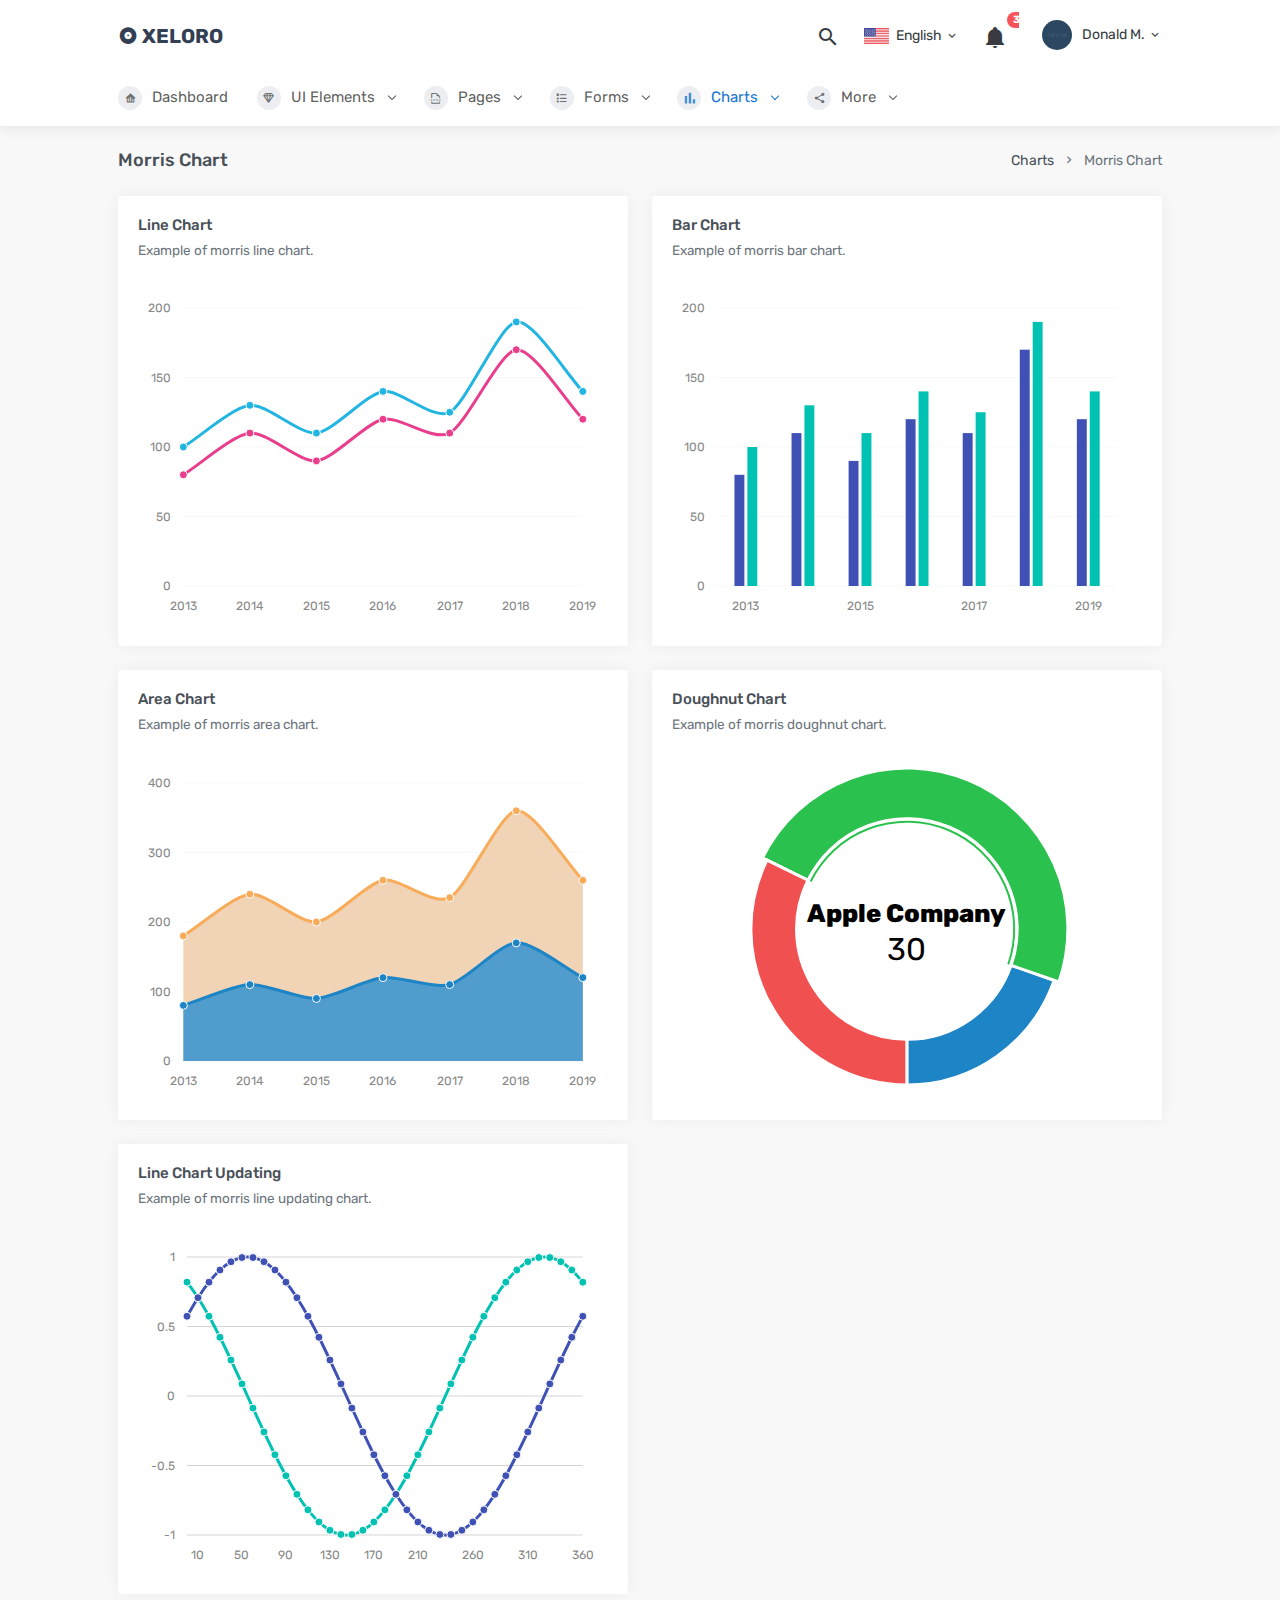
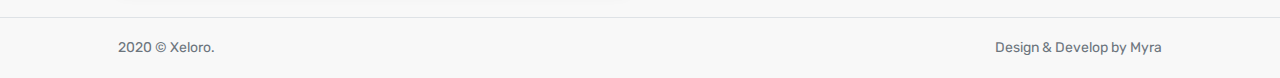
<file: plantilla/Admin/horizontal/charts-morris.html>
<!DOCTYPE html>
<html lang="en">

    <head>
        <meta charset="utf-8" />
        <title>Xeloro - Admin & Dashboard Template</title>
        <meta name="viewport" content="width=device-width, initial-scale=1, shrink-to-fit=no">
        <meta content="Premium Multipurpose Admin & Dashboard Template" name="description" />
        <meta content="MyraStudio" name="author" />
        <meta http-equiv="X-UA-Compatible" content="IE=edge" />

        <!-- App favicon -->
        <link rel="shortcut icon" href="assets/images/favicon.ico">

        <!-- App css -->
        <link href="assets/css/bootstrap.min.css" rel="stylesheet" type="text/css" />
        <link href="assets/css/icons.min.css" rel="stylesheet" type="text/css" />
        <link href="assets/css/theme.min.css" rel="stylesheet" type="text/css" />

    </head>

    <body>

         <!-- Begin page -->
         <div id="layout-wrapper">

            <div class="main-content">

                <header id="page-topbar">
                    <div class="navbar-header">
                        <!-- LOGO -->
                        <div class="navbar-brand-box d-flex align-items-left">
                            <a href="index.html" class="logo">
                                <i class="mdi mdi-album"></i>
                                <span>
                                    Xeloro
                                </span>
                            </a>

                            <button type="button" class="btn btn-sm mr-2 font-size-16 d-lg-none header-item waves-effect waves-light" data-toggle="collapse" data-target="#topnav-menu-content">
                                <i class="fa fa-fw fa-bars"></i>
                            </button>
                        </div>
        
                        <div class="d-flex align-items-center">
        
                            <div class="dropdown d-inline-block ml-2">
                                <button type="button" class="btn header-item noti-icon waves-effect waves-light" id="page-header-search-dropdown"
                                    data-toggle="dropdown" aria-haspopup="true" aria-expanded="false">
                                    <i class="mdi mdi-magnify"></i>
                                </button>
                                <div class="dropdown-menu dropdown-menu-lg dropdown-menu-right p-0"
                                    aria-labelledby="page-header-search-dropdown">
                                    
                                    <form class="p-3">
                                        <div class="form-group m-0">
                                            <div class="input-group">
                                                <input type="text" class="form-control" placeholder="Search ..." aria-label="Recipient's username">
                                                <div class="input-group-append">
                                                    <button class="btn btn-primary" type="submit"><i class="mdi mdi-magnify"></i></button>
                                                </div>
                                            </div>
                                        </div>
                                    </form>
                                </div>
                            </div>
        
                            <div class="dropdown d-inline-block">
                                <button type="button" class="btn header-item waves-effect waves-light"
                                    data-toggle="dropdown" aria-haspopup="true" aria-expanded="false">
                                    <img class="" src="assets/images/flags/us.jpg" alt="Header Language" height="16">
                                    <span class="d-none d-sm-inline-block ml-1">English</span>
                                    <i class="mdi mdi-chevron-down d-none d-sm-inline-block"></i>
                                </button>
                                <div class="dropdown-menu dropdown-menu-right">
                                    
                                    <!-- item-->
                                    <a href="javascript:void(0);" class="dropdown-item notify-item">
                                        <img src="assets/images/flags/spain.jpg" alt="user-image" class="mr-1" height="12"> <span class="align-middle">Spanish</span>
                                    </a>
        
                                    <!-- item-->
                                    <a href="javascript:void(0);" class="dropdown-item notify-item">
                                        <img src="assets/images/flags/germany.jpg" alt="user-image" class="mr-1" height="12"> <span class="align-middle">German</span>
                                    </a>
        
                                    <!-- item-->
                                    <a href="javascript:void(0);" class="dropdown-item notify-item">
                                        <img src="assets/images/flags/italy.jpg" alt="user-image" class="mr-1" height="12"> <span class="align-middle">Italian</span>
                                    </a>
        
                                    <!-- item-->
                                    <a href="javascript:void(0);" class="dropdown-item notify-item">
                                        <img src="assets/images/flags/russia.jpg" alt="user-image" class="mr-1" height="12"> <span class="align-middle">Russian</span>
                                    </a>
                                </div>
                            </div>
        
                            <div class="dropdown d-inline-block">
                                <button type="button" class="btn header-item noti-icon waves-effect waves-light" id="page-header-notifications-dropdown"
                                    data-toggle="dropdown" aria-haspopup="true" aria-expanded="false">
                                    <i class="mdi mdi-bell"></i>
                                    <span class="badge badge-danger badge-pill">3</span>
                                </button>
                                <div class="dropdown-menu dropdown-menu-lg dropdown-menu-right p-0"
                                    aria-labelledby="page-header-notifications-dropdown">
                                    <div class="p-3">
                                        <div class="row align-items-center">
                                            <div class="col">
                                                <h6 class="m-0"> Notifications </h6>
                                            </div>
                                            <div class="col-auto">
                                                <a href="#!" class="small"> View All</a>
                                            </div>
                                        </div>
                                    </div>
                                    <div data-simplebar style="max-height: 230px;">
                                        <a href="" class="text-reset notification-item">
                                            <div class="media">
                                                <img src="assets/images/users/avatar-2.jpg"
                                                    class="mr-3 rounded-circle avatar-xs" alt="user-pic">
                                                <div class="media-body">
                                                    <h6 class="mt-0 mb-1">Samuel Coverdale</h6>
                                                    <p class="font-size-12 mb-1">You have new follower on Instagram</p>
                                                    <p class="font-size-12 mb-0 text-muted"><i class="mdi mdi-clock-outline"></i> 2 min ago</p>
                                                </div>
                                            </div>
                                        </a>
                                        <a href="" class="text-reset notification-item">
                                            <div class="media">
                                                <div class="avatar-xs mr-3">
                                                    <span class="avatar-title bg-success rounded-circle">
                                                        <i class="mdi mdi-cloud-download-outline"></i>
                                                    </span>
                                                </div>
                                                <div class="media-body">
                                                    <h6 class="mt-0 mb-1">Download Available !</h6>
                                                    <p class="font-size-12 mb-1">Latest version of admin is now available. Please download here.</p>
                                                    <p class="font-size-12 mb-0 text-muted"><i class="mdi mdi-clock-outline"></i> 4 hours ago</p>
                                                </div>
                                            </div>
                                        </a>
                                        <a href="" class="text-reset notification-item">
                                            <div class="media">
                                                <img src="assets/images/users/avatar-3.jpg"
                                                    class="mr-3 rounded-circle avatar-xs" alt="user-pic">
                                                <div class="media-body">
                                                    <h6 class="mt-0 mb-1">Victoria Mendis</h6>
                                                    <p class="font-size-12 mb-1">Just upgraded to premium account.</p>
                                                    <p class="font-size-12 mb-0 text-muted"><i class="mdi mdi-clock-outline"></i> 1 day ago</p>
                                                </div>
                                            </div>
                                        </a>
                                    </div>
                                    <div class="p-2 border-top">
                                        <a class="btn btn-sm btn-light btn-block text-center" href="javascript:void(0)">
                                            <i class="mdi mdi-arrow-down-circle mr-1"></i> Load More..
                                        </a>
                                    </div>
                                </div>
                            </div>
        
                            <div class="dropdown d-inline-block ml-2">
                                <button type="button" class="btn header-item waves-effect waves-light"
                                    data-toggle="dropdown" aria-haspopup="true" aria-expanded="false">
                                    <img class="rounded-circle header-profile-user" src="assets/images/users/avatar-3.jpg"
                                        alt="Header Avatar">
                                    <span class="d-none d-sm-inline-block ml-1">Donald M.</span>
                                    <i class="mdi mdi-chevron-down d-none d-sm-inline-block"></i>
                                </button>
                                <div class="dropdown-menu dropdown-menu-right">
                                    <a class="dropdown-item d-flex align-items-center justify-content-between" href="javascript:void(0)">
                                        <span>Inbox</span>
                                        <span>
                                            <span class="badge badge-pill badge-info">3</span>
                                        </span>
                                    </a>
                                    <a class="dropdown-item d-flex align-items-center justify-content-between" href="javascript:void(0)">
                                        <span>Profile</span>
                                        <span>
                                            <span class="badge badge-pill badge-warning">1</span>
                                        </span>
                                    </a>
                                    <a class="dropdown-item d-flex align-items-center justify-content-between" href="javascript:void(0)">
                                        Settings
                                    </a>
                                    <a class="dropdown-item d-flex align-items-center justify-content-between" href="javascript:void(0)">
                                        <span>Lock Account</span>
                                    </a>
                                    <a class="dropdown-item d-flex align-items-center justify-content-between" href="javascript:void(0)">
                                        <span>Log Out</span>
                                    </a>
                                </div>
                            </div>
                            
                        </div>
                    </div>
                </header>

                <div class="topnav">
                    <div class="container-fluid">
                        <nav class="navbar navbar-light navbar-expand-lg topnav-menu">
                            
                            <div class="collapse navbar-collapse" id="topnav-menu-content">
                                <ul class="navbar-nav">
                                    <li class="nav-item">
                                        <a class="nav-link" href="index.html">
                                            <i class="mdi mdi-home-analytics"></i>Dashboard
                                        </a>
                                    </li>
                                
                                    <li class="nav-item dropdown">
                                        <a class="nav-link dropdown-toggle arrow-none" href="#" id="topnav-components" role="button" data-toggle="dropdown" aria-haspopup="true" aria-expanded="false">
                                            <i class="mdi mdi-diamond-stone"></i>UI Elements <div class="arrow-down"></div>
                                        </a>
                                        <div class="dropdown-menu" aria-labelledby="topnav-components">
                                            <a href="ui-buttons.html" class="dropdown-item">Buttons</a>
                                            <a href="ui-cards.html" class="dropdown-item">Cards</a>
                                            <a href="ui-carousel.html" class="dropdown-item">Carousel</a>
                                            <a href="ui-embeds.html" class="dropdown-item">Embeds</a>
                                            <a href="ui-general.html" class="dropdown-item">General</a>
                                            <a href="ui-grid.html" class="dropdown-item">Grid</a>
                                            <a href="ui-media-objects.html" class="dropdown-item">Media Objects</a>
                                            <a href="ui-modals.html" class="dropdown-item">Modals</a>
                                            <a href="ui-progressbars.html" class="dropdown-item">Progress Bars</a>
                                            <a href="ui-tabs.html" class="dropdown-item">Tabs</a>
                                            <a href="ui-typography.html" class="dropdown-item">Typography</a>
                                            <a href="ui-toasts.html" class="dropdown-item">Toasts</a>
                                            <a href="ui-tooltips-popovers.html" class="dropdown-item">Tooltips & Popovers</a>
                                            <a href="ui-scrollspy.html" class="dropdown-item">Scrollspy</a>
                                            <a href="ui-spinners.html" class="dropdown-item">Spinners</a>
                                            <a href="ui-sweetalerts.html" class="dropdown-item">Sweet Alerts</a>
                                        </div>
                                    </li>

                                    <li class="nav-item dropdown">
                                        <a class="nav-link dropdown-toggle arrow-none" href="#" id="topnav-pages" role="button" data-toggle="dropdown" aria-haspopup="true" aria-expanded="false">
                                            <i class="mdi mdi-format-page-break"></i>Pages <div class="arrow-down"></div>
                                        </a>
                                        <div class="dropdown-menu" aria-labelledby="topnav-pages">
                                            <div class="dropdown">
                                                <a class="dropdown-item dropdown-toggle arrow-none" href="#" id="topnav-auth" role="button" data-toggle="dropdown" aria-haspopup="true" aria-expanded="false">
                                                    Auth Pages <div class="arrow-down"></div>
                                                </a>
                                                <div class="dropdown-menu" aria-labelledby="topnav-auth">
                                                    <a href="auth-login.html" class="dropdown-item">Login</a>
                                                    <a href="auth-register.html" class="dropdown-item">Register</a>
                                                    <a href="auth-recoverpw.html" class="dropdown-item">Recover Password</a>
                                                    <a href="auth-lock-screen.html" class="dropdown-item">Lock Screen</a>
                                                    <a href="auth-404.html" class="dropdown-item">Error 404</a>
                                                    <a href="auth-500.html" class="dropdown-item">Error 500</a>
                                                </div>
                                            </div>
                                            <a href="pages-invoice.html" class="dropdown-item">Invoice</a>
                                            <a href="pages-starter.html" class="dropdown-item">Starter Page</a>
                                            <a href="pages-maintenance.html" class="dropdown-item">Maintenance</a>
                                            <a href="pages-faqs.html" class="dropdown-item">FAQs</a>
                                            <a href="pages-pricing.html" class="dropdown-item">Pricing</a>
                                        </div>
                                    </li>

                                   

                                    <li class="nav-item dropdown">
                                        <a class="nav-link dropdown-toggle arrow-none" href="#" id="topnav-forms" role="button" data-toggle="dropdown" aria-haspopup="true" aria-expanded="false">
                                            <i class="mdi mdi-format-list-bulleted-type"></i>Forms <div class="arrow-down"></div>
                                        </a>
                                        <div class="dropdown-menu" aria-labelledby="topnav-forms">
                                            <a href="forms-elements.html" class="dropdown-item">Elements</a>
                                            <a href="forms-plugins.html" class="dropdown-item">Plugins</a>
                                            <a href="forms-validation.html" class="dropdown-item">Validation</a>
                                            <a href="forms-mask.html" class="dropdown-item">Masks</a>
                                            <a href="forms-quilljs.html" class="dropdown-item">Quilljs</a>
                                            <a href="forms-uploads.html" class="dropdown-item">File Uploads</a>
                                        </div>
                                    </li>

                                    <li class="nav-item dropdown">
                                        <a class="nav-link dropdown-toggle arrow-none" href="#" id="topnav-charts" role="button" data-toggle="dropdown" aria-haspopup="true" aria-expanded="false">
                                            <i class="mdi mdi-poll"></i>Charts <div class="arrow-down"></div>
                                        </a>
                                        <div class="dropdown-menu" aria-labelledby="topnav-charts">
                                            <a href="charts-morris.html" class="dropdown-item">Morris</a>
                                            <a href="charts-google.html" class="dropdown-item">Google</a>
                                            <a href="charts-chartjs.html" class="dropdown-item">Chartjs</a>
                                            <a href="charts-sparkline.html" class="dropdown-item">Sparkline</a>
                                            <a href="charts-knob.html" class="dropdown-item">Jquery Knob</a>
                                        </div>
                                    </li>

                                    <li class="nav-item dropdown">
                                        <a class="nav-link dropdown-toggle arrow-none" href="#" id="topnav-more" role="button" data-toggle="dropdown" aria-haspopup="true" aria-expanded="false">
                                            <i class="mdi mdi-share-variant"></i>More <div class="arrow-down"></div>
                                        </a>
                                        <div class="dropdown-menu" aria-labelledby="topnav-more">
                                            <a href="calendar.html" class="dropdown-item">Calendar</a>
                                            <div class="dropdown">
                                                <a class="dropdown-item dropdown-toggle arrow-none" href="#" id="topnav-tables" role="button" data-toggle="dropdown" aria-haspopup="true" aria-expanded="false">
                                                    Tables <div class="arrow-down"></div>
                                                </a>
                                                <div class="dropdown-menu" aria-labelledby="topnav-tables">
                                                    <a href="tables-basic.html" class="dropdown-item">Basic Tables</a>
                                                    <a href="tables-datatables.html" class="dropdown-item">Data Tables</a>
                                                </div>
                                            </div>
                                            <div class="dropdown">
                                                <a class="dropdown-item dropdown-toggle arrow-none" href="#" id="topnav-icons" role="button" data-toggle="dropdown" aria-haspopup="true" aria-expanded="false">
                                                    Icons <div class="arrow-down"></div>
                                                </a>
                                                <div class="dropdown-menu" aria-labelledby="topnav-icons">
                                                    <a href="icons-feather.html" class="dropdown-item">Feather Icons</a>
                                                    <a href="icons-materialdesign.html" class="dropdown-item">Material Design</a>
                                                    <a href="icons-dripicons.html" class="dropdown-item">Dripicons</a>
                                                    <a href="icons-fontawesome.html" class="dropdown-item">Font awesome</a>
                                                </div>
                                            </div>
                                            <div class="dropdown">
                                                <a class="dropdown-item dropdown-toggle arrow-none" href="#" id="topnav-maps" role="button" data-toggle="dropdown" aria-haspopup="true" aria-expanded="false">
                                                    Maps <div class="arrow-down"></div>
                                                </a>
                                                <div class="dropdown-menu" aria-labelledby="topnav-maps">
                                                    <a href="maps-google.html" class="dropdown-item">Google Maps</a>
                                                    <a href="maps-vector.html" class="dropdown-item">Vector Maps</a>
                                                </div>
                                            </div>
                                        </div>
                                    </li>

                                </ul>
                            </div>
                        </nav>
                    </div>
                </div>                
          

                <div class="page-content">
                    <div class="container-fluid">
                        <!-- start page title -->
                        <div class="row">
                            <div class="col-12">
                                <div class="page-title-box d-flex align-items-center justify-content-between">
                                    <h4 class="mb-0 font-size-18">Morris Chart</h4>
    
                                    <div class="page-title-right">
                                        <ol class="breadcrumb m-0">
                                            <li class="breadcrumb-item"><a href="javascript: void(0);">Charts</a></li>
                                            <li class="breadcrumb-item active">Morris Chart</li>
                                        </ol>
                                    </div>
                                    
                                </div>
                            </div>
                        </div>     
                        <!-- end page title -->
    
                        <div class="row">
                            <div class="col-xl-6">
                                <div class="card">
                                    <div class="card-body">
                        
                                        <h4 class="card-title">Line Chart</h4>
                                        <p class="card-subtitle mb-4">Example of morris line chart.</p>
    
                                        <div id="morris-line-example" class="morris-chart"></div>
                        
                                    </div> <!-- end card-body-->
                                </div> <!-- end card-->
                            </div> <!-- end col -->
                        
                            <div class="col-xl-6">
                                <div class="card">
                                    <div class="card-body">
                        
                                        <h4 class="card-title">Bar Chart</h4>
                                        <p class="card-subtitle mb-4">Example of morris bar chart.</p>
    
                                        <div id="morris-bar-example" class="morris-chart"></div>
                        
                                    </div> <!-- end card-body-->
                                </div> <!-- end card-->
                            </div> <!-- end col -->
                        </div>
                        <!-- end row-->
    
                        <div class="row">
                            <div class="col-xl-6">
                                <div class="card">
                                    <div class="card-body">
                        
                                        <h4 class="card-title">Area Chart</h4>
                                        <p class="card-subtitle mb-4">Example of morris area chart.</p>
    
                                        <div id="morris-area-example" class="morris-chart"></div>
                        
                                    </div> <!-- end card-body-->
                                </div> <!-- end card-->
                            </div> <!-- end col -->
                        
                            <div class="col-xl-6">
                                <div class="card">
                                    <div class="card-body">
                        
                                        <h4 class="card-title">Doughnut Chart</h4>
                                        <p class="card-subtitle mb-4">Example of morris doughnut chart.</p>
    
                                        <div id="morris-donut-example" class="morris-chart"></div>
                        
                                    </div> <!-- end card-body-->
                                </div> <!-- end card-->
                            </div> <!-- end col -->
                        </div>
                        <!-- end row-->
    
                        <div class="row">
                            <div class="col-xl-6">
                                <div class="card">
                                    <div class="card-body">
                        
                                        <h4 class="card-title">Line Chart Updating</h4>
                                        <p class="card-subtitle mb-4">Example of morris line updating chart.</p>
    
                                        <div id="line-chart-updating" class="morris-chart"></div>
                        
                                    </div> <!-- end card-body-->
                                </div> <!-- end card-->
                            </div> <!-- end col -->
                        </div>
                        <!-- end row-->
    

                        
                    </div> <!-- container-fluid -->
                </div>
                <!-- End Page-content -->

                <footer class="footer">
                    <div class="container-fluid">
                        <div class="row">
                            <div class="col-md-6">
                                <div class="text-center text-lg-left">
                                    2020 © Xeloro.
                                </div>
                            </div>
                            <div class="col-md-6">
                                <div class="text-right d-none d-lg-block">
                                    Design & Develop by Myra
                                </div>
                            </div>
                        </div>
                    </div>
                </footer>

            </div>
            <!-- end main content-->

        </div>
        <!-- END layout-wrapper -->


        <!-- jQuery  -->
        <script src="assets/js/jquery.min.js"></script>
        <script src="assets/js/bootstrap.bundle.min.js"></script>
        <script src="assets/js/waves.js"></script>
        <script src="assets/js/simplebar.min.js"></script>

        <!-- Morris Js-->
        <script src="../plugins/morris-js/morris.min.js"></script>
        
        <!-- Raphael Js-->
        <script src="../plugins/raphael/raphael.min.js"></script>

        <!-- Morris Custom Js-->
        <script src="assets/pages/morris-chart-demo.js"></script>


        <!-- App js -->
        <script src="assets/js/theme.js"></script>

    </body>

</html>
</file>
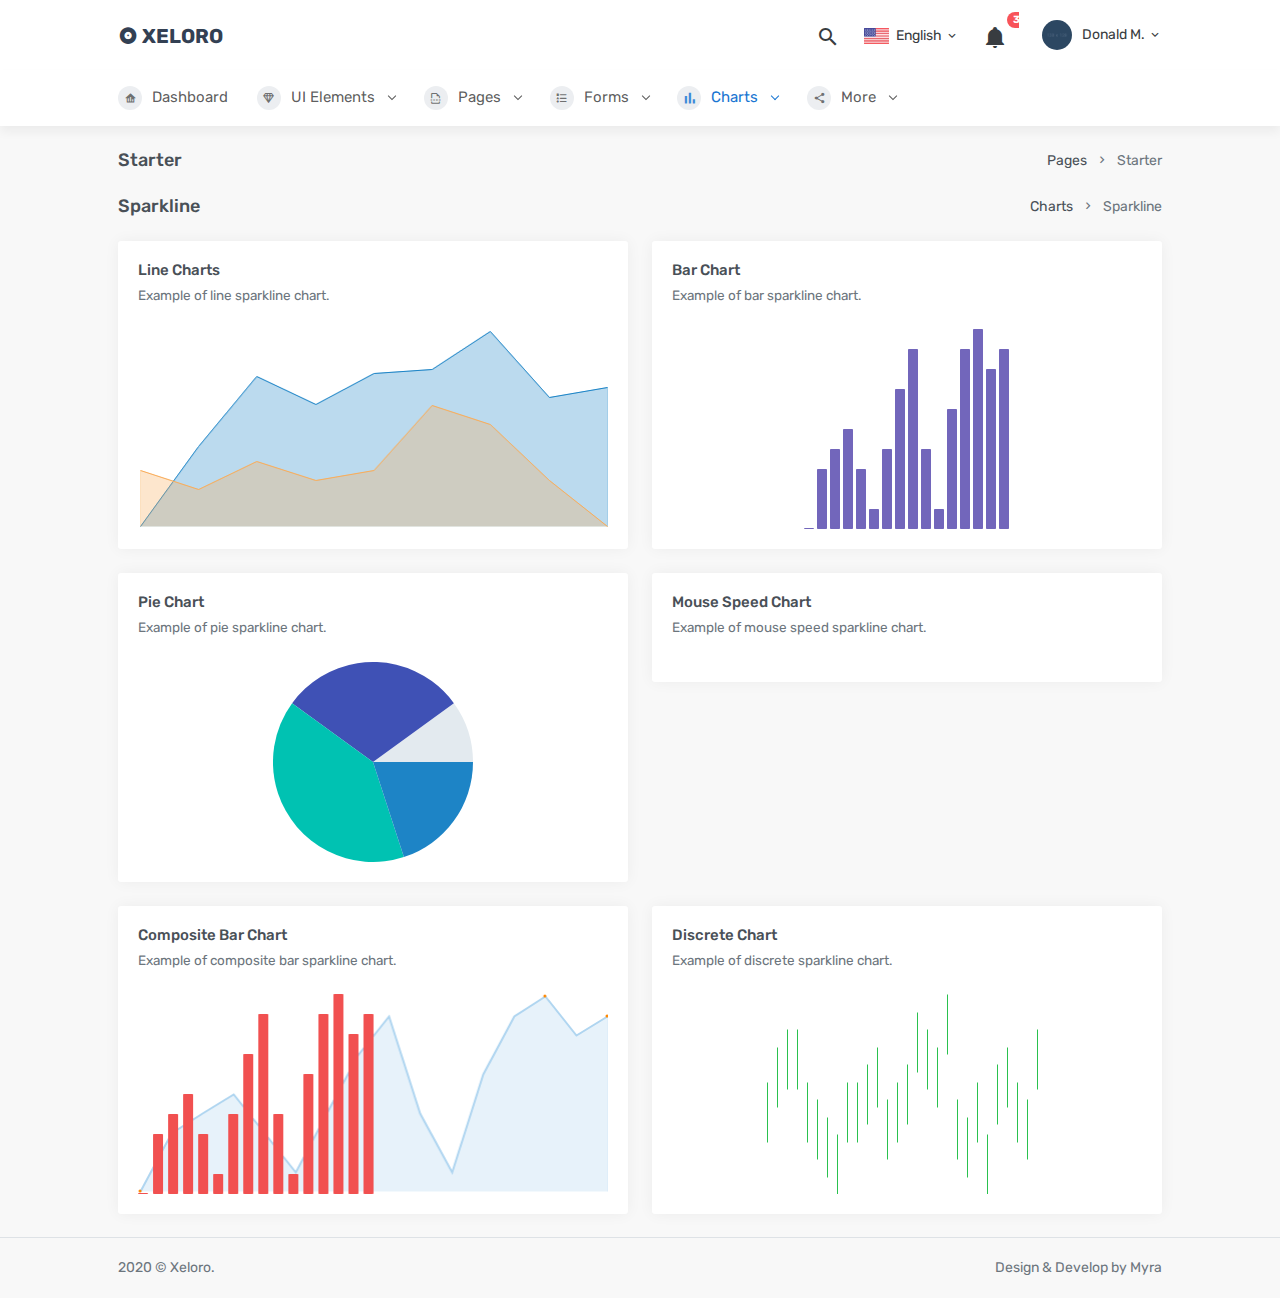
<file: plantilla/Admin/horizontal/charts-sparkline.html>
<!DOCTYPE html>
<html lang="en">

    <head>
        <meta charset="utf-8" />
        <title>Xeloro - Admin & Dashboard Template</title>
        <meta name="viewport" content="width=device-width, initial-scale=1, shrink-to-fit=no">
        <meta content="Premium Multipurpose Admin & Dashboard Template" name="description" />
        <meta content="MyraStudio" name="author" />
        <meta http-equiv="X-UA-Compatible" content="IE=edge" />

        <!-- App favicon -->
        <link rel="shortcut icon" href="assets/images/favicon.ico">

        <!-- App css -->
        <link href="assets/css/bootstrap.min.css" rel="stylesheet" type="text/css" />
        <link href="assets/css/icons.min.css" rel="stylesheet" type="text/css" />
        <link href="assets/css/theme.min.css" rel="stylesheet" type="text/css" />

    </head>

    <body>

         <!-- Begin page -->
         <div id="layout-wrapper">

            <div class="main-content">

                <header id="page-topbar">
                    <div class="navbar-header">
                        <!-- LOGO -->
                        <div class="navbar-brand-box d-flex align-items-left">
                            <a href="index.html" class="logo">
                                <i class="mdi mdi-album"></i>
                                <span>
                                    Xeloro
                                </span>
                            </a>

                            <button type="button" class="btn btn-sm mr-2 font-size-16 d-lg-none header-item waves-effect waves-light" data-toggle="collapse" data-target="#topnav-menu-content">
                                <i class="fa fa-fw fa-bars"></i>
                            </button>
                        </div>
        
                        <div class="d-flex align-items-center">
        
                            <div class="dropdown d-inline-block ml-2">
                                <button type="button" class="btn header-item noti-icon waves-effect waves-light" id="page-header-search-dropdown"
                                    data-toggle="dropdown" aria-haspopup="true" aria-expanded="false">
                                    <i class="mdi mdi-magnify"></i>
                                </button>
                                <div class="dropdown-menu dropdown-menu-lg dropdown-menu-right p-0"
                                    aria-labelledby="page-header-search-dropdown">
                                    
                                    <form class="p-3">
                                        <div class="form-group m-0">
                                            <div class="input-group">
                                                <input type="text" class="form-control" placeholder="Search ..." aria-label="Recipient's username">
                                                <div class="input-group-append">
                                                    <button class="btn btn-primary" type="submit"><i class="mdi mdi-magnify"></i></button>
                                                </div>
                                            </div>
                                        </div>
                                    </form>
                                </div>
                            </div>
        
                            <div class="dropdown d-inline-block">
                                <button type="button" class="btn header-item waves-effect waves-light"
                                    data-toggle="dropdown" aria-haspopup="true" aria-expanded="false">
                                    <img class="" src="assets/images/flags/us.jpg" alt="Header Language" height="16">
                                    <span class="d-none d-sm-inline-block ml-1">English</span>
                                    <i class="mdi mdi-chevron-down d-none d-sm-inline-block"></i>
                                </button>
                                <div class="dropdown-menu dropdown-menu-right">
                                    
                                    <!-- item-->
                                    <a href="javascript:void(0);" class="dropdown-item notify-item">
                                        <img src="assets/images/flags/spain.jpg" alt="user-image" class="mr-1" height="12"> <span class="align-middle">Spanish</span>
                                    </a>
        
                                    <!-- item-->
                                    <a href="javascript:void(0);" class="dropdown-item notify-item">
                                        <img src="assets/images/flags/germany.jpg" alt="user-image" class="mr-1" height="12"> <span class="align-middle">German</span>
                                    </a>
        
                                    <!-- item-->
                                    <a href="javascript:void(0);" class="dropdown-item notify-item">
                                        <img src="assets/images/flags/italy.jpg" alt="user-image" class="mr-1" height="12"> <span class="align-middle">Italian</span>
                                    </a>
        
                                    <!-- item-->
                                    <a href="javascript:void(0);" class="dropdown-item notify-item">
                                        <img src="assets/images/flags/russia.jpg" alt="user-image" class="mr-1" height="12"> <span class="align-middle">Russian</span>
                                    </a>
                                </div>
                            </div>
        
                            <div class="dropdown d-inline-block">
                                <button type="button" class="btn header-item noti-icon waves-effect waves-light" id="page-header-notifications-dropdown"
                                    data-toggle="dropdown" aria-haspopup="true" aria-expanded="false">
                                    <i class="mdi mdi-bell"></i>
                                    <span class="badge badge-danger badge-pill">3</span>
                                </button>
                                <div class="dropdown-menu dropdown-menu-lg dropdown-menu-right p-0"
                                    aria-labelledby="page-header-notifications-dropdown">
                                    <div class="p-3">
                                        <div class="row align-items-center">
                                            <div class="col">
                                                <h6 class="m-0"> Notifications </h6>
                                            </div>
                                            <div class="col-auto">
                                                <a href="#!" class="small"> View All</a>
                                            </div>
                                        </div>
                                    </div>
                                    <div data-simplebar style="max-height: 230px;">
                                        <a href="" class="text-reset notification-item">
                                            <div class="media">
                                                <img src="assets/images/users/avatar-2.jpg"
                                                    class="mr-3 rounded-circle avatar-xs" alt="user-pic">
                                                <div class="media-body">
                                                    <h6 class="mt-0 mb-1">Samuel Coverdale</h6>
                                                    <p class="font-size-12 mb-1">You have new follower on Instagram</p>
                                                    <p class="font-size-12 mb-0 text-muted"><i class="mdi mdi-clock-outline"></i> 2 min ago</p>
                                                </div>
                                            </div>
                                        </a>
                                        <a href="" class="text-reset notification-item">
                                            <div class="media">
                                                <div class="avatar-xs mr-3">
                                                    <span class="avatar-title bg-success rounded-circle">
                                                        <i class="mdi mdi-cloud-download-outline"></i>
                                                    </span>
                                                </div>
                                                <div class="media-body">
                                                    <h6 class="mt-0 mb-1">Download Available !</h6>
                                                    <p class="font-size-12 mb-1">Latest version of admin is now available. Please download here.</p>
                                                    <p class="font-size-12 mb-0 text-muted"><i class="mdi mdi-clock-outline"></i> 4 hours ago</p>
                                                </div>
                                            </div>
                                        </a>
                                        <a href="" class="text-reset notification-item">
                                            <div class="media">
                                                <img src="assets/images/users/avatar-3.jpg"
                                                    class="mr-3 rounded-circle avatar-xs" alt="user-pic">
                                                <div class="media-body">
                                                    <h6 class="mt-0 mb-1">Victoria Mendis</h6>
                                                    <p class="font-size-12 mb-1">Just upgraded to premium account.</p>
                                                    <p class="font-size-12 mb-0 text-muted"><i class="mdi mdi-clock-outline"></i> 1 day ago</p>
                                                </div>
                                            </div>
                                        </a>
                                    </div>
                                    <div class="p-2 border-top">
                                        <a class="btn btn-sm btn-light btn-block text-center" href="javascript:void(0)">
                                            <i class="mdi mdi-arrow-down-circle mr-1"></i> Load More..
                                        </a>
                                    </div>
                                </div>
                            </div>
        
                            <div class="dropdown d-inline-block ml-2">
                                <button type="button" class="btn header-item waves-effect waves-light"
                                    data-toggle="dropdown" aria-haspopup="true" aria-expanded="false">
                                    <img class="rounded-circle header-profile-user" src="assets/images/users/avatar-3.jpg"
                                        alt="Header Avatar">
                                    <span class="d-none d-sm-inline-block ml-1">Donald M.</span>
                                    <i class="mdi mdi-chevron-down d-none d-sm-inline-block"></i>
                                </button>
                                <div class="dropdown-menu dropdown-menu-right">
                                    <a class="dropdown-item d-flex align-items-center justify-content-between" href="javascript:void(0)">
                                        <span>Inbox</span>
                                        <span>
                                            <span class="badge badge-pill badge-info">3</span>
                                        </span>
                                    </a>
                                    <a class="dropdown-item d-flex align-items-center justify-content-between" href="javascript:void(0)">
                                        <span>Profile</span>
                                        <span>
                                            <span class="badge badge-pill badge-warning">1</span>
                                        </span>
                                    </a>
                                    <a class="dropdown-item d-flex align-items-center justify-content-between" href="javascript:void(0)">
                                        Settings
                                    </a>
                                    <a class="dropdown-item d-flex align-items-center justify-content-between" href="javascript:void(0)">
                                        <span>Lock Account</span>
                                    </a>
                                    <a class="dropdown-item d-flex align-items-center justify-content-between" href="javascript:void(0)">
                                        <span>Log Out</span>
                                    </a>
                                </div>
                            </div>
                            
                        </div>
                    </div>
                </header>

                <div class="topnav">
                    <div class="container-fluid">
                        <nav class="navbar navbar-light navbar-expand-lg topnav-menu">
                            
                            <div class="collapse navbar-collapse" id="topnav-menu-content">
                                <ul class="navbar-nav">
                                    <li class="nav-item">
                                        <a class="nav-link" href="index.html">
                                            <i class="mdi mdi-home-analytics"></i>Dashboard
                                        </a>
                                    </li>
                                
                                    <li class="nav-item dropdown">
                                        <a class="nav-link dropdown-toggle arrow-none" href="#" id="topnav-components" role="button" data-toggle="dropdown" aria-haspopup="true" aria-expanded="false">
                                            <i class="mdi mdi-diamond-stone"></i>UI Elements <div class="arrow-down"></div>
                                        </a>
                                        <div class="dropdown-menu" aria-labelledby="topnav-components">
                                            <a href="ui-buttons.html" class="dropdown-item">Buttons</a>
                                            <a href="ui-cards.html" class="dropdown-item">Cards</a>
                                            <a href="ui-carousel.html" class="dropdown-item">Carousel</a>
                                            <a href="ui-embeds.html" class="dropdown-item">Embeds</a>
                                            <a href="ui-general.html" class="dropdown-item">General</a>
                                            <a href="ui-grid.html" class="dropdown-item">Grid</a>
                                            <a href="ui-media-objects.html" class="dropdown-item">Media Objects</a>
                                            <a href="ui-modals.html" class="dropdown-item">Modals</a>
                                            <a href="ui-progressbars.html" class="dropdown-item">Progress Bars</a>
                                            <a href="ui-tabs.html" class="dropdown-item">Tabs</a>
                                            <a href="ui-typography.html" class="dropdown-item">Typography</a>
                                            <a href="ui-toasts.html" class="dropdown-item">Toasts</a>
                                            <a href="ui-tooltips-popovers.html" class="dropdown-item">Tooltips & Popovers</a>
                                            <a href="ui-scrollspy.html" class="dropdown-item">Scrollspy</a>
                                            <a href="ui-spinners.html" class="dropdown-item">Spinners</a>
                                            <a href="ui-sweetalerts.html" class="dropdown-item">Sweet Alerts</a>
                                        </div>
                                    </li>

                                    <li class="nav-item dropdown">
                                        <a class="nav-link dropdown-toggle arrow-none" href="#" id="topnav-pages" role="button" data-toggle="dropdown" aria-haspopup="true" aria-expanded="false">
                                            <i class="mdi mdi-format-page-break"></i>Pages <div class="arrow-down"></div>
                                        </a>
                                        <div class="dropdown-menu" aria-labelledby="topnav-pages">
                                            <div class="dropdown">
                                                <a class="dropdown-item dropdown-toggle arrow-none" href="#" id="topnav-auth" role="button" data-toggle="dropdown" aria-haspopup="true" aria-expanded="false">
                                                    Auth Pages <div class="arrow-down"></div>
                                                </a>
                                                <div class="dropdown-menu" aria-labelledby="topnav-auth">
                                                    <a href="auth-login.html" class="dropdown-item">Login</a>
                                                    <a href="auth-register.html" class="dropdown-item">Register</a>
                                                    <a href="auth-recoverpw.html" class="dropdown-item">Recover Password</a>
                                                    <a href="auth-lock-screen.html" class="dropdown-item">Lock Screen</a>
                                                    <a href="auth-404.html" class="dropdown-item">Error 404</a>
                                                    <a href="auth-500.html" class="dropdown-item">Error 500</a>
                                                </div>
                                            </div>
                                            <a href="pages-invoice.html" class="dropdown-item">Invoice</a>
                                            <a href="pages-starter.html" class="dropdown-item">Starter Page</a>
                                            <a href="pages-maintenance.html" class="dropdown-item">Maintenance</a>
                                            <a href="pages-faqs.html" class="dropdown-item">FAQs</a>
                                            <a href="pages-pricing.html" class="dropdown-item">Pricing</a>
                                        </div>
                                    </li>

                                   

                                    <li class="nav-item dropdown">
                                        <a class="nav-link dropdown-toggle arrow-none" href="#" id="topnav-forms" role="button" data-toggle="dropdown" aria-haspopup="true" aria-expanded="false">
                                            <i class="mdi mdi-format-list-bulleted-type"></i>Forms <div class="arrow-down"></div>
                                        </a>
                                        <div class="dropdown-menu" aria-labelledby="topnav-forms">
                                            <a href="forms-elements.html" class="dropdown-item">Elements</a>
                                            <a href="forms-plugins.html" class="dropdown-item">Plugins</a>
                                            <a href="forms-validation.html" class="dropdown-item">Validation</a>
                                            <a href="forms-mask.html" class="dropdown-item">Masks</a>
                                            <a href="forms-quilljs.html" class="dropdown-item">Quilljs</a>
                                            <a href="forms-uploads.html" class="dropdown-item">File Uploads</a>
                                        </div>
                                    </li>

                                    <li class="nav-item dropdown">
                                        <a class="nav-link dropdown-toggle arrow-none" href="#" id="topnav-charts" role="button" data-toggle="dropdown" aria-haspopup="true" aria-expanded="false">
                                            <i class="mdi mdi-poll"></i>Charts <div class="arrow-down"></div>
                                        </a>
                                        <div class="dropdown-menu" aria-labelledby="topnav-charts">
                                            <a href="charts-morris.html" class="dropdown-item">Morris</a>
                                            <a href="charts-google.html" class="dropdown-item">Google</a>
                                            <a href="charts-chartjs.html" class="dropdown-item">Chartjs</a>
                                            <a href="charts-sparkline.html" class="dropdown-item">Sparkline</a>
                                            <a href="charts-knob.html" class="dropdown-item">Jquery Knob</a>
                                        </div>
                                    </li>

                                    <li class="nav-item dropdown">
                                        <a class="nav-link dropdown-toggle arrow-none" href="#" id="topnav-more" role="button" data-toggle="dropdown" aria-haspopup="true" aria-expanded="false">
                                            <i class="mdi mdi-share-variant"></i>More <div class="arrow-down"></div>
                                        </a>
                                        <div class="dropdown-menu" aria-labelledby="topnav-more">
                                            <a href="calendar.html" class="dropdown-item">Calendar</a>
                                            <div class="dropdown">
                                                <a class="dropdown-item dropdown-toggle arrow-none" href="#" id="topnav-tables" role="button" data-toggle="dropdown" aria-haspopup="true" aria-expanded="false">
                                                    Tables <div class="arrow-down"></div>
                                                </a>
                                                <div class="dropdown-menu" aria-labelledby="topnav-tables">
                                                    <a href="tables-basic.html" class="dropdown-item">Basic Tables</a>
                                                    <a href="tables-datatables.html" class="dropdown-item">Data Tables</a>
                                                </div>
                                            </div>
                                            <div class="dropdown">
                                                <a class="dropdown-item dropdown-toggle arrow-none" href="#" id="topnav-icons" role="button" data-toggle="dropdown" aria-haspopup="true" aria-expanded="false">
                                                    Icons <div class="arrow-down"></div>
                                                </a>
                                                <div class="dropdown-menu" aria-labelledby="topnav-icons">
                                                    <a href="icons-feather.html" class="dropdown-item">Feather Icons</a>
                                                    <a href="icons-materialdesign.html" class="dropdown-item">Material Design</a>
                                                    <a href="icons-dripicons.html" class="dropdown-item">Dripicons</a>
                                                    <a href="icons-fontawesome.html" class="dropdown-item">Font awesome</a>
                                                </div>
                                            </div>
                                            <div class="dropdown">
                                                <a class="dropdown-item dropdown-toggle arrow-none" href="#" id="topnav-maps" role="button" data-toggle="dropdown" aria-haspopup="true" aria-expanded="false">
                                                    Maps <div class="arrow-down"></div>
                                                </a>
                                                <div class="dropdown-menu" aria-labelledby="topnav-maps">
                                                    <a href="maps-google.html" class="dropdown-item">Google Maps</a>
                                                    <a href="maps-vector.html" class="dropdown-item">Vector Maps</a>
                                                </div>
                                            </div>
                                        </div>
                                    </li>

                                </ul>
                            </div>
                        </nav>
                    </div>
                </div>                
            

                <div class="page-content">
                    <div class="container-fluid">
                        <!-- start page title -->
                        <div class="row">
                            <div class="col-12">
                                <div class="page-title-box d-flex align-items-center justify-content-between">
                                    <h4 class="mb-0 font-size-18">Starter</h4>

                                    <div class="page-title-right">
                                        <ol class="breadcrumb m-0">
                                            <li class="breadcrumb-item"><a href="javascript: void(0);">Pages</a></li>
                                            <li class="breadcrumb-item active">Starter</li>
                                        </ol>
                                    </div>
                                    
                                </div>
                            </div>
                        </div>     
                        <!-- end page title --> <div class="row">
                        <div class="col-12">
                            <div class="page-title-box d-flex align-items-center justify-content-between">
                                <h4 class="mb-0 font-size-18">Sparkline</h4>

                                <div class="page-title-right">
                                    <ol class="breadcrumb m-0">
                                        <li class="breadcrumb-item"><a href="javascript: void(0);">Charts</a></li>
                                        <li class="breadcrumb-item active">Sparkline</li>
                                    </ol>
                                </div>
                                
                            </div>
                        </div>
                    </div>     
                    <!-- end page title -->

                    
                    <div class="row">
                        <div class="col-xl-6">
                            <div class="card">
                                <div class="card-body">
                    
                                    <h4 class="card-title">Line Charts</h4>
                                    <p class="card-subtitle mb-4">Example of line sparkline chart.</p>

                                    <div id="sparkline1"></div>
                    
                                </div> <!-- end card-body-->
                            </div> <!-- end card-->
                        </div> <!-- end col -->
                    
                        <div class="col-xl-6">
                            <div class="card">
                                <div class="card-body">
                    
                                    <h4 class="card-title">Bar Chart</h4>
                                    <p class="card-subtitle mb-4">Example of bar sparkline chart.</p>

                                    <div id="sparkline2" class="text-center"></div>
                    
                                </div> <!-- end card-body-->
                            </div> <!-- end card-->
                        </div> <!-- end col -->
                    </div>
                    <!-- end row-->

                    <div class="row">
                        <div class="col-xl-6">
                            <div class="card">
                                <div class="card-body">
                    
                                    <h4 class="card-title">Pie Chart</h4>
                                    <p class="card-subtitle mb-4">Example of pie sparkline chart.</p>

                                    <div id="sparkline3" class="text-center"></div>
                    
                                </div> <!-- end card-body-->
                            </div> <!-- end card-->
                        </div> <!-- end col -->
                    
                        <div class="col-xl-6">
                            <div class="card">
                                <div class="card-body">
                    
                                    <h4 class="card-title">Mouse Speed Chart</h4>
                                    <p class="card-subtitle mb-4">Example of mouse speed sparkline chart.</p>

                                    <div id="sparkline4" class="text-center"></div>
                    
                                </div> <!-- end card-body-->
                            </div> <!-- end card-->
                        </div> <!-- end col -->
                    </div>
                    <!-- end row-->

                    <div class="row">
                        <div class="col-xl-6">
                            <div class="card">
                                <div class="card-body">
                    
                                    <h4 class="card-title">Composite Bar Chart</h4>
                                    <p class="card-subtitle mb-4">Example of composite bar sparkline chart.</p>
                                    
                                    <div id="sparkline5" class="text-center"></div>

                                </div> <!-- end card-body-->
                            </div> <!-- end card-->
                        </div> <!-- end col -->
                    
                        <div class="col-xl-6">
                            <div class="card">
                                <div class="card-body">
                    
                                    <h4 class="card-title">Discrete Chart</h4>
                                    <p class="card-subtitle mb-4">Example of discrete sparkline chart.</p>

                                    <div id="sparkline6" class="text-center"></div>
                    
                                </div> <!-- end card-body-->
                            </div> <!-- end card-->
                        </div> <!-- end col -->
                    </div>
                    <!-- end row-->


                        
                    </div> <!-- container-fluid -->
                </div>
                <!-- End Page-content -->

                <footer class="footer">
                    <div class="container-fluid">
                        <div class="row">
                            <div class="col-md-6">
                                <div class="text-center text-lg-left">
                                    2020 © Xeloro.
                                </div>
                            </div>
                            <div class="col-md-6">
                                <div class="text-right d-none d-lg-block">
                                    Design & Develop by Myra
                                </div>
                            </div>
                        </div>
                    </div>
                </footer>

            </div>
            <!-- end main content-->

        </div>
        <!-- END layout-wrapper -->


        <!-- jQuery  -->
        <script src="assets/js/jquery.min.js"></script>
        <script src="assets/js/bootstrap.bundle.min.js"></script>
        <script src="assets/js/waves.js"></script>
        <script src="assets/js/simplebar.min.js"></script>

        <!-- Sparkline Js-->
        <script src="../plugins/jquery-sparkline/jquery.sparkline.min.js"></script>

        <!-- Chart Custom Js-->
        <script src="assets/pages/sparklines-chart-demo.js"></script>


        <!-- App js -->
        <script src="assets/js/theme.js"></script>

    </body>

</html>
</file>
<file: plantilla/Documentation/css/prettify.css>
/* Pretty printing styles. Used with prettify.js.
 *
 * This version is slight modified based on the original version.
 *
 * Name:	Stanley Ng
 * Email: 	stanleyhlng@googlegroups.com
 * 
 * Reference:
 * http://code.google.com/p/google-code-prettify/source/browse/trunk/src/prettify.css
 */
.pln {
  color: #48484C; }

.str {
  color: #DD1144; }

.kwd {
  color: #1E347B; }

.com {
  color: #93A1A1; }

.typ {
  color: teal; }

.lit {
  color: #195F91; }

.pun {
  color: #93A1A1; }

.opn {
  color: #93A1A1; }

.clo {
  color: #93A1A1; }

.tag {
  color: #008; }

.atn {
  color: teal; }

.atv {
  color: #DD1144; }

.dec {
  color: teal; }

.var {
  color: teal; }

.fun {
  color: #DC322F; }

/* Put a border around prettyprinted code snippets. */
pre.prettyprint {
  background-color: #F7F7F9;
  padding: 10px;
  border: 1px solid #E1E1E8; }

pre.prettyprint.linenums {
  box-shadow: 40px 0 0 #FBFBFC inset, 41px 0 0 #ECECF0 inset; }

/* Specify class=linenums on a pre to get line numbering */
ol.linenums {
  color: #1E347B;
  margin: 0 0 0 40px; }

ol.linenums li {
  color: #BEBEC5;
  line-height: 18px;
  padding-left: 12px;
  text-shadow: 0 1px 0 #FFFFFF; }

li.L0,
li.L1,
li.L2,
li.L3,
li.L5,
li.L6,
li.L7,
li.L8 {
  list-style-type: normal; }

/* Alternate shading for lines */
li.L1,
li.L3,
li.L5,
li.L7,
li.L9 {
  background: #eee; }
</file>
<file: plantilla/Documentation/css/styles.css>
body {
  font-family: 'Roboto', sans-serif;
  font-weight: 400;
  color: #666;
  background-color: #edf0f0;
  font-size: 14px;
  line-height: 22px;
  overflow-x:hidden;
}
a {
  color: inherit;
}
a:hover,
a:focus {
  color: #317eeb;
  outline: none;
  text-decoration: none;
}

.p-t-20 {
	padding-top: 2em;
}

.p-t-50 {
  padding-top: 5em;
}
.list-none {
  list-style: none;
}

.navbar-default {
	border: none;
  margin-bottom: 0px;
  background-color: #343d46;
  border-radius: 0px;
	padding-top: 4px;
	padding-bottom: 4px;
}

.navbar-brand {
	height: auto;
	font-weight: 700;
	font-size: 20px;
  color: #fff !important;
  display: block;
  float: none;
  text-align: center;
}

.bg-dark {
  background-color: #0c1021;
}

.alert-success {
    color: #01ba9a;
    border: 0;
    background-color: rgba(1,186,154,.15);
}

.copy {
  padding-top: 20px;
}

/* Toggle Styles */


/* this css is taken from Start Bootstrap - Simple Sidebar HTML Template (http://startbootstrap.com) */
#wrapper {
    padding-left: 0;
    -webkit-transition: all 0.5s ease;
    -moz-transition: all 0.5s ease;
    -o-transition: all 0.5s ease;
    transition: all 0.5s ease;
}

#sidebar-wrapper {
    background: #ffffff;
    box-shadow: 0 1px 3px rgba(0, 0, 0, 0.15);
    z-index: 1000;
    position: fixed;
    left: 250px;
    width: 0;
    height: 100%;
    overflow-y: auto;
    -webkit-transition: all 0.5s ease;
    -moz-transition: all 0.5s ease;
    -o-transition: all 0.5s ease;
    transition: all 0.5s ease;
}

#wrapper.toggled #sidebar-wrapper {
    width: 250px;
}

#page-content-wrapper {
    width: 100%;
    position: absolute;
    padding: 15px;
    top: 70px;
}

#wrapper.toggled #page-content-wrapper {
    position: absolute;
    margin-right: -250px;
}

/* Sidebar Styles */

.sidebar-nav {
    position: absolute;
    top: 0;
    width: 250px;
    margin: 0;
    padding: 0;
    list-style: none;
    top: 2em;
}

.sidebar-nav li {
    text-indent: 20px;
    line-height: 40px;
}

.sidebar-nav li a {
    display: block;
    text-decoration: none;
    color: #444;
}

.sidebar-nav li a:hover {
    text-decoration: none;
    color: #111;
    background: rgba(0,0,0,0.05);
}

.sidebar-nav li a:active,
.sidebar-nav li a:focus {
    text-decoration: none;
}

.sidebar-nav > .sidebar-brand {
    height: 65px;
    font-size: 18px;
    line-height: 60px;
}

.sidebar-nav > .sidebar-brand a {
    color: #999999;
}

.sidebar-nav > .sidebar-brand a:hover {
    color: #fff;
    background: none;
}

@media(min-width:768px) {
  
    #wrapper.toggled {
        padding-left: 0;
    }

    #sidebar-wrapper {
        width: 250px;
    }

    #wrapper.toggled #sidebar-wrapper {
        width: 0;
    }

    #page-content-wrapper {
        padding: 20px;
        position: relative;
    }

    #wrapper.toggled #page-content-wrapper {
        position: relative;
        margin-right: 0;
    }
}

/* right bar */
.right-bar {
  background-color: #fff;
  padding: 10px 30px;
  font-size: 15px;
}

.page-header {
  padding-bottom: 9px;
  margin: 40px 0 20px;
  border-bottom: 1px solid #eee;
  font-weight: 500;
}

#plugin-list li,#plugin-list li a {
  font-size: 15px;
}

b, strong {
  font-weight: 500;
}

.navbar-header {
  float: none;
}

.credit-list li{
  padding: 5px 0;
}

.title-main {
  margin-top: 50px;
}
</file>
<file: plantilla/Admin/horizontal/assets/css/theme.min.css>
@import url("https://fonts.googleapis.com/css?family=Rubik:300,400,500,700&display=swap");.topnav{background:#fff;padding:0 calc(24px / 2);-webkit-box-shadow:0px 6px 10px 0 rgba(0,0,0,0.05);box-shadow:0px 6px 10px 0 rgba(0,0,0,0.05)}.topnav .topnav-menu{margin:0;padding:0}.topnav .navbar-nav .nav-link{font-size:.9375rem;position:relative;padding:1rem 0.9rem}.topnav .navbar-nav .nav-link i{display:inline-block;line-height:24px;height:24px;width:24px;background-color:#e9ecef;text-align:center;border-radius:50%;margin-right:10px;font-size:13px;opacity:0.85}@media (min-width: 1200px){.container-fluid{max-width:85%}}@media (min-width: 992px){.topnav .navbar-nav .nav-item:first-of-type .nav-link{padding-left:0}.topnav .dropdown-item{padding:.5rem 1.5rem;min-width:180px}.topnav .dropdown .dropdown-menu{margin-top:0;border-radius:0 0 .2rem .2rem}.topnav .dropdown .dropdown-menu .arrow-down::after{right:15px;-webkit-transform:rotate(-135deg) translateY(-50%);transform:rotate(-135deg) translateY(-50%);position:absolute}.topnav .dropdown .dropdown-menu .dropdown .dropdown-menu{position:absolute;top:0;left:100%;display:none}.topnav .dropdown:hover>.dropdown-menu{display:block}.topnav .dropdown:hover>.dropdown-menu>.dropdown:hover>.dropdown-menu{display:block}.navbar-toggle{display:none}}.arrow-down{display:inline-block}.arrow-down:after{border-color:initial;border-style:solid;border-width:0 0 1px 1px;content:"";height:.4em;display:inline-block;right:5px;top:50%;margin-left:10px;-webkit-transform:rotate(-45deg) translateY(-50%);transform:rotate(-45deg) translateY(-50%);-webkit-transform-origin:top;transform-origin:top;-webkit-transition:all .3s ease-out;transition:all .3s ease-out;width:.4em}@media (max-width: 1199.98px){.topnav-menu .navbar-nav li:last-of-type .dropdown .dropdown-menu{right:100%;left:auto}}@media (max-width: 991.98px){.topnav{max-height:360px;overflow-y:auto}.topnav .navbar-nav .nav-link{padding:0.75rem 1.1rem}.topnav .dropdown .dropdown-menu{background-color:transparent;border:none;-webkit-box-shadow:none;box-shadow:none;padding-left:15px}.topnav .dropdown .dropdown-item{position:relative;background-color:transparent}.topnav .dropdown .dropdown-item.active,.topnav .dropdown .dropdown-item:active{color:#1976d2}.topnav .arrow-down::after{right:15px;position:absolute}}#page-topbar{top:0;right:0;left:0;z-index:999;background-color:#fff;padding:0 calc(24px / 2)}.navbar-header{display:-webkit-box;display:-ms-flexbox;display:flex;-ms-flex-pack:justify;-webkit-box-pack:justify;justify-content:space-between;-webkit-box-align:center;-ms-flex-align:center;align-items:center;margin:0 auto;height:70px}.navbar-header .dropdown.show .header-item{background-color:rgba(255,255,255,0.15)}@media (min-width: 1200px){.navbar-header{max-width:85%}}.navbar-brand-box{padding-left:calc(24px / 2);text-align:center}.logo{line-height:70px;color:#334053 !important;font-size:20px;text-transform:uppercase;font-weight:700}.logo span{vertical-align:middle}.page-title-box{padding-bottom:24px}.page-title-box .breadcrumb{background-color:transparent;padding:0}@media (max-width: 992px){.navbar-brand-box{padding-left:0}.logo{padding-right:15px}.logo span{display:none}.logo i{display:inline-block}}.page-content{padding:24px calc(24px / 2) 60px calc(24px / 2)}.header-item{height:70px;-webkit-box-shadow:none !important;box-shadow:none !important;color:#383c40;border:0}.header-item:hover{color:#383c40}.header-profile-user{height:36px;width:36px;background-color:rgba(255,255,255,0.5);padding:3px}.noti-icon i{font-size:24px;color:#383c40}.noti-icon .badge{position:absolute;top:12px}.notification-item .media{padding:0.75rem 1rem}.notification-item .media:hover{background-color:#f8f9fa}.footer{border-top:1px solid #dee2e6;bottom:0;padding:19px 12px 20px;position:absolute;right:0;color:#6c757d;left:0}.avatar-xs{height:2rem;width:2rem}.avatar-sm{height:3rem;width:3rem}.avatar-md{height:4.5rem;width:4.5rem}.avatar-lg{height:6rem;width:6rem}.avatar-xl{height:7.5rem;width:7.5rem}.avatar-title{-webkit-box-align:center;-ms-flex-align:center;align-items:center;background-color:#1976d2;color:#fff;display:-webkit-box;display:-ms-flexbox;display:flex;font-weight:700;height:100%;-webkit-box-pack:center;-ms-flex-pack:center;justify-content:center;width:100%}.font-family-secondary{font-family:"Rubik",sans-serif}.font-size-12{font-size:12px !important}.font-size-13{font-size:13px !important}.font-size-14{font-size:14px !important}.font-size-15{font-size:15px !important}.font-size-16{font-size:16px !important}.font-size-17{font-size:17px !important}.font-size-18{font-size:18px !important}.font-size-20{font-size:20px !important}.font-size-22{font-size:22px !important}.social-list-item{height:2rem;width:2rem;line-height:calc(2rem - 2px);display:block;border:1px solid #747a80;border-radius:50%;color:#747a80;text-align:center}.scrollspy-example{position:relative;height:200px;margin-top:.5rem;overflow:auto}.icons-list{color:#6c757d}.icons-list div{cursor:pointer;line-height:45px;white-space:nowrap;text-overflow:ellipsis;display:block;overflow:hidden;text-align:center}.icons-list i{font-size:22px;line-height:30px;display:block}.button-examples{margin-left:-5px;margin-bottom:-10px}.button-examples .btn{margin-bottom:10px;margin-left:5px}@media print{.left-side-menu,.page-title-box,.navbar-header,.footer{display:none !important}.card-body,.page-content,body{padding:0 !important;margin:0}}[data-simplebar]{position:relative;-webkit-box-orient:vertical;-webkit-box-direction:normal;-ms-flex-direction:column;flex-direction:column;-ms-flex-wrap:wrap;flex-wrap:wrap;-webkit-box-pack:start;-ms-flex-pack:start;justify-content:flex-start;-ms-flex-line-pack:start;align-content:flex-start;-webkit-box-align:start;-ms-flex-align:start;align-items:flex-start}.simplebar-wrapper{overflow:hidden;width:inherit;height:inherit;max-width:inherit;max-height:inherit}.simplebar-mask{direction:inherit;position:absolute;overflow:hidden;padding:0;margin:0;left:0;top:0;bottom:0;right:0;width:auto !important;height:auto !important;z-index:0}.simplebar-offset{direction:inherit !important;-webkit-box-sizing:inherit !important;box-sizing:inherit !important;resize:none !important;position:absolute;top:0;left:0;bottom:0;right:0;padding:0;margin:0;-webkit-overflow-scrolling:touch}.simplebar-content-wrapper{direction:inherit;-webkit-box-sizing:border-box !important;box-sizing:border-box !important;position:relative;display:block;height:100%;width:auto;visibility:visible;overflow:auto;max-width:100%;max-height:100%}.simplebar-content:before,.simplebar-content:after{content:' ';display:table}.simplebar-placeholder{max-height:100%;max-width:100%;width:100%;pointer-events:none}.simplebar-height-auto-observer-wrapper{-webkit-box-sizing:inherit !important;box-sizing:inherit !important;height:100%;width:100%;max-width:1px;position:relative;float:left;max-height:1px;overflow:hidden;z-index:-1;padding:0;margin:0;pointer-events:none;-webkit-box-flex:inherit;-ms-flex-positive:inherit;flex-grow:inherit;-ms-flex-negative:0;flex-shrink:0;-ms-flex-preferred-size:0;flex-basis:0}.simplebar-height-auto-observer{-webkit-box-sizing:inherit;box-sizing:inherit;display:block;opacity:0;position:absolute;top:0;left:0;height:1000%;width:1000%;min-height:1px;min-width:1px;overflow:hidden;pointer-events:none;z-index:-1}.simplebar-track{z-index:1;position:absolute;right:0;bottom:0;pointer-events:none;overflow:hidden}[data-simplebar].simplebar-dragging .simplebar-track{pointer-events:all}.simplebar-scrollbar{position:absolute;right:2px;width:4px;min-height:10px}.simplebar-scrollbar:before{position:absolute;content:'';background:#a2adb7;border-radius:3px;left:0;right:0;opacity:0;-webkit-transition:opacity 0.2s linear;transition:opacity 0.2s linear}.simplebar-track .simplebar-scrollbar.simplebar-visible:before{opacity:0.5;-webkit-transition:opacity 0s linear;transition:opacity 0s linear}.simplebar-track.simplebar-vertical{top:0;width:11px}.simplebar-track.simplebar-vertical .simplebar-scrollbar:before{top:2px;bottom:2px}.simplebar-track.simplebar-horizontal{left:0;height:11px}.simplebar-track.simplebar-horizontal .simplebar-scrollbar:before{height:100%;left:2px;right:2px}.simplebar-track.simplebar-horizontal .simplebar-scrollbar{right:auto;left:0;top:2px;height:7px;min-height:0;min-width:10px;width:auto}[data-simplebar-direction='rtl'] .simplebar-track.simplebar-vertical{right:auto;left:0}.hs-dummy-scrollbar-size{direction:rtl;position:fixed;opacity:0;visibility:hidden;height:500px;width:500px;overflow-y:hidden;overflow-x:scroll}.custom-scroll{height:100%}.swal2-modal{font-family:"Rubik",sans-serif;-webkit-box-shadow:0 10px 33px rgba(0,0,0,0.1);box-shadow:0 10px 33px rgba(0,0,0,0.1)}.swal2-modal .swal2-title{font-size:24px}.swal2-modal .swal2-content{font-size:16px}.swal2-modal .swal2-spacer{margin:10px 0}.swal2-modal .swal2-file,.swal2-modal .swal2-input,.swal2-modal .swal2-textarea{border:2px solid #dee2e6;font-size:16px;-webkit-box-shadow:none;box-shadow:none}.swal2-modal .swal2-confirm.btn-confirm{background-color:#1976d2 !important;font-size:.875rem}.swal2-modal .swal2-cancel.btn-cancel{background-color:#f85359 !important;font-size:.875rem}.swal2-modal .swal2-styled:focus{-webkit-box-shadow:none !important;box-shadow:none !important}.swal2-icon.swal2-question{color:#1976d2;border-color:#1976d2}.swal2-icon.swal2-success{border-color:#09c199}.swal2-icon.swal2-success .line,.swal2-icon.swal2-success [class^=swal2-success-line][class$=long],.swal2-icon.swal2-success [class^=swal2-success-line]{background-color:#09c199}.swal2-icon.swal2-success .placeholder,.swal2-icon.swal2-success .swal2-success-ring{border-color:#09c199}.swal2-icon.swal2-warning{color:#f7981c;border-color:#f7981c}.swal2-icon.swal2-error{border-color:#f85359}.swal2-icon.swal2-error .line{background-color:#f85359}.swal2-icon.swal2-info{color:#1991eb;border-color:#1991eb}.swal2-icon.swal2-info{border-color:#1991eb}.swal2-icon.swal2-info .line{background-color:#1991eb}.swal2-modal .swal2-file:focus,.swal2-modal .swal2-input:focus,.swal2-modal .swal2-textarea:focus{outline:0;border:2px solid #1976d2}.swal2-container.swal2-shown{background-color:rgba(51,64,83,0.5)}.morris-chart text{font-family:"Rubik",sans-serif !important}.morris-hover{position:absolute;z-index:10}.morris-hover.morris-default-style{font-size:12px;text-align:center;border-radius:5px;padding:10px 12px;background:#334053;color:#fff;font-family:"Rubik",sans-serif}.morris-hover.morris-default-style .morris-hover-row-label{font-weight:bold;margin:0.25em 0;font-family:"Rubik",sans-serif}.morris-hover.morris-default-style .morris-hover-point{white-space:nowrap;margin:0.1em 0;color:#fff}.jqstooltip{-webkit-box-sizing:content-box;box-sizing:content-box;width:auto !important;height:auto !important;background-color:#334053 !important;-webkit-box-shadow:0 4px 18px rgba(0,0,0,0.11);box-shadow:0 4px 18px rgba(0,0,0,0.11);padding:5px 10px !important;border-radius:3px;border-color:#334053 !important}.jqsfield{color:#fff !important;font-size:12px !important;line-height:18px !important;font-family:"Rubik",sans-serif !important;font-weight:500 !important}[data-plugin="knob"]{font-family:"Rubik",sans-serif !important;font-weight:500 !important}.dataTables_wrapper.container-fluid{padding:0}table.dataTable{border-collapse:collapse !important;margin-bottom:15px !important}table.dataTable tbody>tr.selected,table.dataTable tbody>tr>.selected{background-color:#1976d2}table.dataTable tbody>tr.selected td,table.dataTable tbody>tr>.selected td{border-color:#1976d2}table.dataTable tbody td:focus{outline:none !important}table.dataTable tbody th.focus,table.dataTable tbody td.focus{outline:2px solid #1976d2 !important;outline-offset:-1px;color:#1976d2;background-color:rgba(25,118,210,0.15)}.dataTables_info{font-weight:500}table.dataTable.dtr-inline.collapsed>tbody>tr[role=row]>td:first-child:before,table.dataTable.dtr-inline.collapsed>tbody>tr[role=row]>th:first-child:before{-webkit-box-shadow:0 4px 18px rgba(0,0,0,0.11);box-shadow:0 4px 18px rgba(0,0,0,0.11);background-color:#09c199;top:.75rem}table.dataTable.dtr-inline.collapsed>tbody>tr.parent>td:first-child:before,table.dataTable.dtr-inline.collapsed>tbody>tr.parent>th:first-child:before{background-color:#f85359;top:.75rem}div.dt-button-info{background-color:#1976d2;border:none;color:#fff;-webkit-box-shadow:none;box-shadow:none;border-radius:3px;text-align:center;z-index:21}div.dt-button-info h2{border-bottom:none;background-color:rgba(255,255,255,0.2);color:#fff}@media (max-width: 767.98px){li.paginate_button.previous,li.paginate_button.next{display:inline-block;font-size:1.5rem}li.paginate_button{display:none}.dataTables_paginate ul{text-align:center;display:block;margin:1rem 0 0 !important}div.dt-buttons{display:inline-table;margin-bottom:1rem}}.activate-select .sorting_1{background-color:#f8f9fa}.calendar{float:left;margin-bottom:0}.none-border .modal-footer{border-top:none}.fc-toolbar{margin-bottom:5px}.fc-toolbar h2{font-size:16px;font-weight:600;line-height:30px;text-transform:uppercase}.fc-day{background:#fff}.fc-toolbar .fc-state-active,.fc-toolbar .ui-state-active,.fc-toolbar button:focus,.fc-toolbar button:hover,.fc-toolbar .ui-state-hover{z-index:0}.fc-widget-header{border:1px solid #ced4da;background-color:#e9ecef}.fc-widget-content{border:1px solid #ced4da}.fc th.fc-widget-header{font-size:14px;line-height:20px;padding:10px 0;font-weight:600;text-transform:uppercase}.fc-button{background:#fff;border:1px solid #ced4da;color:#495057;text-transform:capitalize}.fc-text-arrow{font-family:arial;font-size:16px}.fc-state-hover{background:#ced4da}.fc-state-highlight{background:#f0f0f0}.fc-cell-overlay{background:#f0f0f0}.fc-unthemed .fc-today{background:#fff}.fc-event{border-radius:3px;border:none;cursor:move;font-size:13px;margin:5px 0;padding:5px 10px;background-color:#a9cff5;color:#1976d2 !important;border-left:3px solid #1976d2}.fc-event.ui-draggable{padding:10px}.external-event{color:#fff;cursor:move;margin:10px 0;padding:6px 10px}.fc-basic-view td.fc-week-number span{padding-right:5px}.fc-basic-view td.fc-day-number{padding-right:5px}@media (max-width: 767.98px){.fc-toolbar .fc-left,.fc-toolbar .fc-right,.fc-toolbar .fc-center{float:none;display:block;clear:both;margin:10px 0}.fc .fc-toolbar>*>*{float:none}.fc-today-button{display:none}}.gmaps{height:450px;width:100%;border:0}.gmaps-dark{-webkit-filter:grayscale(100%);-moz-filter:grayscale(100%);-ms-filter:grayscale(100%);-o-filter:grayscale(100%);filter:grayscale(100%)}.jvectormap-tip{border:none;background:#343a40;color:#f8f9fa;font-family:"Rubik",sans-serif;font-size:.875rem;padding:5px 8px}.select2-container .select2-selection--single{border:1px solid #ced4da;height:35px;outline:none}.select2-container .select2-selection--single .select2-selection__rendered{line-height:33px;padding-left:12px}.select2-container .select2-selection--single .select2-selection__arrow{height:34px;width:34px;right:3px}.select2-container .select2-selection--single .select2-selection__arrow b{border-color:#bdc6cf transparent transparent transparent;border-width:6px 6px 0 6px}.select2-container--open .select2-selection--single .select2-selection__arrow b{border-color:transparent transparent #bdc6cf transparent !important;border-width:0 6px 6px 6px !important}.select2-results__option{padding:6px 12px}.select2-dropdown{border:none;-webkit-box-shadow:0 4px 18px rgba(0,0,0,0.11);box-shadow:0 4px 18px rgba(0,0,0,0.11)}.select2-container--default .select2-search--dropdown{padding:10px;background-color:#f8f9fa}.select2-container--default .select2-search--dropdown .select2-search__field{border:1px solid #dadfe4;outline:none}.select2-container--default .select2-results__option--highlighted[aria-selected]{background-color:#1976d2}.select2-container--default .select2-results__option[aria-selected=true]{background-color:#e9ecef;color:#334053}.select2-container--default .select2-results__option[aria-selected=true]:hover{background-color:#1976d2;color:#fff}.select2-container .select2-selection--multiple{min-height:35px;border:1px solid #ced4da !important}.select2-container .select2-selection--multiple .select2-selection__rendered{padding:1px 10px}.select2-container .select2-selection--multiple .select2-search__field{border:0}.select2-container .select2-selection--multiple .select2-selection__choice{background-color:#1976d2;border:none;color:#fff;border-radius:3px;padding:0 7px;margin-top:7px}.select2-container .select2-selection--multiple .select2-selection__choice__remove{color:#fff;margin-right:5px}.select2-container .select2-selection--multiple .select2-selection__choice__remove:hover{color:#fff}.datepicker{padding:10px !important}.datepicker td,.datepicker th{width:30px;height:30px;border-radius:50%}.datepicker table tr td.active.active,.datepicker table tr td.active.disabled,.datepicker table tr td.active.disabled.active,.datepicker table tr td.active.disabled.disabled,.datepicker table tr td.active.disabled:active,.datepicker table tr td.active.disabled:hover,.datepicker table tr td.active.disabled:hover.active,.datepicker table tr td.active.disabled:hover.disabled,.datepicker table tr td.active.disabled:hover:active,.datepicker table tr td.active.disabled:hover:hover,.datepicker table tr td .active.disabled:hover[disabled],.datepicker table tr td .active.disabled[disabled],.datepicker table tr td .active:active,.datepicker table tr td .active:hover,.datepicker table tr td .active:hover.active,.datepicker table tr td .active:hover.disabled,.datepicker table tr td .active:hover:active,.datepicker table tr td .active:hover:hover,.datepicker table tr td .active:hover[disabled],.datepicker table tr td .active[disabled],.datepicker table tr td span.active.active,.datepicker table tr td span.active.disabled,.datepicker table tr td span.active.disabled.active,.datepicker table tr td span.active.disabled.disabled,.datepicker table tr td span.active.disabled:active,.datepicker table tr td span.active.disabled:hover,.datepicker table tr td span.active.disabled:hover.active,.datepicker table tr td span.active.disabled:hover.disabled,.datepicker table tr td span.active.disabled:hover:active,.datepicker table tr td span.active.disabled:hover:hover,.datepicker table tr td span.active.disabled:hover[disabled],.datepicker table tr td span.active.disabled[disabled],.datepicker table tr td span.active:active,.datepicker table tr td span.active:hover,.datepicker table tr td span.active:hover.active,.datepicker table tr td span.active:hover.disabled,.datepicker table tr td span.active:hover:active,.datepicker table tr td span.active:hover:hover,.datepicker table tr td span.active:hover[disabled],.datepicker table tr td span.active[disabled],.datepicker table tr td.today,.datepicker table tr td.today.disabled,.datepicker table tr td.today.disabled:hover,.datepicker table tr td.today:hover{background-color:#1976d2 !important;background-image:none !important;color:#fff}.datepicker table tr td.day.focused,.datepicker table tr td.day:hover,.datepicker table tr td span.focused,.datepicker table tr td span:hover{background:#e9ecef}.datepicker table tr td.new,.datepicker table tr td.old,.datepicker table tr td span.new,.datepicker table tr td span.old{color:#495057;opacity:0.4}.datepicker .datepicker-switch:hover,.datepicker .next:hover,.datepicker .prev:hover,.datepicker tfoot tr th:hover{background:#e9ecef}.datepicker .datepicker-switch:hover{background:none}.datepicker-dropdown:after{border-bottom:6px solid #fff}.datepicker-dropdown:before{border-bottom-color:#e9ecef}.datepicker-dropdown.datepicker-orient-top:before{border-top:7px solid #e9ecef}.datepicker-dropdown.datepicker-orient-top:after{border-top:6px solid #fff}.daterangepicker{font-family:"Rubik",sans-serif;border:0 solid #e9ecef;-webkit-box-shadow:0 4px 18px rgba(0,0,0,0.11);box-shadow:0 4px 18px rgba(0,0,0,0.11);background-color:#fff}.daterangepicker .calendar-table{border:1px solid #fff;background-color:#fff}.daterangepicker .calendar-table td,.daterangepicker .calendar-table th{color:#6c757d}.daterangepicker .calendar-table .next span,.daterangepicker .calendar-table .prev span{border-color:#747a80}.daterangepicker td.in-range{background-color:#edeff1;color:#495057}.daterangepicker td.off,.daterangepicker td.off.end-date,.daterangepicker td.off.in-range,.daterangepicker td.off.start-date{background-color:#fff;color:#334053;opacity:0.5}.daterangepicker td.active,.daterangepicker td.active:hover{background-color:#1976d2;color:#fff}.daterangepicker td.available:hover,.daterangepicker th.available:hover{background-color:#1976d2;color:#fff}.daterangepicker:after{border-bottom:6px solid #fff}.daterangepicker:before{border-bottom:7px solid #e9ecef}.daterangepicker .ranges li.active{background-color:#1976d2}.daterangepicker .ranges li:hover{background-color:#f8f9fa}.daterangepicker .drp-buttons{border-top:1px solid #e9ecef}.daterangepicker select.ampmselect,.daterangepicker select.hourselect,.daterangepicker select.minuteselect,.daterangepicker select.secondselect{background:#fff;border:1px solid #fff;color:#fff}.daterangepicker.show-ranges .drp-calendar.left{border-left:1px solid #e9ecef}/*!
 * Waves v0.7.6
 * http://fian.my.id/Waves 
 * 
 * Copyright 2014-2018 Alfiana E. Sibuea and other contributors 
 * Released under the MIT license 
 * https://github.com/fians/Waves/blob/master/LICENSE */.waves-effect{position:relative;cursor:pointer;display:inline-block;overflow:hidden;-webkit-user-select:none;-moz-user-select:none;-ms-user-select:none;user-select:none;-webkit-tap-highlight-color:transparent}.waves-effect .waves-ripple{position:absolute;border-radius:50%;width:100px;height:100px;margin-top:-50px;margin-left:-50px;opacity:0;background:rgba(0,0,0,0.2);background:radial-gradient(rgba(0,0,0,0.2) 0, rgba(0,0,0,0.3) 40%, rgba(0,0,0,0.4) 50%, rgba(0,0,0,0.5) 60%, rgba(255,255,255,0) 70%);-webkit-transition:all 0.5s ease-out;transition:all 0.5s ease-out;-webkit-transition-property:-webkit-transform, opacity;-webkit-transition-property:opacity, -webkit-transform;transition-property:opacity, -webkit-transform;transition-property:transform, opacity;transition-property:transform, opacity, -webkit-transform;-webkit-transform:scale(0) translate(0, 0);transform:scale(0) translate(0, 0);pointer-events:none}.waves-effect.waves-light .waves-ripple{background:rgba(255,255,255,0.4);background:radial-gradient(rgba(255,255,255,0.2) 0, rgba(255,255,255,0.3) 40%, rgba(255,255,255,0.4) 50%, rgba(255,255,255,0.5) 60%, rgba(255,255,255,0) 70%)}.waves-effect.waves-classic .waves-ripple{background:rgba(0,0,0,0.2)}.waves-effect.waves-classic.waves-light .waves-ripple{background:rgba(255,255,255,0.4)}.waves-notransition{-webkit-transition:none !important;transition:none !important}.waves-button,.waves-circle{-webkit-transform:translateZ(0);transform:translateZ(0);-webkit-mask-image:-webkit-radial-gradient(circle, white 100%, black 100%)}.waves-button,.waves-button:hover,.waves-button:visited,.waves-button-input{white-space:nowrap;vertical-align:middle;cursor:pointer;border:none;outline:none;color:inherit;background-color:rgba(0,0,0,0);font-size:1em;line-height:1em;text-align:center;text-decoration:none;z-index:1}.waves-button{padding:0.85em 1.1em;border-radius:0.2em}.waves-button-input{margin:0;padding:0.85em 1.1em}.waves-input-wrapper{border-radius:0.2em;vertical-align:bottom}.waves-input-wrapper.waves-button{padding:0}.waves-input-wrapper .waves-button-input{position:relative;top:0;left:0;z-index:1}.waves-circle{text-align:center;width:2.5em;height:2.5em;line-height:2.5em;border-radius:50%}.waves-float{-webkit-mask-image:none;-webkit-box-shadow:0px 1px 1.5px 1px rgba(0,0,0,0.12);box-shadow:0px 1px 1.5px 1px rgba(0,0,0,0.12);-webkit-transition:all 300ms;transition:all 300ms}.waves-float:active{-webkit-box-shadow:0px 8px 20px 1px rgba(0,0,0,0.3);box-shadow:0px 8px 20px 1px rgba(0,0,0,0.3)}.waves-block{display:block}.bg-login{background:url("../images/bg-login.jpg");background-position:center;background-size:cover}.bg-register{background:url("../images/bg-register.jpg");background-position:center;background-size:cover}.card-pricing{position:relative;border-radius:10px}.card-pricing .card-pricing-icon{font-size:22px;-webkit-box-shadow:0 4px 18px rgba(0,0,0,0.11);box-shadow:0 4px 18px rgba(0,0,0,0.11);height:60px;display:inline-block;width:60px;line-height:60px;border-radius:50%}.card-pricing .card-pricing-features{color:#6c757d;list-style:none;margin:0;padding:20px 0 0 0}.card-pricing .card-pricing-features li{padding:15px}
/*# sourceMappingURL=theme.min.css.map */
</file>
<file: plantilla/Admin/vertical/assets/css/theme.min.css>
@import url("https://fonts.googleapis.com/css?family=Poppins:300,500,600,700|Roboto:400,500&display=swap");@import url("https://fonts.googleapis.com/css?family=Rubik:300,400,500,700&display=swap");.metismenu{margin:0}.metismenu li{display:block;width:100%}.metismenu .mm-collapse{display:none}.metismenu .mm-collapse:not(.mm-show){display:none}.metismenu .mm-collapse.mm-show{display:block}.metismenu .mm-collapsing{position:relative;height:0;overflow:hidden;-webkit-transition-timing-function:ease;transition-timing-function:ease;-webkit-transition-duration:.35s;transition-duration:.35s;-webkit-transition-property:height, visibility;transition-property:height, visibility}.vertical-menu{width:240px;z-index:1002;background:#fff;bottom:0;margin-top:0;top:0;position:fixed;-webkit-box-shadow:0 0 15px 0 rgba(0,0,0,0.05);box-shadow:0 0 15px 0 rgba(0,0,0,0.05)}.main-content{margin-left:240px;overflow:hidden}.main-content .content{padding:0 15px 10px 15px;margin-top:70px}#sidebar-menu{padding:10px 0 30px 0}#sidebar-menu .mm-active>.has-arrow:after{-webkit-transform:rotate(-180deg);transform:rotate(-180deg)}#sidebar-menu .has-arrow:after{content:"\F140";font-family:'Material Design Icons';display:block;float:right;-webkit-transition:-webkit-transform .2s;transition:-webkit-transform .2s;transition:transform .2s;transition:transform .2s, -webkit-transform .2s;padding-top:2px;font-size:1rem}#sidebar-menu ul li a{display:block;padding:.65rem 1.5rem;color:#3d4255;position:relative;font-size:14px;-webkit-transition:all .4s;transition:all .4s}#sidebar-menu ul li a:hover{color:#3d4255}#sidebar-menu ul li a i{display:inline-block;line-height:24px;vertical-align:middle;height:24px;width:24px;background-color:#e9ecef;text-align:center;border-radius:50%;margin-right:13px;opacity:0.85}#sidebar-menu ul li a span{vertical-align:middle}#sidebar-menu ul li .badge{margin-top:4px}#sidebar-menu ul li ul.sub-menu{padding:0}#sidebar-menu ul li ul.sub-menu li a{padding:.4rem 1.5rem .4rem 3.85rem;font-size:13px}#sidebar-menu ul li ul.sub-menu li ul.sub-menu{padding:0}#sidebar-menu ul li ul.sub-menu li ul.sub-menu li a{padding:.4rem 1.5rem .4rem 4.5rem;font-size:13px}.menu-title{padding:12px 20px !important;letter-spacing:.05em;pointer-events:none;cursor:default;font-size:11px;text-transform:uppercase;color:#3d4255;font-weight:700}.mm-active .active{color:#1976d2 !important}.mm-active .active i{background-color:rgba(25,118,210,0.2) !important}.mm-active .mm-active>a{color:#1976d2 !important}.mm-active .mm-active .mm-active i{background-color:rgba(25,118,210,0.2) !important}@media (max-width: 992px){.vertical-menu{display:none}.main-content{margin-left:0}}body.enable-vertical-menu .vertical-menu,body.enable-vertical-menu .menu-overlay{display:block}.menu-overlay{position:absolute;top:0;bottom:0;left:0;right:0;background-color:rgba(51,64,83,0.3);display:none;z-index:1000}.help-box{margin:1.5rem;padding:1rem;background-color:#f8f9fa;border-radius:3px;border:1px solid #e9ecef}.header-border{background:#f7f9fa;height:3px;background-image:-webkit-gradient(linear, left top, right top, from(#6b47db), color-stop(15%, #6b47db), color-stop(15%, #1991eb), color-stop(30%, #1991eb), color-stop(30%, #16baad), color-stop(45%, #16baad), color-stop(45%, #343a40), color-stop(55%, #343a40), color-stop(55%, #f7981c), color-stop(65%, #f7981c), color-stop(65%, #16baad), color-stop(75%, #16baad), color-stop(75%, #f85359), color-stop(85%, #f85359), color-stop(85%, #fa9037), to(#fa9037));background-image:linear-gradient(to right, #6b47db, #6b47db 15%, #1991eb 15%, #1991eb 30%, #16baad 30%, #16baad 45%, #343a40 45%, #343a40 55%, #f7981c 55%, #f7981c 65%, #16baad 65%, #16baad 75%, #f85359 75%, #f85359 85%, #fa9037 85%, #fa9037 100%);background-size:100% 6px;background-position:50% 100%;background-repeat:no-repeat;position:fixed;z-index:2000;left:0;top:0;right:0}#page-topbar{position:fixed;top:3px;right:0;left:0;z-index:1002}.navbar-header{display:-webkit-box;display:-ms-flexbox;display:flex;-ms-flex-pack:justify;-webkit-box-pack:justify;justify-content:space-between;-webkit-box-align:center;-ms-flex-align:center;align-items:center;margin:0 auto;height:70px;background-color:#fff;padding:0 20px;-webkit-box-shadow:0 0 15px 0 rgba(0,0,0,0.05);box-shadow:0 0 15px 0 rgba(0,0,0,0.05);margin-left:240px}.navbar-header .dropdown.show .header-item{background-color:rgba(51,64,83,0.04)}.navbar-brand-box{text-align:center}.logo{line-height:70px;color:#495057 !important;font-size:20px;text-transform:uppercase;font-weight:700}.logo span{vertical-align:middle}.logo i{color:#1991eb;font-size:21px}.page-title-box{padding-bottom:24px}.page-title-box .breadcrumb{background-color:transparent;padding:0}@media (max-width: 992px){.navbar-brand-box{padding-left:0}.navbar-header{margin-left:0}.logo{padding-right:15px}.logo span{display:none}.logo i{display:inline-block}}.page-content{padding:calc(70px + 24px) calc(24px / 2) 70px calc(24px / 2)}.header-item{height:70px;-webkit-box-shadow:none !important;box-shadow:none !important;color:#383c40;border:0}.header-item:hover{color:#383c40}.header-profile-user{height:36px;width:36px;background-color:rgba(255,255,255,0.5);padding:3px}.noti-icon i{font-size:24px;color:#383c40}.noti-icon .badge{position:absolute;top:12px}.notification-item .media{padding:0.75rem 1rem}.notification-item .media:hover{background-color:#f8f9fa}.footer{border-top:1px solid #dee2e6;bottom:0;padding:19px 12px 20px;position:absolute;right:0;color:#6c757d;left:240px}@media (max-width: 992px){.footer{left:0}}.avatar-xs{height:2rem;width:2rem}.avatar-sm{height:3rem;width:3rem}.avatar-md{height:4.5rem;width:4.5rem}.avatar-lg{height:6rem;width:6rem}.avatar-xl{height:7.5rem;width:7.5rem}.avatar-title{-webkit-box-align:center;-ms-flex-align:center;align-items:center;background-color:#1976d2;color:#fff;display:-webkit-box;display:-ms-flexbox;display:flex;font-weight:700;height:100%;-webkit-box-pack:center;-ms-flex-pack:center;justify-content:center;width:100%}.font-family-secondary{font-family:"Rubik",sans-serif}.font-size-12{font-size:12px !important}.font-size-13{font-size:13px !important}.font-size-14{font-size:14px !important}.font-size-15{font-size:15px !important}.font-size-16{font-size:16px !important}.font-size-17{font-size:17px !important}.font-size-18{font-size:18px !important}.font-size-20{font-size:20px !important}.font-size-22{font-size:22px !important}.social-list-item{height:2rem;width:2rem;line-height:calc(2rem - 2px);display:block;border:1px solid #747a80;border-radius:50%;color:#747a80;text-align:center}.scrollspy-example{position:relative;height:200px;margin-top:.5rem;overflow:auto}.icons-list{color:#6c757d}.icons-list div{cursor:pointer;line-height:45px;white-space:nowrap;text-overflow:ellipsis;display:block;overflow:hidden;text-align:center}.icons-list i{font-size:22px;line-height:30px;display:block}.button-examples{margin-left:-5px;margin-bottom:-10px}.button-examples .btn{margin-bottom:10px;margin-left:5px}@media print{.left-side-menu,.page-title-box,.navbar-header,.footer{display:none !important}.card-body,.page-content,body{padding:0 !important;margin:0}}[data-simplebar]{position:relative;-webkit-box-orient:vertical;-webkit-box-direction:normal;-ms-flex-direction:column;flex-direction:column;-ms-flex-wrap:wrap;flex-wrap:wrap;-webkit-box-pack:start;-ms-flex-pack:start;justify-content:flex-start;-ms-flex-line-pack:start;align-content:flex-start;-webkit-box-align:start;-ms-flex-align:start;align-items:flex-start}.simplebar-wrapper{overflow:hidden;width:inherit;height:inherit;max-width:inherit;max-height:inherit}.simplebar-mask{direction:inherit;position:absolute;overflow:hidden;padding:0;margin:0;left:0;top:0;bottom:0;right:0;width:auto !important;height:auto !important;z-index:0}.simplebar-offset{direction:inherit !important;-webkit-box-sizing:inherit !important;box-sizing:inherit !important;resize:none !important;position:absolute;top:0;left:0;bottom:0;right:0;padding:0;margin:0;-webkit-overflow-scrolling:touch}.simplebar-content-wrapper{direction:inherit;-webkit-box-sizing:border-box !important;box-sizing:border-box !important;position:relative;display:block;height:100%;width:auto;visibility:visible;overflow:auto;max-width:100%;max-height:100%}.simplebar-content:before,.simplebar-content:after{content:' ';display:table}.simplebar-placeholder{max-height:100%;max-width:100%;width:100%;pointer-events:none}.simplebar-height-auto-observer-wrapper{-webkit-box-sizing:inherit !important;box-sizing:inherit !important;height:100%;width:100%;max-width:1px;position:relative;float:left;max-height:1px;overflow:hidden;z-index:-1;padding:0;margin:0;pointer-events:none;-webkit-box-flex:inherit;-ms-flex-positive:inherit;flex-grow:inherit;-ms-flex-negative:0;flex-shrink:0;-ms-flex-preferred-size:0;flex-basis:0}.simplebar-height-auto-observer{-webkit-box-sizing:inherit;box-sizing:inherit;display:block;opacity:0;position:absolute;top:0;left:0;height:1000%;width:1000%;min-height:1px;min-width:1px;overflow:hidden;pointer-events:none;z-index:-1}.simplebar-track{z-index:1;position:absolute;right:0;bottom:0;pointer-events:none;overflow:hidden}[data-simplebar].simplebar-dragging .simplebar-track{pointer-events:all}.simplebar-scrollbar{position:absolute;right:2px;width:4px;min-height:10px}.simplebar-scrollbar:before{position:absolute;content:'';background:#a2adb7;border-radius:3px;left:0;right:0;opacity:0;-webkit-transition:opacity 0.2s linear;transition:opacity 0.2s linear}.simplebar-track .simplebar-scrollbar.simplebar-visible:before{opacity:0.5;-webkit-transition:opacity 0s linear;transition:opacity 0s linear}.simplebar-track.simplebar-vertical{top:0;width:11px}.simplebar-track.simplebar-vertical .simplebar-scrollbar:before{top:2px;bottom:2px}.simplebar-track.simplebar-horizontal{left:0;height:11px}.simplebar-track.simplebar-horizontal .simplebar-scrollbar:before{height:100%;left:2px;right:2px}.simplebar-track.simplebar-horizontal .simplebar-scrollbar{right:auto;left:0;top:2px;height:7px;min-height:0;min-width:10px;width:auto}[data-simplebar-direction='rtl'] .simplebar-track.simplebar-vertical{right:auto;left:0}.hs-dummy-scrollbar-size{direction:rtl;position:fixed;opacity:0;visibility:hidden;height:500px;width:500px;overflow-y:hidden;overflow-x:scroll}.custom-scroll{height:100%}.swal2-modal{font-family:"Rubik",sans-serif;-webkit-box-shadow:0 10px 33px rgba(0,0,0,0.1);box-shadow:0 10px 33px rgba(0,0,0,0.1)}.swal2-modal .swal2-title{font-size:24px}.swal2-modal .swal2-content{font-size:16px}.swal2-modal .swal2-spacer{margin:10px 0}.swal2-modal .swal2-file,.swal2-modal .swal2-input,.swal2-modal .swal2-textarea{border:2px solid #dee2e6;font-size:16px;-webkit-box-shadow:none;box-shadow:none}.swal2-modal .swal2-confirm.btn-confirm{background-color:#1976d2 !important;font-size:.875rem}.swal2-modal .swal2-cancel.btn-cancel{background-color:#f85359 !important;font-size:.875rem}.swal2-modal .swal2-styled:focus{-webkit-box-shadow:none !important;box-shadow:none !important}.swal2-icon.swal2-question{color:#1976d2;border-color:#1976d2}.swal2-icon.swal2-success{border-color:#09c199}.swal2-icon.swal2-success .line,.swal2-icon.swal2-success [class^=swal2-success-line][class$=long],.swal2-icon.swal2-success [class^=swal2-success-line]{background-color:#09c199}.swal2-icon.swal2-success .placeholder,.swal2-icon.swal2-success .swal2-success-ring{border-color:#09c199}.swal2-icon.swal2-warning{color:#f7981c;border-color:#f7981c}.swal2-icon.swal2-error{border-color:#f85359}.swal2-icon.swal2-error .line{background-color:#f85359}.swal2-icon.swal2-info{color:#1991eb;border-color:#1991eb}.swal2-icon.swal2-info{border-color:#1991eb}.swal2-icon.swal2-info .line{background-color:#1991eb}.swal2-modal .swal2-file:focus,.swal2-modal .swal2-input:focus,.swal2-modal .swal2-textarea:focus{outline:0;border:2px solid #1976d2}.swal2-container.swal2-shown{background-color:rgba(51,64,83,0.5)}.morris-chart text{font-family:"Rubik",sans-serif !important}.morris-hover{position:absolute;z-index:10}.morris-hover.morris-default-style{font-size:12px;text-align:center;border-radius:5px;padding:10px 12px;background:#334053;color:#fff;font-family:"Rubik",sans-serif}.morris-hover.morris-default-style .morris-hover-row-label{font-weight:bold;margin:0.25em 0;font-family:"Rubik",sans-serif}.morris-hover.morris-default-style .morris-hover-point{white-space:nowrap;margin:0.1em 0;color:#fff}.jqstooltip{-webkit-box-sizing:content-box;box-sizing:content-box;width:auto !important;height:auto !important;background-color:#334053 !important;-webkit-box-shadow:0 4px 18px rgba(0,0,0,0.11);box-shadow:0 4px 18px rgba(0,0,0,0.11);padding:5px 10px !important;border-radius:3px;border-color:#334053 !important}.jqsfield{color:#fff !important;font-size:12px !important;line-height:18px !important;font-family:"Rubik",sans-serif !important;font-weight:500 !important}[data-plugin="knob"]{font-family:"Rubik",sans-serif !important;font-weight:500 !important}.dataTables_wrapper.container-fluid{padding:0}table.dataTable{border-collapse:collapse !important;margin-bottom:15px !important}table.dataTable tbody>tr.selected,table.dataTable tbody>tr>.selected{background-color:#1976d2}table.dataTable tbody>tr.selected td,table.dataTable tbody>tr>.selected td{border-color:#1976d2}table.dataTable tbody td:focus{outline:none !important}table.dataTable tbody th.focus,table.dataTable tbody td.focus{outline:2px solid #1976d2 !important;outline-offset:-1px;color:#1976d2;background-color:rgba(25,118,210,0.15)}.dataTables_info{font-weight:500}table.dataTable.dtr-inline.collapsed>tbody>tr[role=row]>td:first-child:before,table.dataTable.dtr-inline.collapsed>tbody>tr[role=row]>th:first-child:before{-webkit-box-shadow:0 4px 18px rgba(0,0,0,0.11);box-shadow:0 4px 18px rgba(0,0,0,0.11);background-color:#09c199;top:.75rem}table.dataTable.dtr-inline.collapsed>tbody>tr.parent>td:first-child:before,table.dataTable.dtr-inline.collapsed>tbody>tr.parent>th:first-child:before{background-color:#f85359;top:.75rem}div.dt-button-info{background-color:#1976d2;border:none;color:#fff;-webkit-box-shadow:none;box-shadow:none;border-radius:3px;text-align:center;z-index:21}div.dt-button-info h2{border-bottom:none;background-color:rgba(255,255,255,0.2);color:#fff}@media (max-width: 767.98px){li.paginate_button.previous,li.paginate_button.next{display:inline-block;font-size:1.5rem}li.paginate_button{display:none}.dataTables_paginate ul{text-align:center;display:block;margin:1rem 0 0 !important}div.dt-buttons{display:inline-table;margin-bottom:1rem}}.activate-select .sorting_1{background-color:#f8f9fa}.calendar{float:left;margin-bottom:0}.none-border .modal-footer{border-top:none}.fc-toolbar{margin-bottom:5px}.fc-toolbar h2{font-size:16px;font-weight:600;line-height:30px;text-transform:uppercase}.fc-day{background:#fff}.fc-toolbar .fc-state-active,.fc-toolbar .ui-state-active,.fc-toolbar button:focus,.fc-toolbar button:hover,.fc-toolbar .ui-state-hover{z-index:0}.fc-widget-header{border:1px solid #ced4da;background-color:#e9ecef}.fc-widget-content{border:1px solid #ced4da}.fc th.fc-widget-header{font-size:14px;line-height:20px;padding:10px 0;font-weight:600;text-transform:uppercase}.fc-button{background:#fff;border:1px solid #ced4da;color:#495057;text-transform:capitalize}.fc-text-arrow{font-family:arial;font-size:16px}.fc-state-hover{background:#ced4da}.fc-state-highlight{background:#f0f0f0}.fc-cell-overlay{background:#f0f0f0}.fc-unthemed .fc-today{background:#fff}.fc-event{border-radius:3px;border:none;cursor:move;font-size:13px;margin:5px 0;padding:5px 10px;background-color:#a9cff5;color:#1976d2 !important;border-left:3px solid #1976d2}.fc-event.ui-draggable{padding:10px}.external-event{color:#fff;cursor:move;margin:10px 0;padding:6px 10px}.fc-basic-view td.fc-week-number span{padding-right:5px}.fc-basic-view td.fc-day-number{padding-right:5px}@media (max-width: 767.98px){.fc-toolbar .fc-left,.fc-toolbar .fc-right,.fc-toolbar .fc-center{float:none;display:block;clear:both;margin:10px 0}.fc .fc-toolbar>*>*{float:none}.fc-today-button{display:none}}.gmaps{height:450px;width:100%;border:0}.gmaps-dark{-webkit-filter:grayscale(100%);-moz-filter:grayscale(100%);-ms-filter:grayscale(100%);-o-filter:grayscale(100%);filter:grayscale(100%)}.jvectormap-tip{border:none;background:#343a40;color:#f8f9fa;font-family:"Rubik",sans-serif;font-size:.875rem;padding:5px 8px}.select2-container .select2-selection--single{border:1px solid #ced4da;height:35px;outline:none}.select2-container .select2-selection--single .select2-selection__rendered{line-height:33px;padding-left:12px}.select2-container .select2-selection--single .select2-selection__arrow{height:34px;width:34px;right:3px}.select2-container .select2-selection--single .select2-selection__arrow b{border-color:#bdc6cf transparent transparent transparent;border-width:6px 6px 0 6px}.select2-container--open .select2-selection--single .select2-selection__arrow b{border-color:transparent transparent #bdc6cf transparent !important;border-width:0 6px 6px 6px !important}.select2-results__option{padding:6px 12px}.select2-dropdown{border:none;-webkit-box-shadow:0 4px 18px rgba(0,0,0,0.11);box-shadow:0 4px 18px rgba(0,0,0,0.11)}.select2-container--default .select2-search--dropdown{padding:10px;background-color:#f8f9fa}.select2-container--default .select2-search--dropdown .select2-search__field{border:1px solid #dadfe4;outline:none}.select2-container--default .select2-results__option--highlighted[aria-selected]{background-color:#1976d2}.select2-container--default .select2-results__option[aria-selected=true]{background-color:#e9ecef;color:#334053}.select2-container--default .select2-results__option[aria-selected=true]:hover{background-color:#1976d2;color:#fff}.select2-container .select2-selection--multiple{min-height:35px;border:1px solid #ced4da !important}.select2-container .select2-selection--multiple .select2-selection__rendered{padding:1px 10px}.select2-container .select2-selection--multiple .select2-search__field{border:0}.select2-container .select2-selection--multiple .select2-selection__choice{background-color:#1976d2;border:none;color:#fff;border-radius:3px;padding:0 7px;margin-top:7px}.select2-container .select2-selection--multiple .select2-selection__choice__remove{color:#fff;margin-right:5px}.select2-container .select2-selection--multiple .select2-selection__choice__remove:hover{color:#fff}.datepicker{padding:10px !important}.datepicker td,.datepicker th{width:30px;height:30px;border-radius:50%}.datepicker table tr td.active.active,.datepicker table tr td.active.disabled,.datepicker table tr td.active.disabled.active,.datepicker table tr td.active.disabled.disabled,.datepicker table tr td.active.disabled:active,.datepicker table tr td.active.disabled:hover,.datepicker table tr td.active.disabled:hover.active,.datepicker table tr td.active.disabled:hover.disabled,.datepicker table tr td.active.disabled:hover:active,.datepicker table tr td.active.disabled:hover:hover,.datepicker table tr td .active.disabled:hover[disabled],.datepicker table tr td .active.disabled[disabled],.datepicker table tr td .active:active,.datepicker table tr td .active:hover,.datepicker table tr td .active:hover.active,.datepicker table tr td .active:hover.disabled,.datepicker table tr td .active:hover:active,.datepicker table tr td .active:hover:hover,.datepicker table tr td .active:hover[disabled],.datepicker table tr td .active[disabled],.datepicker table tr td span.active.active,.datepicker table tr td span.active.disabled,.datepicker table tr td span.active.disabled.active,.datepicker table tr td span.active.disabled.disabled,.datepicker table tr td span.active.disabled:active,.datepicker table tr td span.active.disabled:hover,.datepicker table tr td span.active.disabled:hover.active,.datepicker table tr td span.active.disabled:hover.disabled,.datepicker table tr td span.active.disabled:hover:active,.datepicker table tr td span.active.disabled:hover:hover,.datepicker table tr td span.active.disabled:hover[disabled],.datepicker table tr td span.active.disabled[disabled],.datepicker table tr td span.active:active,.datepicker table tr td span.active:hover,.datepicker table tr td span.active:hover.active,.datepicker table tr td span.active:hover.disabled,.datepicker table tr td span.active:hover:active,.datepicker table tr td span.active:hover:hover,.datepicker table tr td span.active:hover[disabled],.datepicker table tr td span.active[disabled],.datepicker table tr td.today,.datepicker table tr td.today.disabled,.datepicker table tr td.today.disabled:hover,.datepicker table tr td.today:hover{background-color:#1976d2 !important;background-image:none !important;color:#fff}.datepicker table tr td.day.focused,.datepicker table tr td.day:hover,.datepicker table tr td span.focused,.datepicker table tr td span:hover{background:#e9ecef}.datepicker table tr td.new,.datepicker table tr td.old,.datepicker table tr td span.new,.datepicker table tr td span.old{color:#495057;opacity:0.4}.datepicker .datepicker-switch:hover,.datepicker .next:hover,.datepicker .prev:hover,.datepicker tfoot tr th:hover{background:#e9ecef}.datepicker .datepicker-switch:hover{background:none}.datepicker-dropdown:after{border-bottom:6px solid #fff}.datepicker-dropdown:before{border-bottom-color:#e9ecef}.datepicker-dropdown.datepicker-orient-top:before{border-top:7px solid #e9ecef}.datepicker-dropdown.datepicker-orient-top:after{border-top:6px solid #fff}.daterangepicker{font-family:"Rubik",sans-serif;border:0 solid #e9ecef;-webkit-box-shadow:0 4px 18px rgba(0,0,0,0.11);box-shadow:0 4px 18px rgba(0,0,0,0.11);background-color:#fff}.daterangepicker .calendar-table{border:1px solid #fff;background-color:#fff}.daterangepicker .calendar-table td,.daterangepicker .calendar-table th{color:#6c757d}.daterangepicker .calendar-table .next span,.daterangepicker .calendar-table .prev span{border-color:#747a80}.daterangepicker td.in-range{background-color:#edeff1;color:#495057}.daterangepicker td.off,.daterangepicker td.off.end-date,.daterangepicker td.off.in-range,.daterangepicker td.off.start-date{background-color:#fff;color:#334053;opacity:0.5}.daterangepicker td.active,.daterangepicker td.active:hover{background-color:#1976d2;color:#fff}.daterangepicker td.available:hover,.daterangepicker th.available:hover{background-color:#1976d2;color:#fff}.daterangepicker:after{border-bottom:6px solid #fff}.daterangepicker:before{border-bottom:7px solid #e9ecef}.daterangepicker .ranges li.active{background-color:#1976d2}.daterangepicker .ranges li:hover{background-color:#f8f9fa}.daterangepicker .drp-buttons{border-top:1px solid #e9ecef}.daterangepicker select.ampmselect,.daterangepicker select.hourselect,.daterangepicker select.minuteselect,.daterangepicker select.secondselect{background:#fff;border:1px solid #fff;color:#fff}.daterangepicker.show-ranges .drp-calendar.left{border-left:1px solid #e9ecef}/*!
 * Waves v0.7.6
 * http://fian.my.id/Waves 
 * 
 * Copyright 2014-2018 Alfiana E. Sibuea and other contributors 
 * Released under the MIT license 
 * https://github.com/fians/Waves/blob/master/LICENSE */.waves-effect{position:relative;cursor:pointer;display:inline-block;overflow:hidden;-webkit-user-select:none;-moz-user-select:none;-ms-user-select:none;user-select:none;-webkit-tap-highlight-color:transparent}.waves-effect .waves-ripple{position:absolute;border-radius:50%;width:100px;height:100px;margin-top:-50px;margin-left:-50px;opacity:0;background:rgba(0,0,0,0.2);background:radial-gradient(rgba(0,0,0,0.2) 0, rgba(0,0,0,0.3) 40%, rgba(0,0,0,0.4) 50%, rgba(0,0,0,0.5) 60%, rgba(255,255,255,0) 70%);-webkit-transition:all 0.5s ease-out;transition:all 0.5s ease-out;-webkit-transition-property:-webkit-transform, opacity;-webkit-transition-property:opacity, -webkit-transform;transition-property:opacity, -webkit-transform;transition-property:transform, opacity;transition-property:transform, opacity, -webkit-transform;-webkit-transform:scale(0) translate(0, 0);transform:scale(0) translate(0, 0);pointer-events:none}.waves-effect.waves-light .waves-ripple{background:rgba(255,255,255,0.4);background:radial-gradient(rgba(255,255,255,0.2) 0, rgba(255,255,255,0.3) 40%, rgba(255,255,255,0.4) 50%, rgba(255,255,255,0.5) 60%, rgba(255,255,255,0) 70%)}.waves-effect.waves-classic .waves-ripple{background:rgba(0,0,0,0.2)}.waves-effect.waves-classic.waves-light .waves-ripple{background:rgba(255,255,255,0.4)}.waves-notransition{-webkit-transition:none !important;transition:none !important}.waves-button,.waves-circle{-webkit-transform:translateZ(0);transform:translateZ(0);-webkit-mask-image:-webkit-radial-gradient(circle, white 100%, black 100%)}.waves-button,.waves-button:hover,.waves-button:visited,.waves-button-input{white-space:nowrap;vertical-align:middle;cursor:pointer;border:none;outline:none;color:inherit;background-color:rgba(0,0,0,0);font-size:1em;line-height:1em;text-align:center;text-decoration:none;z-index:1}.waves-button{padding:0.85em 1.1em;border-radius:0.2em}.waves-button-input{margin:0;padding:0.85em 1.1em}.waves-input-wrapper{border-radius:0.2em;vertical-align:bottom}.waves-input-wrapper.waves-button{padding:0}.waves-input-wrapper .waves-button-input{position:relative;top:0;left:0;z-index:1}.waves-circle{text-align:center;width:2.5em;height:2.5em;line-height:2.5em;border-radius:50%}.waves-float{-webkit-mask-image:none;-webkit-box-shadow:0px 1px 1.5px 1px rgba(0,0,0,0.12);box-shadow:0px 1px 1.5px 1px rgba(0,0,0,0.12);-webkit-transition:all 300ms;transition:all 300ms}.waves-float:active{-webkit-box-shadow:0px 8px 20px 1px rgba(0,0,0,0.3);box-shadow:0px 8px 20px 1px rgba(0,0,0,0.3)}.waves-block{display:block}.bg-login{background:url("../images/bg-login.jpg");background-position:center;background-size:cover}.bg-register{background:url("../images/bg-register.jpg");background-position:center;background-size:cover}.card-pricing{position:relative;border-radius:10px}.card-pricing .card-pricing-icon{font-size:22px;-webkit-box-shadow:0 4px 18px rgba(0,0,0,0.11);box-shadow:0 4px 18px rgba(0,0,0,0.11);height:60px;display:inline-block;width:60px;line-height:60px;border-radius:50%}.card-pricing .card-pricing-features{color:#6c757d;list-style:none;margin:0;padding:20px 0 0 0}.card-pricing .card-pricing-features li{padding:15px}
/*# sourceMappingURL=theme.min.css.map */
</file>
